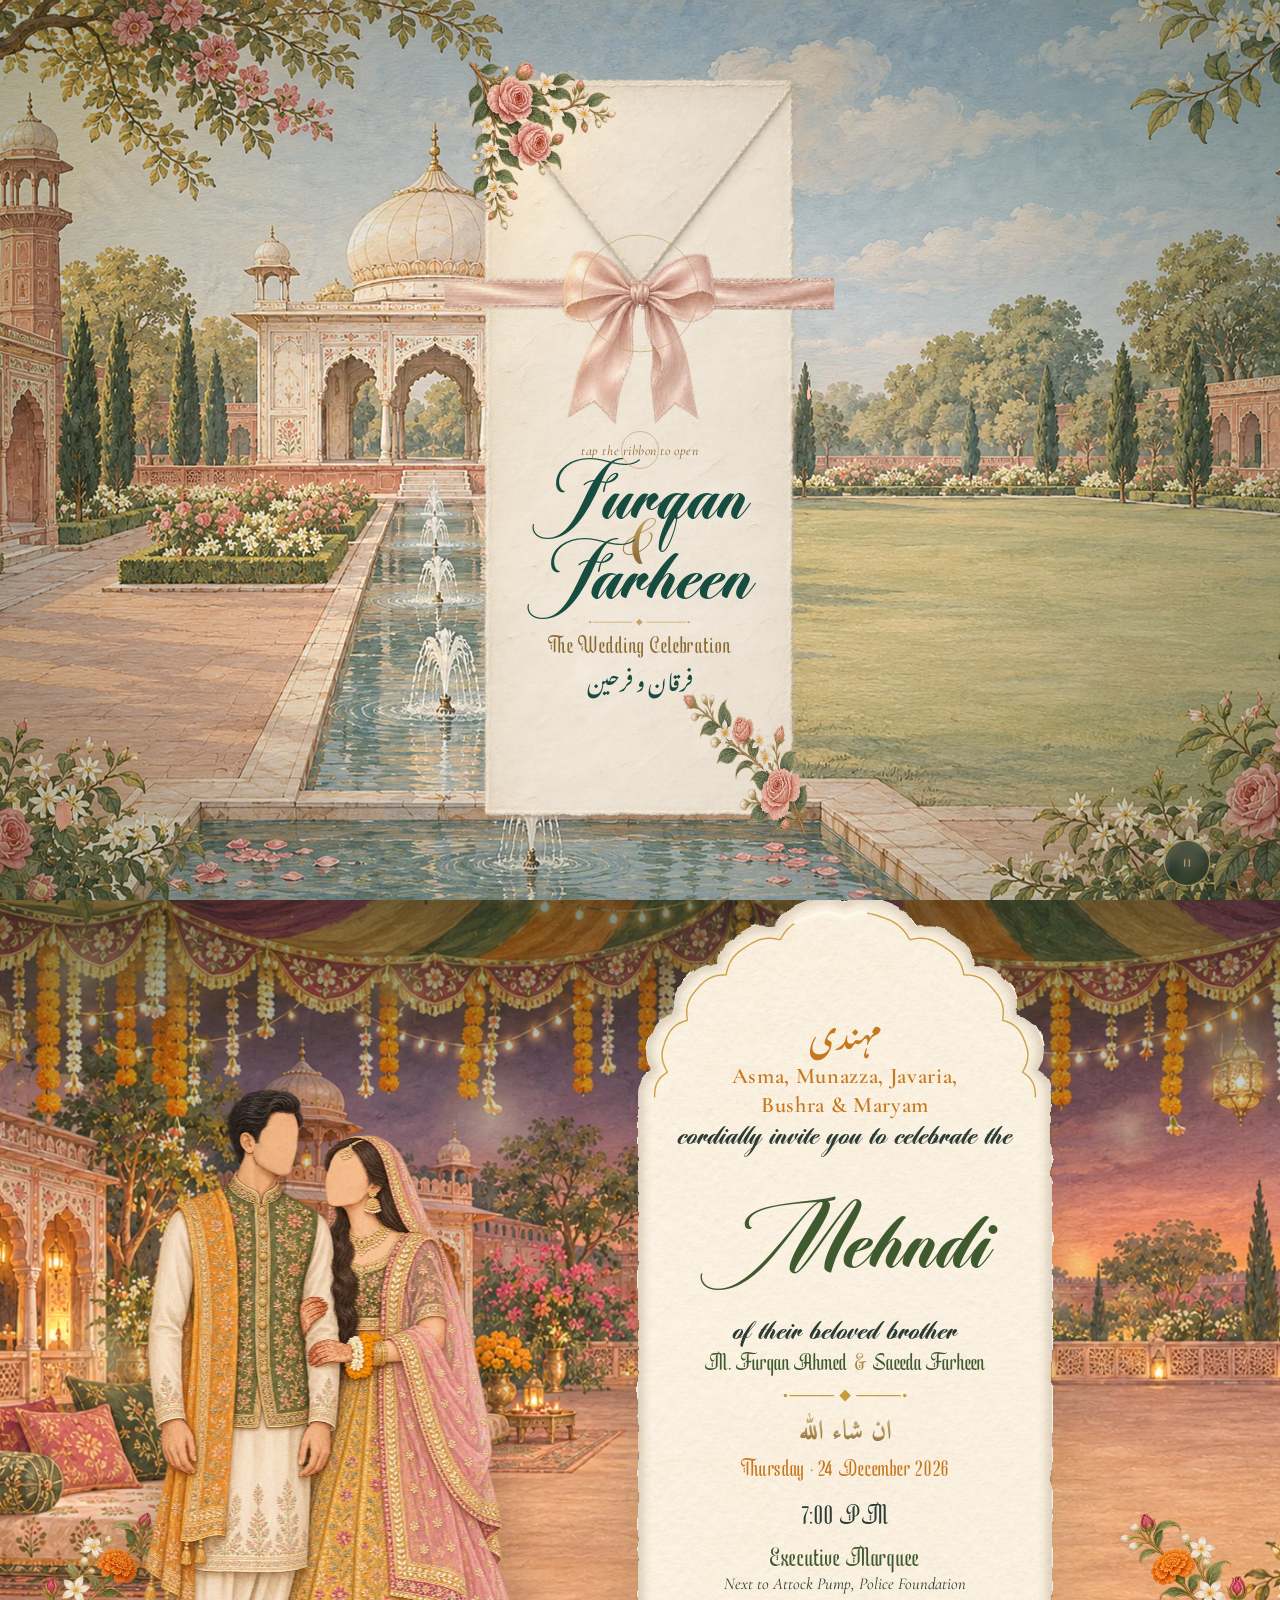
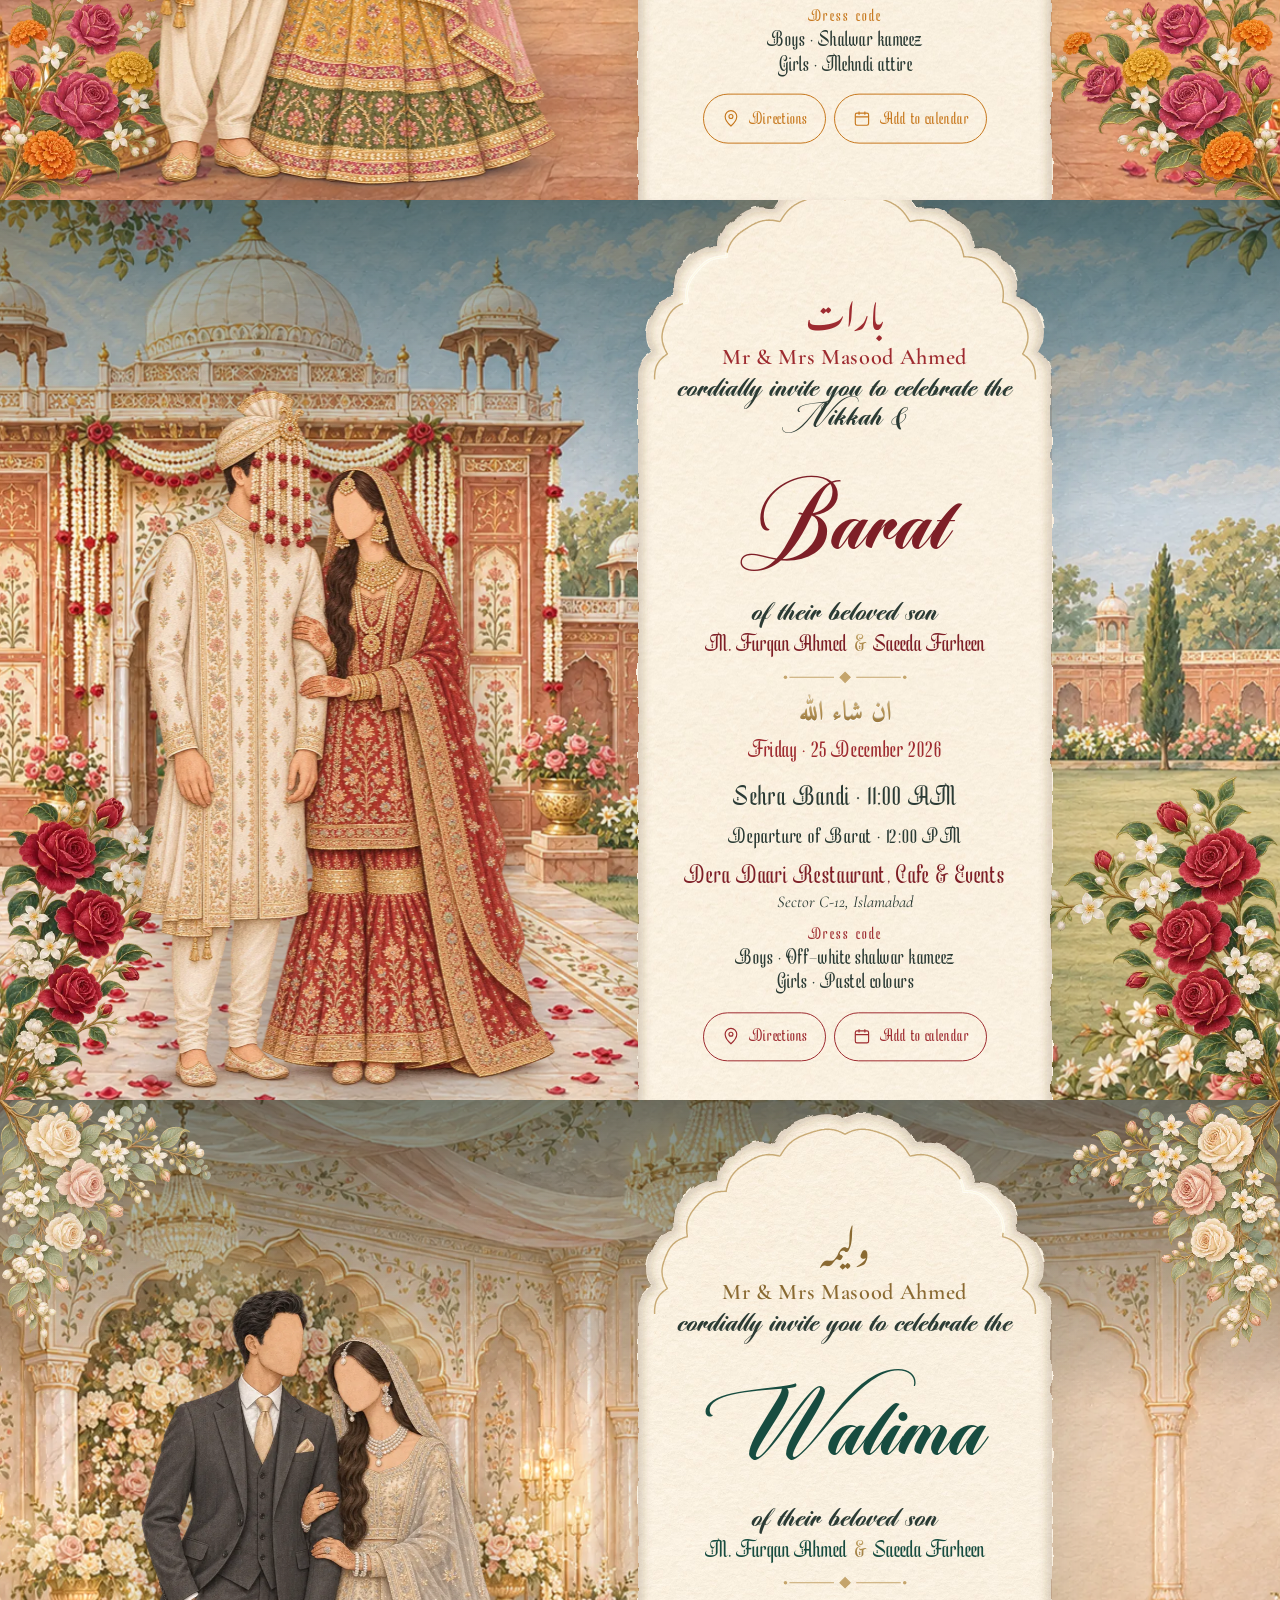
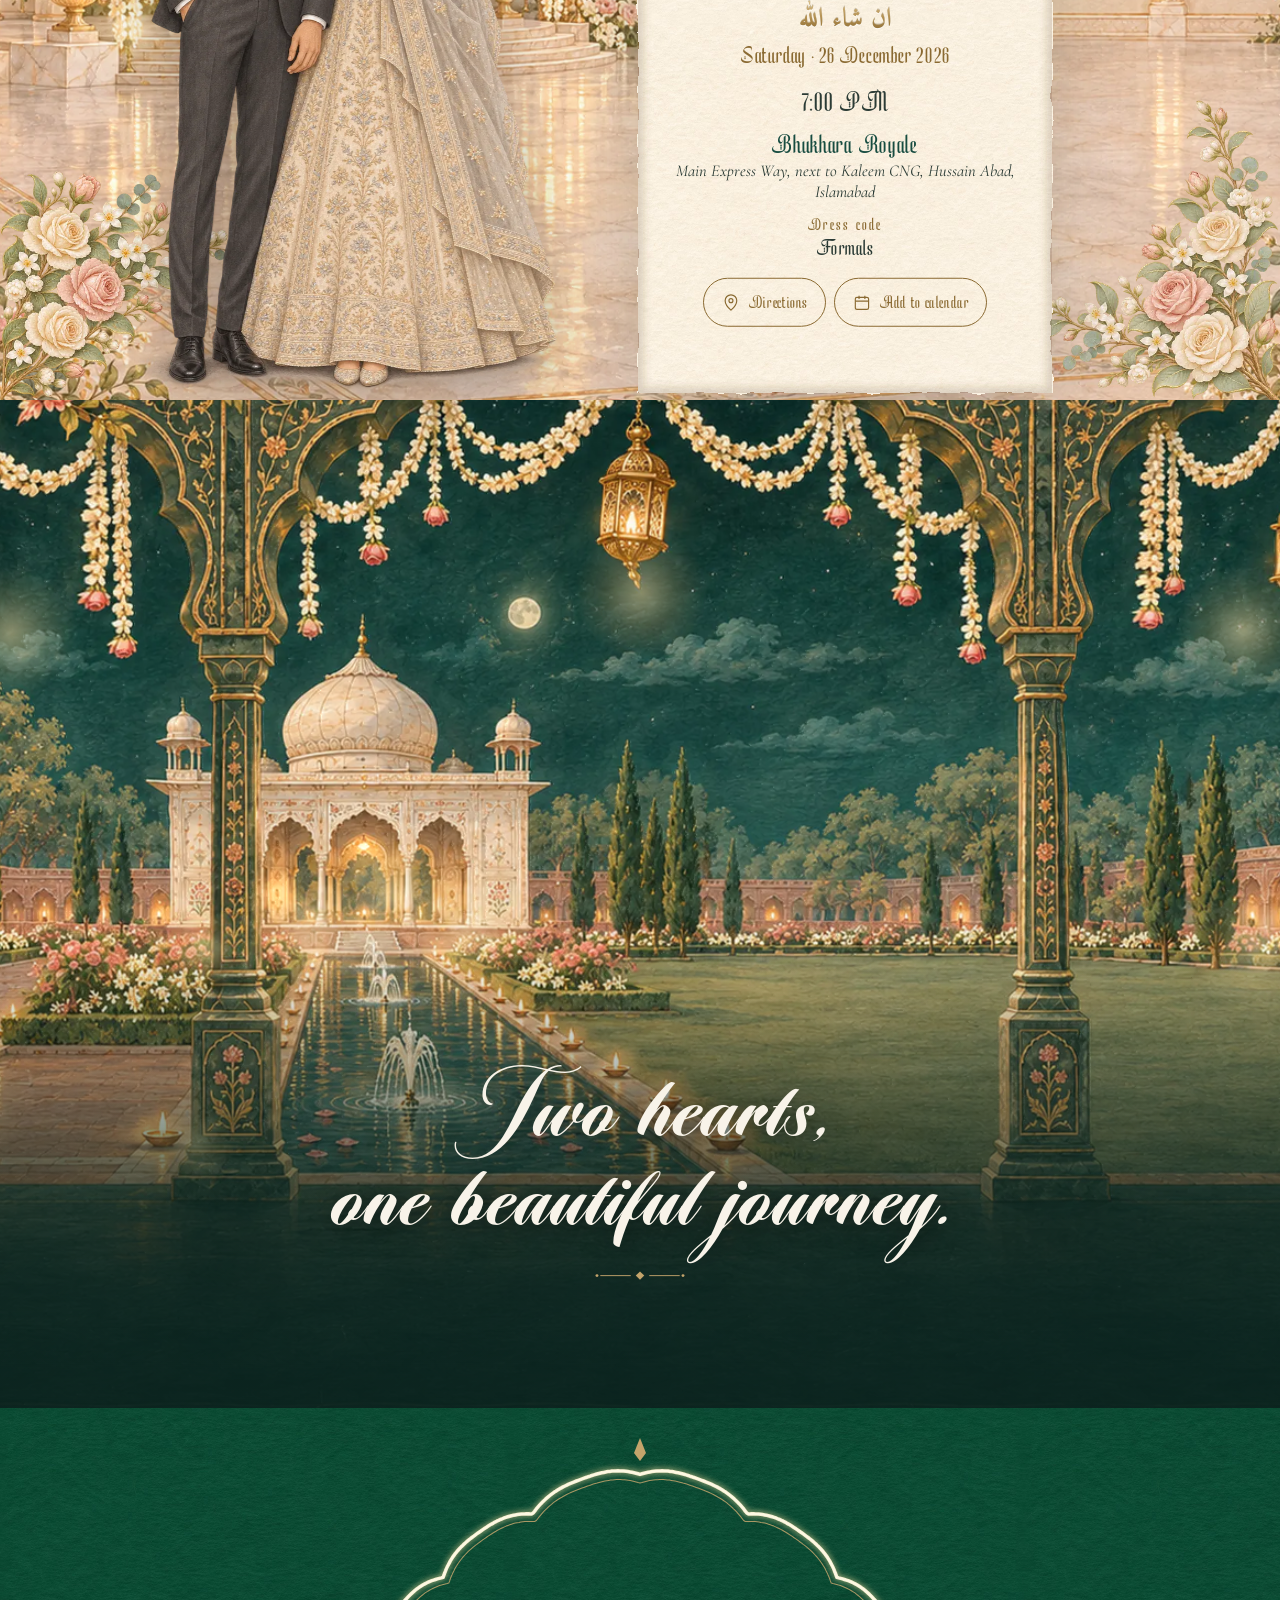
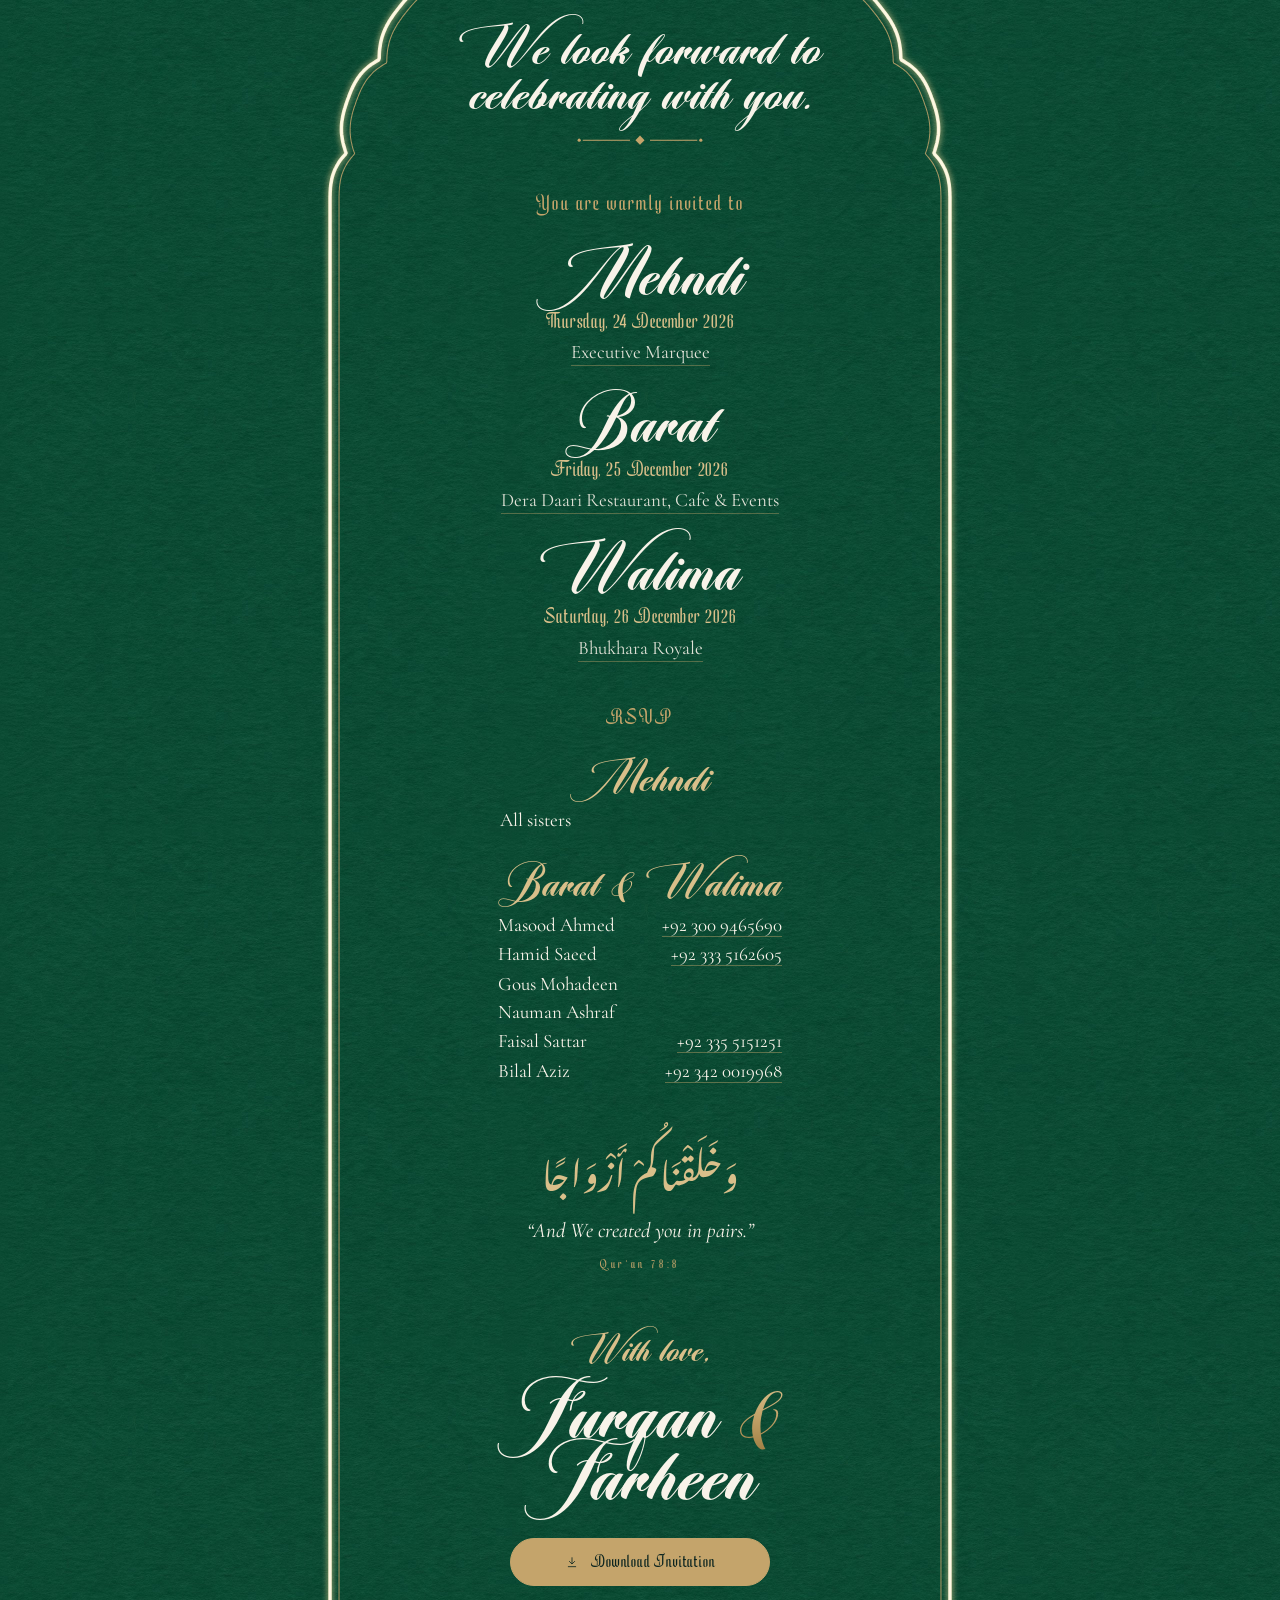
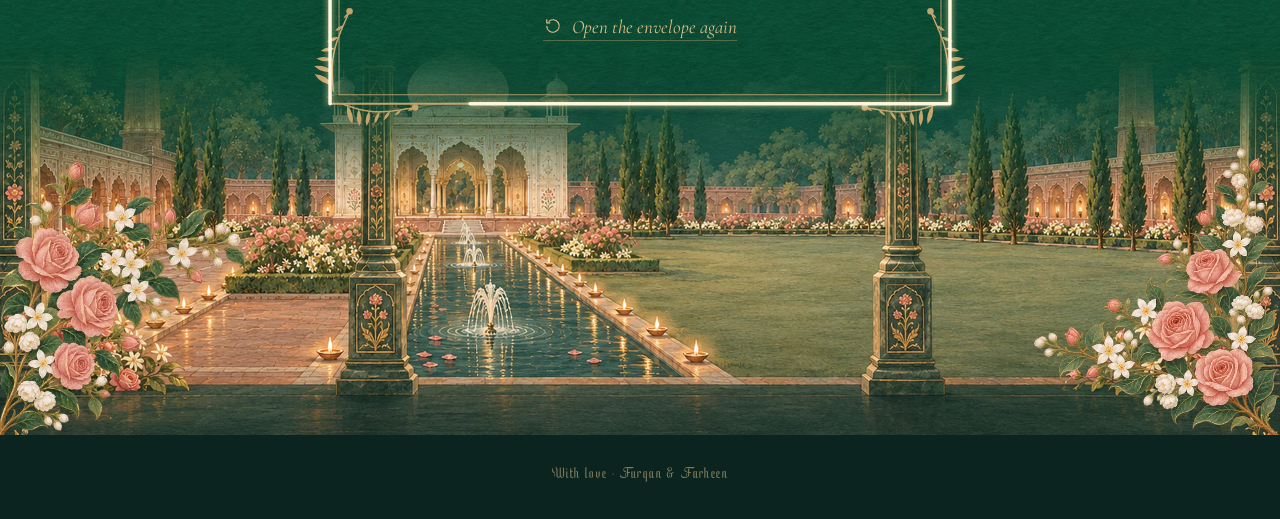
<file: index.html>
<!doctype html>
<html lang="en">
<head>
<meta charset="utf-8">

<meta name="viewport" content="width=device-width, initial-scale=1, viewport-fit=cover">
<title>Furqan &amp; Farheen — Wedding Invitation</title>
<meta name="description" content="Together with their families, Furqan &amp; Farheen joyfully invite you to celebrate their wedding — Mehndi on Thursday 24 December 2026, Barat on Friday 25 December 2026, Walima on Saturday 26 December 2026.">
<meta name="theme-color" content="#0B241F">
<meta property="og:title" content="Furqan &amp; Farheen — Wedding Invitation">
<meta property="og:description" content="Together with their families, Furqan &amp; Farheen joyfully invite you to celebrate their wedding — Mehndi on Thursday 24 December 2026, Barat on Friday 25 December 2026, Walima on Saturday 26 December 2026.">
<meta property="og:image" content="https://furqan-farheen.github.io/assets/og.jpg">
<meta property="og:image:width" content="1200"><meta property="og:image:height" content="630">
<link rel="icon" href="assets/icon.png">
<link rel="preload" href="fonts/Cormorant-Regular.woff2" as="font" type="font/woff2" crossorigin>
<link rel="stylesheet" href="style.css?v=9ef61472">
<noscript><style>#loader,#intro,#cursor,#cursor-ring,#sound,#motion,.replay,.cue{display:none!important} body.locked{overflow:auto;height:auto}
.arch .content{background:rgba(248,243,233,.95);border-radius:50% 50% 4px 4px/24% 24% 4px 4px;box-shadow:0 18px 40px rgba(14,47,40,.18)}</style></noscript>
</head>
<body class="locked">
<svg width="0" height="0" style="position:absolute" aria-hidden="true"><defs>
  <pattern id="ivoryPat" patternUnits="userSpaceOnUse" width="512" height="512"><image href="assets/v3/ivory_tile.jpg" width="512" height="512"/></pattern>
  <filter id="rough" x="-5%" y="-5%" width="110%" height="110%"><feTurbulence type="fractalNoise" baseFrequency=".045" numOctaves="3" seed="4"/>
    <feDisplacementMap in="SourceGraphic" scale="7" xChannelSelector="R" yChannelSelector="G"/></filter>
  <filter id="lipblur"><feGaussianBlur stdDeviation="4"/></filter></defs></svg>
<div id="loader"><div class="in"><div class="mono">F<i>&amp;</i>F</div><div class="rule"><b></b></div><div class="count">000</div></div></div>
<div id="cursor"></div><div id="cursor-ring"><span class="lbl"></span></div>
<div id="intro"><div class="veil"></div><div id="card"><img class="lyr body" src="assets/v3/env2_env_body.webp" alt=""><img class="lyr flap" src="assets/v3/env2_env_flap.webp" alt=""><div class="txtgrp"><div class="txt n" style="top:51.80%">Furqan</div><div class="txt a" style="top:57.39%">&amp;</div><div class="txt n" style="top:61.27%">Farheen</div><div class="txt" style="top:69.47%"><svg class="orn" viewBox="-49.0 -5 98.0 10" aria-hidden="true" style="width:26%"><line x1="-45.0" y1="0" x2="-7" y2="0"/><line x1="7" y1="0" x2="45.0" y2="0"/><path class="dot" d="M-3.2 0 L0 -3.2 L3.2 0 L0 3.2Z"/><circle class="dot" cx="-47.5" cy="0" r="1.1"/><circle class="dot" cx="47.5" cy="0" r="1.1"/></svg></div><div class="txt cel caps" style="top:72.00%">The Wedding Celebration</div><div class="txt urdu ur" style="top:74.32%">فرقان و فرحین</div><div class="txt guest" hidden style="top:72.54%"><span class="gfor">Specially for</span><span class="gname"></span></div></div><img class="lyr rib-l" src="assets/v3/env2_ribbon_left.webp" alt=""><img class="lyr rib-r" src="assets/v3/env2_ribbon_right.webp" alt=""><img class="lyr bow" src="assets/v3/env2_bow.webp" alt=""><img class="lyr env-fl sway tl" src="assets/v3/env2_env_flowers_tl.webp" alt=""><img class="lyr env-fl sway br" src="assets/v3/env2_env_flowers_br.webp" alt=""><div class="halo"></div><div class="txt hint" style="top:49.34%">tap the ribbon to open</div><button class="tap" aria-label="Open the invitation" data-cursor="OPEN"></button></div></div>
<main>
<section id="s-invite" class="scene" data-theme="garden">
  <picture class="paint-fallback"><source type="image/webp" media="(max-aspect-ratio: 62/100)" srcset="assets/v3/garden_p.webp"><source type="image/webp" media="(max-aspect-ratio: 105/100)" srcset="assets/v3/garden_t.webp"><source type="image/webp" srcset="assets/v3/garden_l.webp"><source media="(max-aspect-ratio: 62/100)" srcset="assets/v3/garden_p.jpg"><source media="(max-aspect-ratio: 105/100)" srcset="assets/v3/garden_t.jpg"><img data-scene="garden" src="assets/v3/garden_l.jpg" alt="" decoding="async"></picture>
  <canvas class="paint" data-scene="garden" aria-hidden="true"></canvas>
  <img class="corner sway tl" src="assets/v3/fl_garden_tl.webp" alt=""><img class="corner sway tr" src="assets/v3/fl_garden_tr.webp" alt=""><img class="corner sway bl" src="assets/v3/fl_garden_bl.webp" alt=""><img class="corner sway br" src="assets/v3/fl_garden_br.webp" alt="">
  <div class="arch"><svg class="paper" aria-hidden="true"><defs><clipPath id="ac1"><path class="a-clip"/></clipPath></defs><path class="a-fill" fill="url(#ivoryPat)" filter="url(#rough)"/><g clip-path="url(#ac1)"><path class="a-lip" fill="none" stroke="rgba(90,70,40,.22)" stroke-width="10" filter="url(#lipblur)"/></g><path class="a-gold" fill="none" stroke="var(--gold-line, #C4A46B)" opacity=".9"/><path class="a-shine" fill="none"/></svg>
    <div class="content">
      <div class="bism" data-r="fade" data-at="0" lang="ar"><span class="callig">بِسْمِ ٱللَّٰهِ</span><span class="callig">ٱلرَّحْمَٰنِ ٱلرَّحِيمِ</span></div>
      <div class="fam caps" data-r="line" data-at=".25"><span class="line"><span>Together with their families</span></span></div>
      <svg class="orn" viewBox="-34.0 -5 68.0 10" aria-hidden="true" data-r="draw" data-at=".5" data-dur="1.4"><line x1="-30.0" y1="0" x2="-7" y2="0"/><line x1="7" y1="0" x2="30.0" y2="0"/><path class="dot" d="M-3.2 0 L0 -3.2 L3.2 0 L0 3.2Z"/><circle class="dot" cx="-32.5" cy="0" r="1.1"/><circle class="dot" cx="32.5" cy="0" r="1.1"/></svg>
      <div class="name" data-r="write" data-at=".6">Furqan</div>
      <div class="amp" data-r="amp" data-at="1.3">&amp;</div>
      <div class="name" data-r="write" data-at="1.25">Farheen</div>
      <div class="inv" data-r="write" data-at="2.2"><span class="line"><span>joyfully invite you</span></span><span class="line"><span>to celebrate their wedding</span></span></div>
      <svg class="orn orn2" viewBox="-49.0 -5 98.0 10" aria-hidden="true" data-r="draw" data-at="2.8" data-dur="1.6"><line x1="-45.0" y1="0" x2="-7" y2="0"/><line x1="7" y1="0" x2="45.0" y2="0"/><path class="dot" d="M-3.2 0 L0 -3.2 L3.2 0 L0 3.2Z"/><circle class="dot" cx="-47.5" cy="0" r="1.1"/><circle class="dot" cx="47.5" cy="0" r="1.1"/></svg>
    </div>
  </div>
  <button class="cue" aria-label="Scroll"><span>SCROLL</span><i></i></button>
</section>
<section class="scene ev" id="ev-mehndi" data-theme="mehndi" style="--ink:#3F5A2E;--acc:#C7781E;--gold-line:#C99A3A">
  <div class="ev-stage">
    <picture class="paint-fallback"><source type="image/webp" media="(max-aspect-ratio: 62/100)" data-srcset="assets/v3/mehndi_p.webp"><source type="image/webp" media="(max-aspect-ratio: 105/100)" data-srcset="assets/v3/mehndi_t.webp"><source type="image/webp" data-srcset="assets/v3/mehndi_l.webp"><source media="(max-aspect-ratio: 62/100)" data-srcset="assets/v3/mehndi_p.jpg"><source media="(max-aspect-ratio: 105/100)" data-srcset="assets/v3/mehndi_t.jpg"><img data-scene="mehndi" data-src="assets/v3/mehndi_l.jpg" alt="" decoding="async"></picture>
    <canvas class="paint" data-scene="mehndi" aria-hidden="true"></canvas>
    <div class="glows" data-scene="mehndi"></div>
    <img class="corner sway bl" data-src="assets/v3/fl_mehndi_bl.webp" alt=""><img class="corner sway br" data-src="assets/v3/fl_mehndi_br.webp" alt="">
    <div class="ev-title"><span class="urdu">مہندی</span><span class="t">Mehndi</span></div>
    <img class="couple" data-src="assets/v3/couple_mehndi.webp" alt="M. Furqan Ahmed and Saeeda Farheen dressed for the Mehndi">
  </div>
  <div class="arch"><svg class="paper" aria-hidden="true"><defs><clipPath id="ac2"><path class="a-clip"/></clipPath></defs><path class="a-fill" fill="url(#ivoryPat)" filter="url(#rough)"/><g clip-path="url(#ac2)"><path class="a-lip" fill="none" stroke="rgba(90,70,40,.22)" stroke-width="10" filter="url(#lipblur)"/></g><path class="a-gold" fill="none" stroke="var(--gold-line, #C4A46B)" opacity=".9"/><path class="a-shine" fill="none"/></svg>
    <div class="content">
      <div class="evur urdu" data-r="fade" data-at=".1">مہندی</div>
      <div class="evhost caps" data-r="line" data-at=".2"><span class="line"><span>Asma, Munazza, Javaria, Bushra &amp; Maryam</span></span></div>
      <div class="evinv" data-r="fade" data-at=".35">cordially invite you to celebrate the</div>
      <div class="evname" data-r="write" data-at=".45">Mehndi</div>
      <div class="evinv" data-r="fade" data-at=".8">of their beloved brother</div>
      <div class="evcouple" data-r="fade" data-at=".95">M. Furqan Ahmed <i>&amp;</i> Saeeda Farheen</div>
      <svg class="orn" viewBox="-39.0 -5 78.0 10" aria-hidden="true" data-r="draw" data-at="1.0" data-dur="1.3"><line x1="-35.0" y1="0" x2="-7" y2="0"/><line x1="7" y1="0" x2="35.0" y2="0"/><path class="dot" d="M-3.2 0 L0 -3.2 L3.2 0 L0 3.2Z"/><circle class="dot" cx="-37.5" cy="0" r="1.1"/><circle class="dot" cx="37.5" cy="0" r="1.1"/></svg>
      <div class="insha" data-r="fade" data-at="1.05"><span class="callig">ان شاء الله</span></div>
      <div class="evdate caps" data-r="line" data-at="1.1"><span class="line"><span>Thursday · 24 December 2026</span></span></div>
      <div class="evtime" data-r="fade" data-at="1.25">7:00 PM</div>
      <div class="evvenue" data-r="fade" data-at="1.4">Executive Marquee</div>
      <div class="evaddr" data-r="fade" data-at="1.5">Next to Attock Pump, Police Foundation</div>
      <div class="evdress" data-r="fade" data-at="1.6"><span class="dlab">Dress code</span><span class="dl">Boys · Shalwar kameez</span><span class="dl">Girls · Mehndi attire</span></div>
      <div class="evbtns" data-r="fade" data-at="1.7"><a class="pill" href="https://maps.app.goo.gl/ojrh6teipkRkhT6C6" target="_blank" rel="noopener" data-cursor="MAP"><svg viewBox="0 0 24 24" fill="none" stroke="currentColor" stroke-width="1.4"><path d="M12 21s-7-6.2-7-11.5A7 7 0 0 1 19 9.5C19 14.8 12 21 12 21z"/><circle cx="12" cy="9.5" r="2.4"/></svg>Directions</a><a class="pill" href="cal/mehndi.ics" download="Mehndi-Furqan-Farheen.ics" data-cursor="SAVE"><svg viewBox="0 0 24 24" fill="none" stroke="currentColor" stroke-width="1.4"><rect x="4" y="5.5" width="16" height="14.5" rx="2"/><path d="M4 10h16M8.5 3.5v4M15.5 3.5v4"/></svg>Add to calendar</a></div>
    </div>
  </div>
</section>
<section class="scene ev" id="ev-barat" data-theme="barat" style="--ink:#7E1F27;--acc:#9E2B30;--gold-line:#C4A46B">
  <div class="ev-stage">
    <picture class="paint-fallback"><source type="image/webp" media="(max-aspect-ratio: 62/100)" data-srcset="assets/v3/barat_p.webp"><source type="image/webp" media="(max-aspect-ratio: 105/100)" data-srcset="assets/v3/barat_t.webp"><source type="image/webp" data-srcset="assets/v3/barat_l.webp"><source media="(max-aspect-ratio: 62/100)" data-srcset="assets/v3/barat_p.jpg"><source media="(max-aspect-ratio: 105/100)" data-srcset="assets/v3/barat_t.jpg"><img data-scene="barat" data-src="assets/v3/barat_l.jpg" alt="" decoding="async"></picture>
    <canvas class="paint" data-scene="barat" aria-hidden="true"></canvas>
    <div class="glows" data-scene="barat"></div>
    <img class="corner sway bl" data-src="assets/v3/fl_barat_bl.webp" alt=""><img class="corner sway br" data-src="assets/v3/fl_barat_br.webp" alt="">
    <div class="ev-title"><span class="urdu">بارات</span><span class="t">Barat</span></div>
    <img class="couple" data-src="assets/v3/couple_barat.webp" alt="M. Furqan Ahmed and Saeeda Farheen dressed for the Barat">
  </div>
  <div class="arch"><svg class="paper" aria-hidden="true"><defs><clipPath id="ac3"><path class="a-clip"/></clipPath></defs><path class="a-fill" fill="url(#ivoryPat)" filter="url(#rough)"/><g clip-path="url(#ac3)"><path class="a-lip" fill="none" stroke="rgba(90,70,40,.22)" stroke-width="10" filter="url(#lipblur)"/></g><path class="a-gold" fill="none" stroke="var(--gold-line, #C4A46B)" opacity=".9"/><path class="a-shine" fill="none"/></svg>
    <div class="content">
      <div class="evur urdu" data-r="fade" data-at=".1">بارات</div>
      <div class="evhost caps" data-r="line" data-at=".2"><span class="line"><span>Mr &amp; Mrs Masood Ahmed</span></span></div>
      <div class="evinv" data-r="fade" data-at=".35">cordially invite you to celebrate the Nikkah &amp;</div>
      <div class="evname" data-r="write" data-at=".45">Barat</div>
      <div class="evinv" data-r="fade" data-at=".8">of their beloved son</div>
      <div class="evcouple" data-r="fade" data-at=".95">M. Furqan Ahmed <i>&amp;</i> Saeeda Farheen</div>
      <svg class="orn" viewBox="-39.0 -5 78.0 10" aria-hidden="true" data-r="draw" data-at="1.0" data-dur="1.3"><line x1="-35.0" y1="0" x2="-7" y2="0"/><line x1="7" y1="0" x2="35.0" y2="0"/><path class="dot" d="M-3.2 0 L0 -3.2 L3.2 0 L0 3.2Z"/><circle class="dot" cx="-37.5" cy="0" r="1.1"/><circle class="dot" cx="37.5" cy="0" r="1.1"/></svg>
      <div class="insha" data-r="fade" data-at="1.05"><span class="callig">ان شاء الله</span></div>
      <div class="evdate caps" data-r="line" data-at="1.1"><span class="line"><span>Friday · 25 December 2026</span></span></div>
      <div class="evtime" data-r="fade" data-at="1.25">Sehra Bandi · 11:00 AM</div><div class="evtime2" data-r="fade" data-at="1.3">Departure of Barat · 12:00 PM</div>
      <div class="evvenue" data-r="fade" data-at="1.4">Dera Daari Restaurant, Cafe &amp; Events</div>
      <div class="evaddr" data-r="fade" data-at="1.5">Sector C-12, Islamabad</div>
      <div class="evdress" data-r="fade" data-at="1.6"><span class="dlab">Dress code</span><span class="dl">Boys · Off-white shalwar kameez</span><span class="dl">Girls · Pastel colours</span></div>
      <div class="evbtns" data-r="fade" data-at="1.7"><a class="pill" href="https://maps.app.goo.gl/GpAJj2evRmbhUEYh8" target="_blank" rel="noopener" data-cursor="MAP"><svg viewBox="0 0 24 24" fill="none" stroke="currentColor" stroke-width="1.4"><path d="M12 21s-7-6.2-7-11.5A7 7 0 0 1 19 9.5C19 14.8 12 21 12 21z"/><circle cx="12" cy="9.5" r="2.4"/></svg>Directions</a><a class="pill" href="cal/barat.ics" download="Barat-Furqan-Farheen.ics" data-cursor="SAVE"><svg viewBox="0 0 24 24" fill="none" stroke="currentColor" stroke-width="1.4"><rect x="4" y="5.5" width="16" height="14.5" rx="2"/><path d="M4 10h16M8.5 3.5v4M15.5 3.5v4"/></svg>Add to calendar</a></div>
    </div>
  </div>
</section>
<section class="scene ev" id="ev-walima" data-theme="walima" style="--ink:#174C40;--acc:#8A6A32;--gold-line:#C4A46B">
  <div class="ev-stage">
    <picture class="paint-fallback"><source type="image/webp" media="(max-aspect-ratio: 62/100)" data-srcset="assets/v3/walima_p.webp"><source type="image/webp" media="(max-aspect-ratio: 105/100)" data-srcset="assets/v3/walima_t.webp"><source type="image/webp" data-srcset="assets/v3/walima_l.webp"><source media="(max-aspect-ratio: 62/100)" data-srcset="assets/v3/walima_p.jpg"><source media="(max-aspect-ratio: 105/100)" data-srcset="assets/v3/walima_t.jpg"><img data-scene="walima" data-src="assets/v3/walima_l.jpg" alt="" decoding="async"></picture>
    <canvas class="paint" data-scene="walima" aria-hidden="true"></canvas>
    <div class="glows" data-scene="walima"></div>
    <img class="corner sway tl" data-src="assets/v3/fl_walima_tl.webp" alt=""><img class="corner sway tr" data-src="assets/v3/fl_walima_tr.webp" alt=""><img class="corner sway bl" data-src="assets/v3/fl_walima_bl.webp" alt=""><img class="corner sway br" data-src="assets/v3/fl_walima_br.webp" alt="">
    <div class="ev-title"><span class="urdu">ولیمہ</span><span class="t">Walima</span></div>
    <img class="couple" data-src="assets/v3/couple_walima.webp" alt="M. Furqan Ahmed and Saeeda Farheen dressed for the Walima">
  </div>
  <div class="arch"><svg class="paper" aria-hidden="true"><defs><clipPath id="ac4"><path class="a-clip"/></clipPath></defs><path class="a-fill" fill="url(#ivoryPat)" filter="url(#rough)"/><g clip-path="url(#ac4)"><path class="a-lip" fill="none" stroke="rgba(90,70,40,.22)" stroke-width="10" filter="url(#lipblur)"/></g><path class="a-gold" fill="none" stroke="var(--gold-line, #C4A46B)" opacity=".9"/><path class="a-shine" fill="none"/></svg>
    <div class="content">
      <div class="evur urdu" data-r="fade" data-at=".1">ولیمہ</div>
      <div class="evhost caps" data-r="line" data-at=".2"><span class="line"><span>Mr &amp; Mrs Masood Ahmed</span></span></div>
      <div class="evinv" data-r="fade" data-at=".35">cordially invite you to celebrate the</div>
      <div class="evname" data-r="write" data-at=".45">Walima</div>
      <div class="evinv" data-r="fade" data-at=".8">of their beloved son</div>
      <div class="evcouple" data-r="fade" data-at=".95">M. Furqan Ahmed <i>&amp;</i> Saeeda Farheen</div>
      <svg class="orn" viewBox="-39.0 -5 78.0 10" aria-hidden="true" data-r="draw" data-at="1.0" data-dur="1.3"><line x1="-35.0" y1="0" x2="-7" y2="0"/><line x1="7" y1="0" x2="35.0" y2="0"/><path class="dot" d="M-3.2 0 L0 -3.2 L3.2 0 L0 3.2Z"/><circle class="dot" cx="-37.5" cy="0" r="1.1"/><circle class="dot" cx="37.5" cy="0" r="1.1"/></svg>
      <div class="insha" data-r="fade" data-at="1.05"><span class="callig">ان شاء الله</span></div>
      <div class="evdate caps" data-r="line" data-at="1.1"><span class="line"><span>Saturday · 26 December 2026</span></span></div>
      <div class="evtime" data-r="fade" data-at="1.25">7:00 PM</div>
      <div class="evvenue" data-r="fade" data-at="1.4">Bhukhara Royale</div>
      <div class="evaddr" data-r="fade" data-at="1.5">Main Express Way, next to Kaleem CNG, Hussain Abad, Islamabad</div>
      <div class="evdress" data-r="fade" data-at="1.6"><span class="dlab">Dress code</span><span class="dl">Formals</span></div>
      <div class="evbtns" data-r="fade" data-at="1.7"><a class="pill" href="https://maps.app.goo.gl/44yGAfGsgHFQSAZYA" target="_blank" rel="noopener" data-cursor="MAP"><svg viewBox="0 0 24 24" fill="none" stroke="currentColor" stroke-width="1.4"><path d="M12 21s-7-6.2-7-11.5A7 7 0 0 1 19 9.5C19 14.8 12 21 12 21z"/><circle cx="12" cy="9.5" r="2.4"/></svg>Directions</a><a class="pill" href="cal/walima.ics" download="Walima-Furqan-Farheen.ics" data-cursor="SAVE"><svg viewBox="0 0 24 24" fill="none" stroke="currentColor" stroke-width="1.4"><rect x="4" y="5.5" width="16" height="14.5" rx="2"/><path d="M4 10h16M8.5 3.5v4M15.5 3.5v4"/></svg>Add to calendar</a></div>
    </div>
  </div>
</section>
<section id="s-night" class="scene dark" data-theme="night">
  <picture class="paint-fallback"><source type="image/webp" media="(max-aspect-ratio: 62/100)" data-srcset="assets/v3/night_p.webp"><source type="image/webp" media="(max-aspect-ratio: 105/100)" data-srcset="assets/v3/night_t.webp"><source type="image/webp" data-srcset="assets/v3/night_l.webp"><source media="(max-aspect-ratio: 62/100)" data-srcset="assets/v3/night_p.jpg"><source media="(max-aspect-ratio: 105/100)" data-srcset="assets/v3/night_t.jpg"><img data-scene="night" data-src="assets/v3/night_l.jpg" alt="" decoding="async"></picture>
  <canvas class="paint" data-scene="night" aria-hidden="true"></canvas>
  <div class="glows" data-scene="night"></div>
  <div class="msg"><div data-r="write" data-at=".4"><span class="line"><span>Two hearts,</span></span><span class="line"><span>one beautiful journey.</span></span></div>
  <svg class="orn" viewBox="-34.0 -5 68.0 10" aria-hidden="true" data-r="draw" data-at="1.4"><line x1="-30.0" y1="0" x2="-7" y2="0"/><line x1="7" y1="0" x2="30.0" y2="0"/><path class="dot" d="M-3.2 0 L0 -3.2 L3.2 0 L0 3.2Z"/><circle class="dot" cx="-32.5" cy="0" r="1.1"/><circle class="dot" cx="32.5" cy="0" r="1.1"/></svg></div>
</section>
<section id="s-rsvp" class="dark" data-theme="garden">
  <div class="card">
    <svg class="frame" aria-hidden="true"></svg>
    <div class="lead" data-r="write" data-at=".2"><span class="line"><span>We look forward to</span></span><span class="line"><span>celebrating with you.</span></span></div>
    <svg class="orn" viewBox="-44.0 -5 88.0 10" aria-hidden="true" style="width:clamp(90px,14vmin,140px);margin-top:.6em" data-r="draw" data-at=".6"><line x1="-40.0" y1="0" x2="-7" y2="0"/><line x1="7" y1="0" x2="40.0" y2="0"/><path class="dot" d="M-3.2 0 L0 -3.2 L3.2 0 L0 3.2Z"/><circle class="dot" cx="-42.5" cy="0" r="1.1"/><circle class="dot" cx="42.5" cy="0" r="1.1"/></svg>
    <div class="lab" data-r="fade" data-at=".85">You are warmly invited to</div>
    <div class="recap"><a class="rc" href="https://maps.app.goo.gl/ojrh6teipkRkhT6C6" target="_blank" rel="noopener" data-cursor="MAP" data-r="fade" data-at="1.0">
      <span class="rcn">Mehndi</span><span class="rcd">Thursday, 24 December 2026</span><span class="rcv">Executive Marquee</span></a><a class="rc" href="https://maps.app.goo.gl/GpAJj2evRmbhUEYh8" target="_blank" rel="noopener" data-cursor="MAP" data-r="fade" data-at="1.15">
      <span class="rcn">Barat</span><span class="rcd">Friday, 25 December 2026</span><span class="rcv">Dera Daari Restaurant, Cafe &amp; Events</span></a><a class="rc" href="https://maps.app.goo.gl/44yGAfGsgHFQSAZYA" target="_blank" rel="noopener" data-cursor="MAP" data-r="fade" data-at="1.3">
      <span class="rcn">Walima</span><span class="rcd">Saturday, 26 December 2026</span><span class="rcv">Bhukhara Royale</span></a></div>
    <div class="lab" data-r="fade" data-at="1.6">RSVP</div><div class="rsvps" data-r="fade" data-at="1.7"><div class="rg"><div class="rgt">Mehndi</div><div class="rp"><span>All sisters</span></div></div><div class="rg"><div class="rgt">Barat &amp; Walima</div><div class="rp"><span>Masood Ahmed</span><a href="tel:+923009465690" data-cursor="CALL">+92 300 9465690</a></div><div class="rp"><span>Hamid Saeed</span><a href="tel:+923335162605" data-cursor="CALL">+92 333 5162605</a></div><div class="rp"><span>Gous Mohadeen</span></div><div class="rp"><span>Nauman Ashraf</span></div><div class="rp"><span>Faisal Sattar</span><a href="tel:+923355151251" data-cursor="CALL">+92 335 5151251</a></div><div class="rp"><span>Bilal Aziz</span><a href="tel:+923420019968" data-cursor="CALL">+92 342 0019968</a></div></div></div>
    <div class="verse" data-r="fade" data-at="1.9"><div class="ar urdu">وَخَلَقْنَاكُمْ أَزْوَاجًا</div><div class="en">“And We created you in pairs.”</div><div class="ref caps">Qur&#x27;an 78:8</div></div>
    <div class="soft" data-r="fade" data-at="2" style="margin-top:1.6em;font-size:1.15em">With love,</div>
    <div class="sign" data-r="fade" data-at="2.15">Furqan <i>&amp;</i> Farheen</div>
    <a class="btn solid" href="invitations/Furqan-Farheen-Invitation.pdf" download data-cursor="SAVE" data-r="fade" data-at="2.4" style="margin-top:1.6em"><svg viewBox="0 0 24 24" fill="none" stroke="currentColor" stroke-width="1.4"><path d="M12 4v11M7 10.5l5 5 5-5M5 20h14"/></svg>Download Invitation</a>
    <button class="replay" type="button" data-cursor="REPLAY" data-r="fade" data-at="2.6"><svg viewBox="0 0 24 24" fill="none" stroke="currentColor" stroke-width="1.4"><path d="M4.5 12a7.5 7.5 0 1 0 2.2-5.3M4.5 4v4.2h4.2"/></svg>Open the envelope again</button>
  </div>
  <div class="strip">
    <img class="sky" alt="">
    <img class="corner sway bl" data-src="assets/v3/fl_garden_bl.webp" alt=""><img class="corner sway br" data-src="assets/v3/fl_garden_br.webp" alt="">
  </div>
</section></main>
<footer>With love · Furqan &amp; Farheen</footer>
<canvas id="fx" aria-hidden="true"></canvas>
<audio id="music" src="assets/music3.mp3" preload="none" loop></audio>
<button id="sound" aria-label="Music on or off" data-cursor="SOUND"><i></i><i></i><i></i><i></i></button>
<button id="motion" aria-label="Pause animation" aria-pressed="false" data-cursor="MOTION"><svg viewBox="0 0 24 24" fill="none" stroke="currentColor" stroke-width="1.5"><path class="pz" d="M9 7v10M15 7v10"/><path class="pl" d="M9 7l8 5-8 5z"/></svg></button>
<script>window.LIGHTS = {"night_p": [[0.1744, 0.0083, 1.2], [0.4179, 0.4355, 1.17], [0.5923, 0.4355, 1.14], [0.5154, 0.4166, 1.13], [0.8179, 0.2331, 1.04], [0.1205, 0.0367, 1.04], [0.5077, 0.1609, 1.04], [0.7974, 0.5811, 1.02], [0.8487, 0.6095, 1.01], [0.9051, 0.445, 1.0], [0.1974, 0.3834, 1.0], [0.1692, 0.0414, 0.99], [0.1795, 0.232, 0.99], [0.2179, 0.0426, 0.99], [0.8282, 0.445, 0.98], [0.3359, 0.4462, 0.98]], "mehndi_p": [[0.2, 0.3893, 1.2], [0.2026, 0.3633, 1.2], [0.4077, 0.1787, 1.2], [0.5923, 0.084, 1.2], [0.2513, 0.1621, 1.18], [0.4513, 0.3799, 1.18], [0.1846, 0.1858, 1.18], [0.7, 0.3834, 1.16], [0.4051, 0.3763, 1.15], [0.8154, 0.3574, 1.15], [0.4718, 0.1728, 1.14], [0.0256, 0.0, 1.13], [0.1282, 0.0817, 1.13], [0.0769, 0.1728, 1.12], [0.7795, 0.1716, 1.11], [0.2077, 0.1053, 1.11]], "walima_p": [[0.5846, 0.1219, 1.2], [0.0897, 0.3373, 1.2], [0.5179, 0.3172, 1.2], [0.3564, 0.2178, 1.19], [0.8256, 0.1645, 1.16], [0.4077, 0.2355, 1.15], [0.8769, 0.0272, 1.1], [0.2513, 0.1479, 1.1], [0.6462, 0.129, 1.08], [0.9795, 0.3515, 1.06], [0.3333, 0.0059, 1.05], [0.3949, 0.3763, 1.05], [0.3359, 0.3243, 1.03], [0.9487, 0.329, 1.02], [0.4205, 0.013, 1.01], [0.1667, 0.3811, 1.0]], "night_t": [[0.0996, 0.0571, 1.2], [0.1074, 0.1011, 1.18], [0.1699, 0.0205, 1.11], [0.1641, 0.0513, 1.05], [0.5449, 0.4849, 1.03], [0.4004, 0.4863, 0.97], [0.5078, 0.1802, 0.95], [0.2812, 0.6958, 0.95], [0.4668, 0.4585, 0.93], [0.0859, 0.5039, 0.93], [0.9551, 0.1187, 0.93], [0.7168, 0.6606, 0.93], [0.3066, 0.665, 0.92], [0.0293, 0.501, 0.92], [0.8906, 0.0703, 0.92], [0.8164, 0.0645, 0.9]], "mehndi_t": [[0.1367, 0.082, 1.2], [0.5801, 0.0776, 1.09], [0.1699, 0.4028, 1.04], [0.9336, 0.1948, 1.01], [0.2793, 0.3779, 0.99], [0.332, 0.1084, 0.95], [0.9609, 0.4761, 0.95], [0.0488, 0.479, 0.94], [0.3711, 0.3896, 0.94], [0.1523, 0.2021, 0.94], [0.6836, 0.4028, 0.91], [0.4102, 0.3926, 0.89], [0.3262, 0.394, 0.88], [0.9551, 0.1099, 0.88], [0.877, 0.1597, 0.87], [0.5547, 0.4028, 0.87]], "walima_t": [[0.5684, 0.1494, 1.2], [0.0957, 0.3999, 1.2], [0.1582, 0.457, 1.2], [0.8398, 0.2036, 1.2], [0.2363, 0.1787, 1.18], [0.0215, 0.5112, 1.12], [0.0645, 0.0264, 1.1], [0.084, 0.353, 1.1], [0.3418, 0.2461, 1.06], [0.9453, 0.019, 1.05], [0.2051, 0.3486, 1.05], [0.4688, 0.3735, 1.04], [0.4785, 0.4043, 1.03], [0.3828, 0.2798, 1.0], [0.4277, 0.4541, 1.0], [0.0449, 0.0747, 1.0]], "night_l": [[0.0551, 0.1437, 1.2], [0.3164, 0.5271, 1.2], [0.8367, 0.2292, 1.17], [0.1488, 0.2313, 1.15], [0.4031, 0.5292, 1.15], [0.5004, 0.1917, 1.14], [0.0973, 0.5542, 1.07], [0.3609, 0.4875, 1.07], [0.1207, 0.6958, 1.07], [0.9586, 0.5417, 1.06], [0.8438, 0.5437, 1.0], [0.9105, 0.5437, 0.95], [0.252, 0.7396, 0.94], [0.102, 0.0729, 0.94], [0.1195, 0.425, 0.94], [0.2566, 0.5458, 0.92]], "mehndi_l": [[0.9902, 0.0521, 1.2], [0.0645, 0.5021, 1.18], [0.1688, 0.5042, 1.14], [0.1477, 0.075, 1.05], [0.873, 0.1667, 1.04], [0.2754, 0.4646, 1.02], [0.6199, 0.4979, 1.02], [0.2027, 0.0792, 1.0], [0.4066, 0.2417, 1.0], [0.5719, 0.0646, 0.97], [0.3152, 0.4896, 0.96], [0.382, 0.4875, 0.95], [0.8051, 0.2562, 0.95], [0.75, 0.4479, 0.95], [0.348, 0.0979, 0.93], [0.2812, 0.5958, 0.92]], "walima_l": [[0.2355, 0.2021, 1.2], [0.8707, 0.2125, 1.2], [0.3574, 0.5521, 1.19], [0.45, 0.4583, 1.19], [0.5437, 0.1292, 1.18], [0.3457, 0.275, 1.09], [0.1277, 0.4917, 1.05], [0.1828, 0.5854, 1.02], [0.2367, 0.4313, 1.01], [0.0398, 0.6708, 0.95], [0.0551, 0.5979, 0.93], [0.9187, 0.0, 0.91], [0.3141, 0.4875, 0.91], [0.9129, 0.4604, 0.88], [0.2988, 0.5687, 0.81], [0.0469, 0.0187, 0.8]]};</script>
<script src="vendor/gsap.min.js"></script>
<script src="vendor/ScrollTrigger.min.js"></script>
<script src="vendor/lenis.min.js"></script>
<script src="app.js?v=d1e6b1ca"></script>
<script>window.FXSRC = new URL('petals3d.js?v=32b64acc', document.baseURI).href;</script>
</body>
</html>
</file>
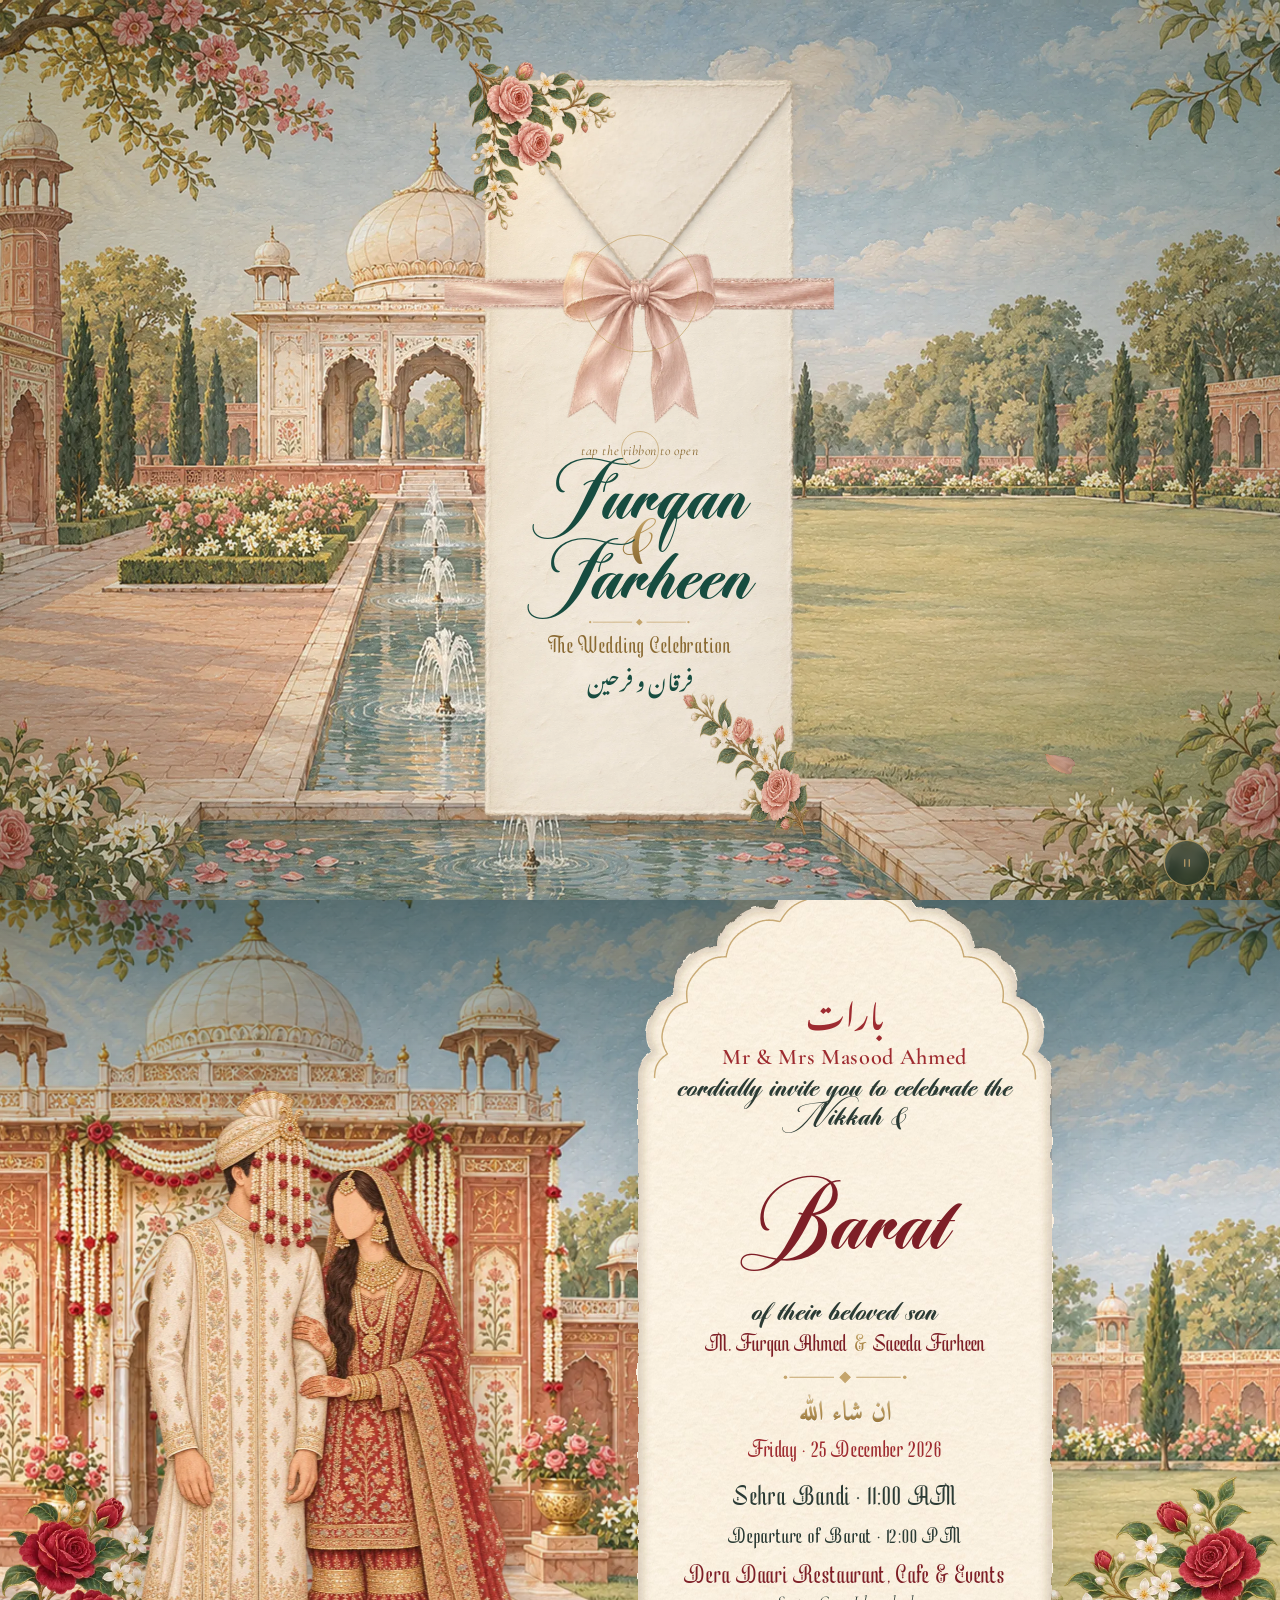
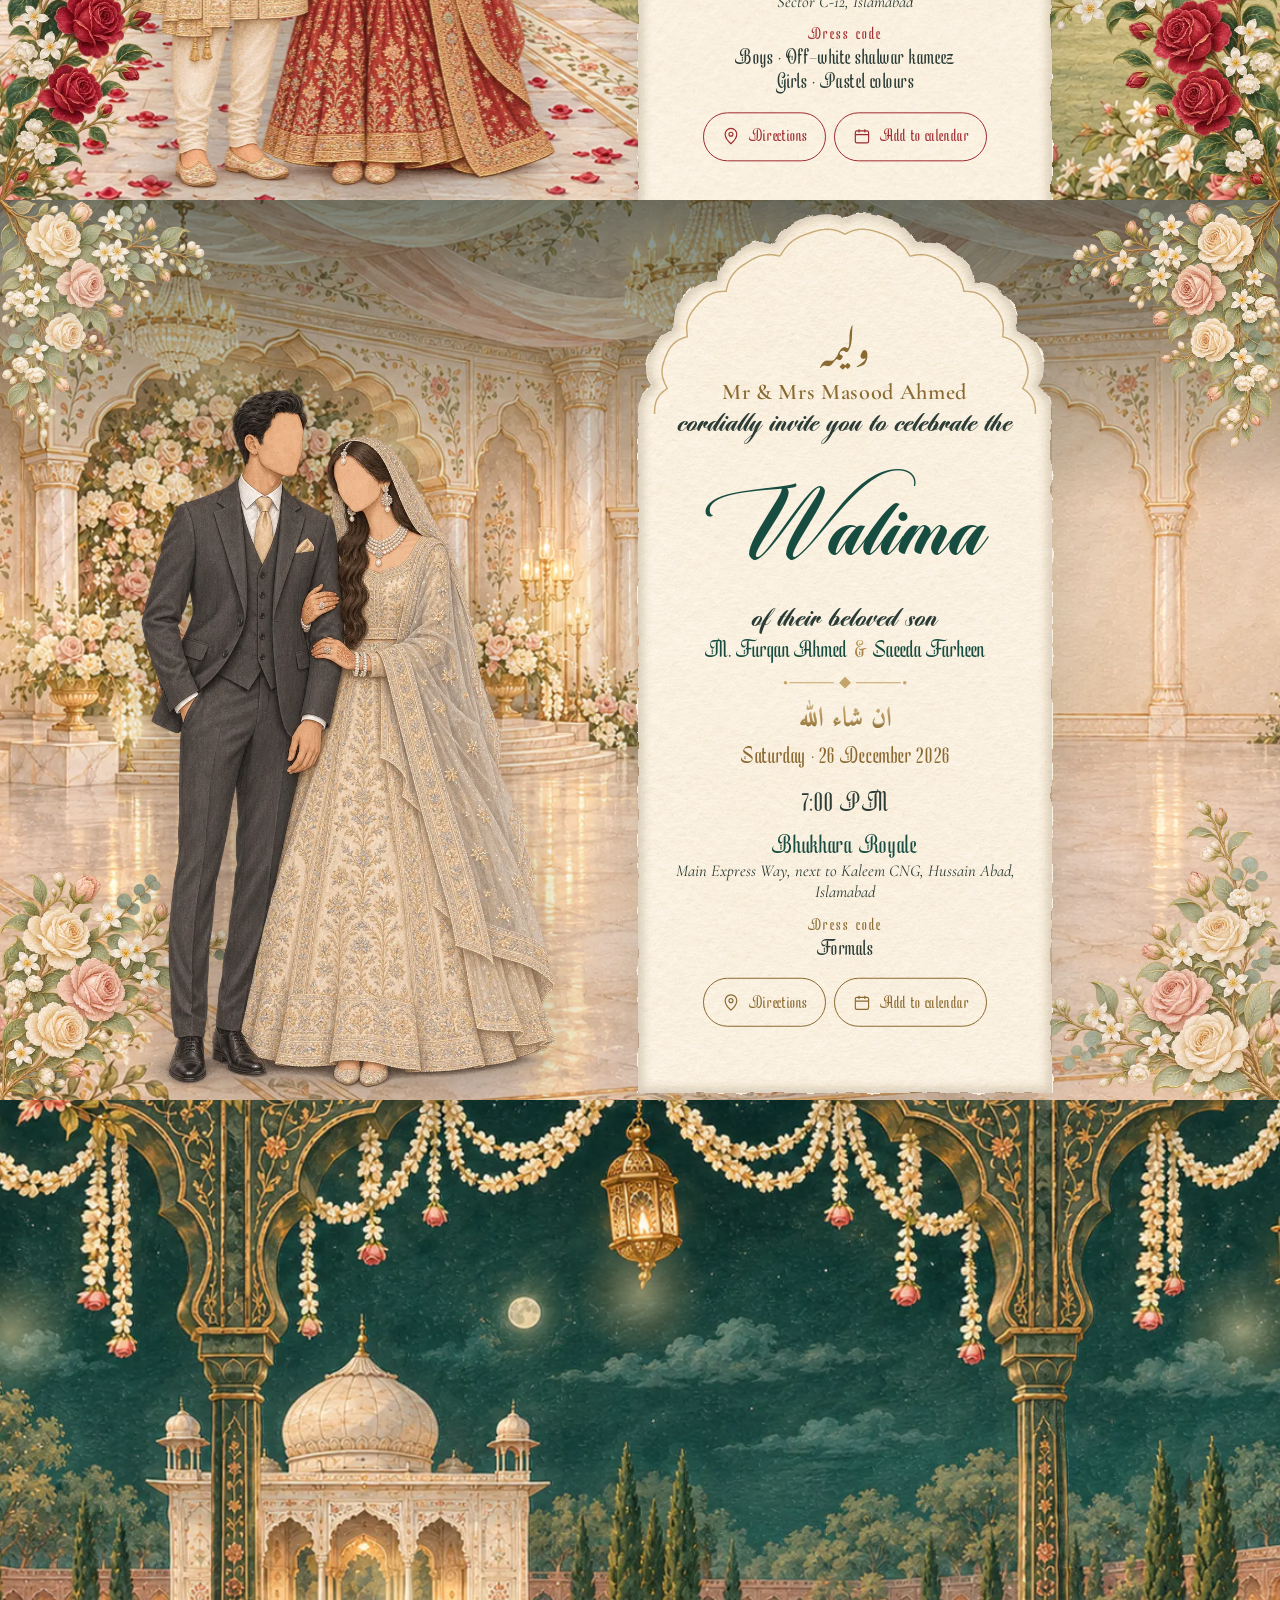
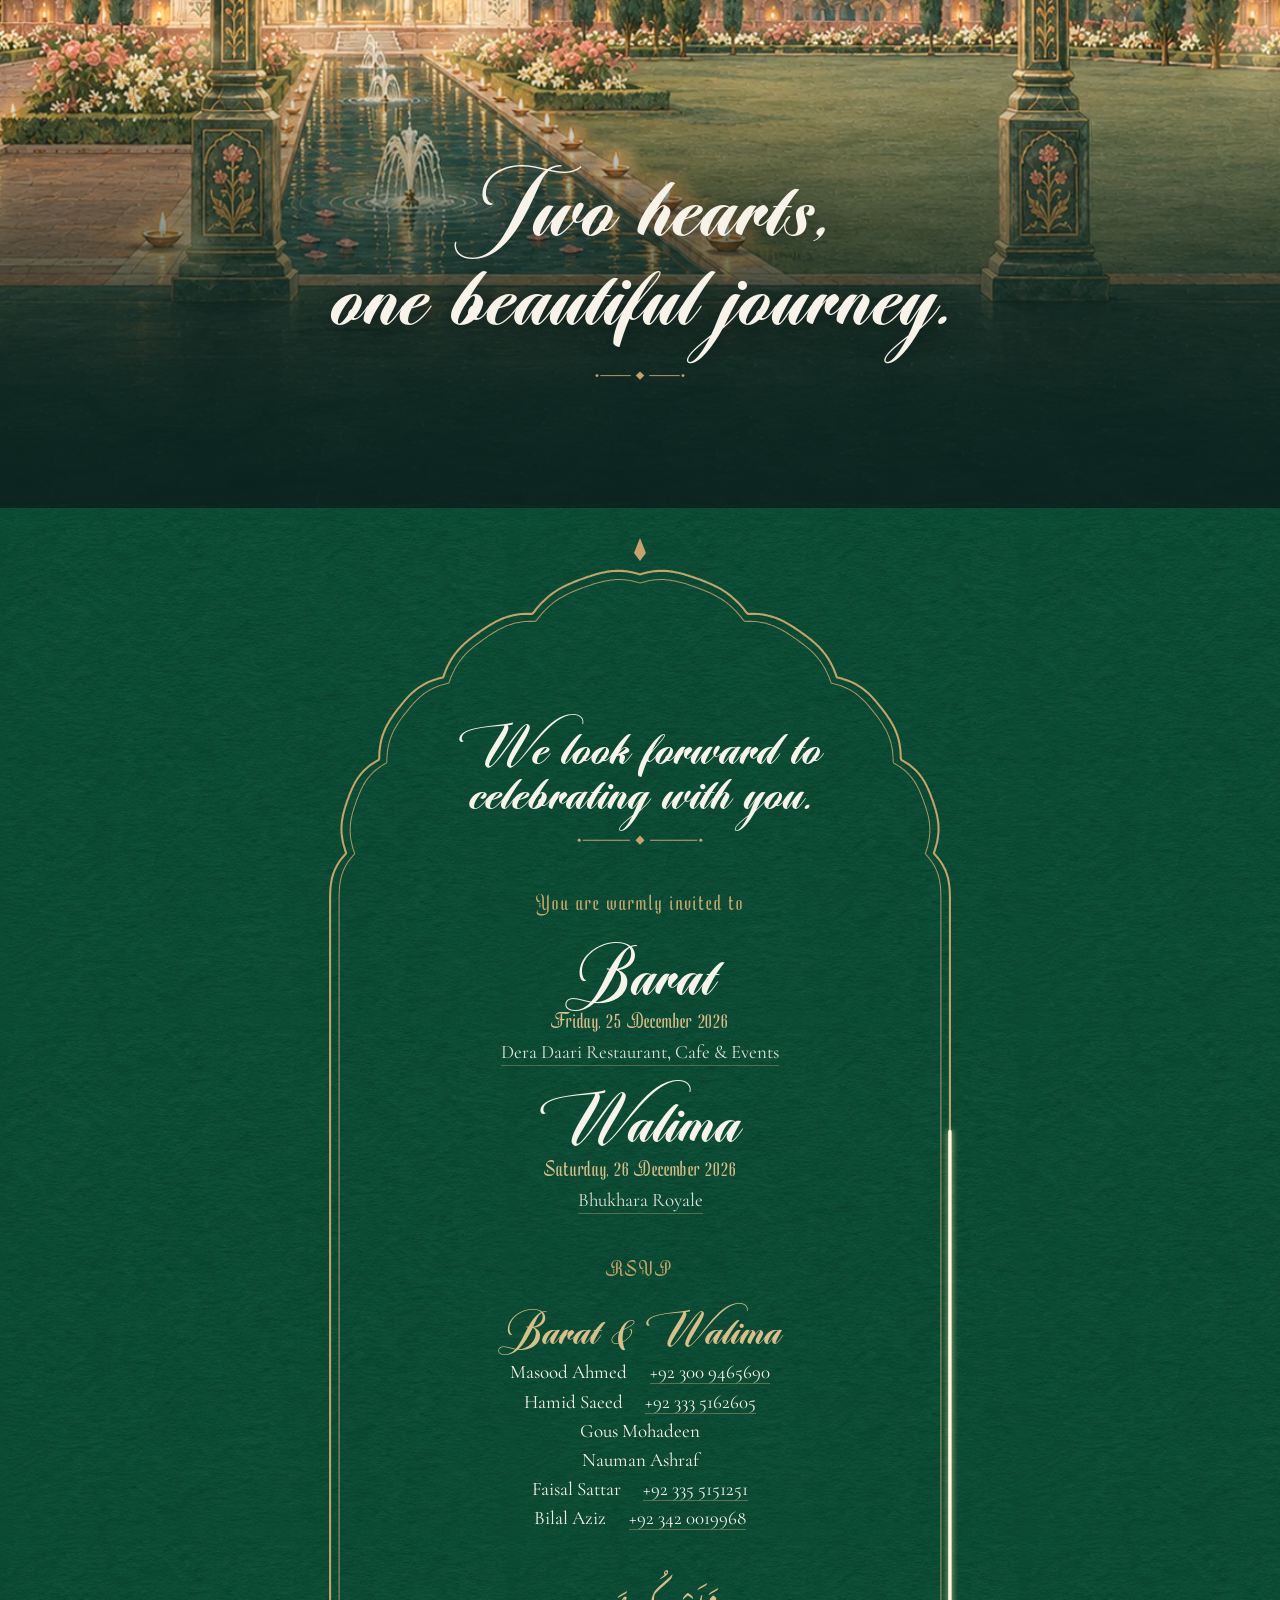
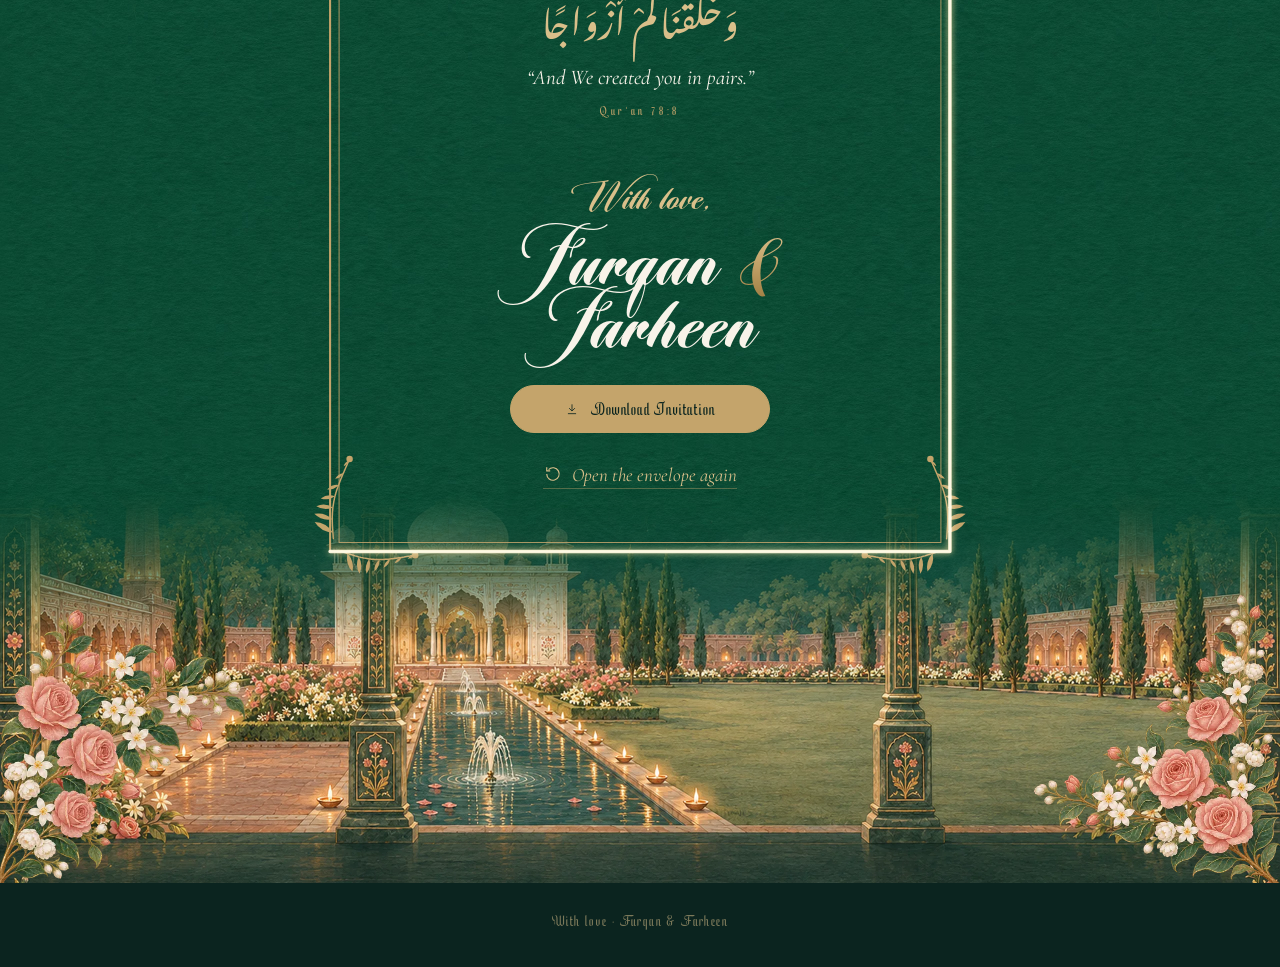
<file: barat-walima/index.html>
<!doctype html>
<html lang="en">
<head>
<meta charset="utf-8">
<base href="../">
<meta name="viewport" content="width=device-width, initial-scale=1, viewport-fit=cover">
<title>Furqan &amp; Farheen — Wedding Invitation</title>
<meta name="description" content="Together with their families, Furqan &amp; Farheen joyfully invite you to celebrate their wedding — Barat on Friday 25 December 2026, Walima on Saturday 26 December 2026.">
<meta name="theme-color" content="#0B241F">
<meta property="og:title" content="Furqan &amp; Farheen — Wedding Invitation">
<meta property="og:description" content="Together with their families, Furqan &amp; Farheen joyfully invite you to celebrate their wedding — Barat on Friday 25 December 2026, Walima on Saturday 26 December 2026.">
<meta property="og:image" content="https://furqan-farheen.github.io/assets/og.jpg">
<meta property="og:image:width" content="1200"><meta property="og:image:height" content="630">
<link rel="icon" href="assets/icon.png">
<link rel="preload" href="fonts/Cormorant-Regular.woff2" as="font" type="font/woff2" crossorigin>
<link rel="stylesheet" href="style.css?v=9ef61472">
<noscript><style>#loader,#intro,#cursor,#cursor-ring,#sound,#motion,.replay,.cue{display:none!important} body.locked{overflow:auto;height:auto}
.arch .content{background:rgba(248,243,233,.95);border-radius:50% 50% 4px 4px/24% 24% 4px 4px;box-shadow:0 18px 40px rgba(14,47,40,.18)}</style></noscript>
</head>
<body class="locked">
<svg width="0" height="0" style="position:absolute" aria-hidden="true"><defs>
  <pattern id="ivoryPat" patternUnits="userSpaceOnUse" width="512" height="512"><image href="assets/v3/ivory_tile.jpg" width="512" height="512"/></pattern>
  <filter id="rough" x="-5%" y="-5%" width="110%" height="110%"><feTurbulence type="fractalNoise" baseFrequency=".045" numOctaves="3" seed="4"/>
    <feDisplacementMap in="SourceGraphic" scale="7" xChannelSelector="R" yChannelSelector="G"/></filter>
  <filter id="lipblur"><feGaussianBlur stdDeviation="4"/></filter></defs></svg>
<div id="loader"><div class="in"><div class="mono">F<i>&amp;</i>F</div><div class="rule"><b></b></div><div class="count">000</div></div></div>
<div id="cursor"></div><div id="cursor-ring"><span class="lbl"></span></div>
<div id="intro"><div class="veil"></div><div id="card"><img class="lyr body" src="assets/v3/env2_env_body.webp" alt=""><img class="lyr flap" src="assets/v3/env2_env_flap.webp" alt=""><div class="txtgrp"><div class="txt n" style="top:51.80%">Furqan</div><div class="txt a" style="top:57.39%">&amp;</div><div class="txt n" style="top:61.27%">Farheen</div><div class="txt" style="top:69.47%"><svg class="orn" viewBox="-49.0 -5 98.0 10" aria-hidden="true" style="width:26%"><line x1="-45.0" y1="0" x2="-7" y2="0"/><line x1="7" y1="0" x2="45.0" y2="0"/><path class="dot" d="M-3.2 0 L0 -3.2 L3.2 0 L0 3.2Z"/><circle class="dot" cx="-47.5" cy="0" r="1.1"/><circle class="dot" cx="47.5" cy="0" r="1.1"/></svg></div><div class="txt cel caps" style="top:72.00%">The Wedding Celebration</div><div class="txt urdu ur" style="top:74.32%">فرقان و فرحین</div><div class="txt guest" hidden style="top:72.54%"><span class="gfor">Specially for</span><span class="gname"></span></div></div><img class="lyr rib-l" src="assets/v3/env2_ribbon_left.webp" alt=""><img class="lyr rib-r" src="assets/v3/env2_ribbon_right.webp" alt=""><img class="lyr bow" src="assets/v3/env2_bow.webp" alt=""><img class="lyr env-fl sway tl" src="assets/v3/env2_env_flowers_tl.webp" alt=""><img class="lyr env-fl sway br" src="assets/v3/env2_env_flowers_br.webp" alt=""><div class="halo"></div><div class="txt hint" style="top:49.34%">tap the ribbon to open</div><button class="tap" aria-label="Open the invitation" data-cursor="OPEN"></button></div></div>
<main>
<section id="s-invite" class="scene" data-theme="garden">
  <picture class="paint-fallback"><source type="image/webp" media="(max-aspect-ratio: 62/100)" srcset="assets/v3/garden_p.webp"><source type="image/webp" media="(max-aspect-ratio: 105/100)" srcset="assets/v3/garden_t.webp"><source type="image/webp" srcset="assets/v3/garden_l.webp"><source media="(max-aspect-ratio: 62/100)" srcset="assets/v3/garden_p.jpg"><source media="(max-aspect-ratio: 105/100)" srcset="assets/v3/garden_t.jpg"><img data-scene="garden" src="assets/v3/garden_l.jpg" alt="" decoding="async"></picture>
  <canvas class="paint" data-scene="garden" aria-hidden="true"></canvas>
  <img class="corner sway tl" src="assets/v3/fl_garden_tl.webp" alt=""><img class="corner sway tr" src="assets/v3/fl_garden_tr.webp" alt=""><img class="corner sway bl" src="assets/v3/fl_garden_bl.webp" alt=""><img class="corner sway br" src="assets/v3/fl_garden_br.webp" alt="">
  <div class="arch"><svg class="paper" aria-hidden="true"><defs><clipPath id="ac1"><path class="a-clip"/></clipPath></defs><path class="a-fill" fill="url(#ivoryPat)" filter="url(#rough)"/><g clip-path="url(#ac1)"><path class="a-lip" fill="none" stroke="rgba(90,70,40,.22)" stroke-width="10" filter="url(#lipblur)"/></g><path class="a-gold" fill="none" stroke="var(--gold-line, #C4A46B)" opacity=".9"/><path class="a-shine" fill="none"/></svg>
    <div class="content">
      <div class="bism" data-r="fade" data-at="0" lang="ar"><span class="callig">بِسْمِ ٱللَّٰهِ</span><span class="callig">ٱلرَّحْمَٰنِ ٱلرَّحِيمِ</span></div>
      <div class="fam caps" data-r="line" data-at=".25"><span class="line"><span>Together with their families</span></span></div>
      <svg class="orn" viewBox="-34.0 -5 68.0 10" aria-hidden="true" data-r="draw" data-at=".5" data-dur="1.4"><line x1="-30.0" y1="0" x2="-7" y2="0"/><line x1="7" y1="0" x2="30.0" y2="0"/><path class="dot" d="M-3.2 0 L0 -3.2 L3.2 0 L0 3.2Z"/><circle class="dot" cx="-32.5" cy="0" r="1.1"/><circle class="dot" cx="32.5" cy="0" r="1.1"/></svg>
      <div class="name" data-r="write" data-at=".6">Furqan</div>
      <div class="amp" data-r="amp" data-at="1.3">&amp;</div>
      <div class="name" data-r="write" data-at="1.25">Farheen</div>
      <div class="inv" data-r="write" data-at="2.2"><span class="line"><span>joyfully invite you</span></span><span class="line"><span>to celebrate their wedding</span></span></div>
      <svg class="orn orn2" viewBox="-49.0 -5 98.0 10" aria-hidden="true" data-r="draw" data-at="2.8" data-dur="1.6"><line x1="-45.0" y1="0" x2="-7" y2="0"/><line x1="7" y1="0" x2="45.0" y2="0"/><path class="dot" d="M-3.2 0 L0 -3.2 L3.2 0 L0 3.2Z"/><circle class="dot" cx="-47.5" cy="0" r="1.1"/><circle class="dot" cx="47.5" cy="0" r="1.1"/></svg>
    </div>
  </div>
  <button class="cue" aria-label="Scroll"><span>SCROLL</span><i></i></button>
</section>
<section class="scene ev" id="ev-barat" data-theme="barat" style="--ink:#7E1F27;--acc:#9E2B30;--gold-line:#C4A46B">
  <div class="ev-stage">
    <picture class="paint-fallback"><source type="image/webp" media="(max-aspect-ratio: 62/100)" data-srcset="assets/v3/barat_p.webp"><source type="image/webp" media="(max-aspect-ratio: 105/100)" data-srcset="assets/v3/barat_t.webp"><source type="image/webp" data-srcset="assets/v3/barat_l.webp"><source media="(max-aspect-ratio: 62/100)" data-srcset="assets/v3/barat_p.jpg"><source media="(max-aspect-ratio: 105/100)" data-srcset="assets/v3/barat_t.jpg"><img data-scene="barat" data-src="assets/v3/barat_l.jpg" alt="" decoding="async"></picture>
    <canvas class="paint" data-scene="barat" aria-hidden="true"></canvas>
    <div class="glows" data-scene="barat"></div>
    <img class="corner sway bl" data-src="assets/v3/fl_barat_bl.webp" alt=""><img class="corner sway br" data-src="assets/v3/fl_barat_br.webp" alt="">
    <div class="ev-title"><span class="urdu">بارات</span><span class="t">Barat</span></div>
    <img class="couple" data-src="assets/v3/couple_barat.webp" alt="M. Furqan Ahmed and Saeeda Farheen dressed for the Barat">
  </div>
  <div class="arch"><svg class="paper" aria-hidden="true"><defs><clipPath id="ac2"><path class="a-clip"/></clipPath></defs><path class="a-fill" fill="url(#ivoryPat)" filter="url(#rough)"/><g clip-path="url(#ac2)"><path class="a-lip" fill="none" stroke="rgba(90,70,40,.22)" stroke-width="10" filter="url(#lipblur)"/></g><path class="a-gold" fill="none" stroke="var(--gold-line, #C4A46B)" opacity=".9"/><path class="a-shine" fill="none"/></svg>
    <div class="content">
      <div class="evur urdu" data-r="fade" data-at=".1">بارات</div>
      <div class="evhost caps" data-r="line" data-at=".2"><span class="line"><span>Mr &amp; Mrs Masood Ahmed</span></span></div>
      <div class="evinv" data-r="fade" data-at=".35">cordially invite you to celebrate the Nikkah &amp;</div>
      <div class="evname" data-r="write" data-at=".45">Barat</div>
      <div class="evinv" data-r="fade" data-at=".8">of their beloved son</div>
      <div class="evcouple" data-r="fade" data-at=".95">M. Furqan Ahmed <i>&amp;</i> Saeeda Farheen</div>
      <svg class="orn" viewBox="-39.0 -5 78.0 10" aria-hidden="true" data-r="draw" data-at="1.0" data-dur="1.3"><line x1="-35.0" y1="0" x2="-7" y2="0"/><line x1="7" y1="0" x2="35.0" y2="0"/><path class="dot" d="M-3.2 0 L0 -3.2 L3.2 0 L0 3.2Z"/><circle class="dot" cx="-37.5" cy="0" r="1.1"/><circle class="dot" cx="37.5" cy="0" r="1.1"/></svg>
      <div class="insha" data-r="fade" data-at="1.05"><span class="callig">ان شاء الله</span></div>
      <div class="evdate caps" data-r="line" data-at="1.1"><span class="line"><span>Friday · 25 December 2026</span></span></div>
      <div class="evtime" data-r="fade" data-at="1.25">Sehra Bandi · 11:00 AM</div><div class="evtime2" data-r="fade" data-at="1.3">Departure of Barat · 12:00 PM</div>
      <div class="evvenue" data-r="fade" data-at="1.4">Dera Daari Restaurant, Cafe &amp; Events</div>
      <div class="evaddr" data-r="fade" data-at="1.5">Sector C-12, Islamabad</div>
      <div class="evdress" data-r="fade" data-at="1.6"><span class="dlab">Dress code</span><span class="dl">Boys · Off-white shalwar kameez</span><span class="dl">Girls · Pastel colours</span></div>
      <div class="evbtns" data-r="fade" data-at="1.7"><a class="pill" href="https://maps.app.goo.gl/GpAJj2evRmbhUEYh8" target="_blank" rel="noopener" data-cursor="MAP"><svg viewBox="0 0 24 24" fill="none" stroke="currentColor" stroke-width="1.4"><path d="M12 21s-7-6.2-7-11.5A7 7 0 0 1 19 9.5C19 14.8 12 21 12 21z"/><circle cx="12" cy="9.5" r="2.4"/></svg>Directions</a><a class="pill" href="cal/barat.ics" download="Barat-Furqan-Farheen.ics" data-cursor="SAVE"><svg viewBox="0 0 24 24" fill="none" stroke="currentColor" stroke-width="1.4"><rect x="4" y="5.5" width="16" height="14.5" rx="2"/><path d="M4 10h16M8.5 3.5v4M15.5 3.5v4"/></svg>Add to calendar</a></div>
    </div>
  </div>
</section>
<section class="scene ev" id="ev-walima" data-theme="walima" style="--ink:#174C40;--acc:#8A6A32;--gold-line:#C4A46B">
  <div class="ev-stage">
    <picture class="paint-fallback"><source type="image/webp" media="(max-aspect-ratio: 62/100)" data-srcset="assets/v3/walima_p.webp"><source type="image/webp" media="(max-aspect-ratio: 105/100)" data-srcset="assets/v3/walima_t.webp"><source type="image/webp" data-srcset="assets/v3/walima_l.webp"><source media="(max-aspect-ratio: 62/100)" data-srcset="assets/v3/walima_p.jpg"><source media="(max-aspect-ratio: 105/100)" data-srcset="assets/v3/walima_t.jpg"><img data-scene="walima" data-src="assets/v3/walima_l.jpg" alt="" decoding="async"></picture>
    <canvas class="paint" data-scene="walima" aria-hidden="true"></canvas>
    <div class="glows" data-scene="walima"></div>
    <img class="corner sway tl" data-src="assets/v3/fl_walima_tl.webp" alt=""><img class="corner sway tr" data-src="assets/v3/fl_walima_tr.webp" alt=""><img class="corner sway bl" data-src="assets/v3/fl_walima_bl.webp" alt=""><img class="corner sway br" data-src="assets/v3/fl_walima_br.webp" alt="">
    <div class="ev-title"><span class="urdu">ولیمہ</span><span class="t">Walima</span></div>
    <img class="couple" data-src="assets/v3/couple_walima.webp" alt="M. Furqan Ahmed and Saeeda Farheen dressed for the Walima">
  </div>
  <div class="arch"><svg class="paper" aria-hidden="true"><defs><clipPath id="ac3"><path class="a-clip"/></clipPath></defs><path class="a-fill" fill="url(#ivoryPat)" filter="url(#rough)"/><g clip-path="url(#ac3)"><path class="a-lip" fill="none" stroke="rgba(90,70,40,.22)" stroke-width="10" filter="url(#lipblur)"/></g><path class="a-gold" fill="none" stroke="var(--gold-line, #C4A46B)" opacity=".9"/><path class="a-shine" fill="none"/></svg>
    <div class="content">
      <div class="evur urdu" data-r="fade" data-at=".1">ولیمہ</div>
      <div class="evhost caps" data-r="line" data-at=".2"><span class="line"><span>Mr &amp; Mrs Masood Ahmed</span></span></div>
      <div class="evinv" data-r="fade" data-at=".35">cordially invite you to celebrate the</div>
      <div class="evname" data-r="write" data-at=".45">Walima</div>
      <div class="evinv" data-r="fade" data-at=".8">of their beloved son</div>
      <div class="evcouple" data-r="fade" data-at=".95">M. Furqan Ahmed <i>&amp;</i> Saeeda Farheen</div>
      <svg class="orn" viewBox="-39.0 -5 78.0 10" aria-hidden="true" data-r="draw" data-at="1.0" data-dur="1.3"><line x1="-35.0" y1="0" x2="-7" y2="0"/><line x1="7" y1="0" x2="35.0" y2="0"/><path class="dot" d="M-3.2 0 L0 -3.2 L3.2 0 L0 3.2Z"/><circle class="dot" cx="-37.5" cy="0" r="1.1"/><circle class="dot" cx="37.5" cy="0" r="1.1"/></svg>
      <div class="insha" data-r="fade" data-at="1.05"><span class="callig">ان شاء الله</span></div>
      <div class="evdate caps" data-r="line" data-at="1.1"><span class="line"><span>Saturday · 26 December 2026</span></span></div>
      <div class="evtime" data-r="fade" data-at="1.25">7:00 PM</div>
      <div class="evvenue" data-r="fade" data-at="1.4">Bhukhara Royale</div>
      <div class="evaddr" data-r="fade" data-at="1.5">Main Express Way, next to Kaleem CNG, Hussain Abad, Islamabad</div>
      <div class="evdress" data-r="fade" data-at="1.6"><span class="dlab">Dress code</span><span class="dl">Formals</span></div>
      <div class="evbtns" data-r="fade" data-at="1.7"><a class="pill" href="https://maps.app.goo.gl/44yGAfGsgHFQSAZYA" target="_blank" rel="noopener" data-cursor="MAP"><svg viewBox="0 0 24 24" fill="none" stroke="currentColor" stroke-width="1.4"><path d="M12 21s-7-6.2-7-11.5A7 7 0 0 1 19 9.5C19 14.8 12 21 12 21z"/><circle cx="12" cy="9.5" r="2.4"/></svg>Directions</a><a class="pill" href="cal/walima.ics" download="Walima-Furqan-Farheen.ics" data-cursor="SAVE"><svg viewBox="0 0 24 24" fill="none" stroke="currentColor" stroke-width="1.4"><rect x="4" y="5.5" width="16" height="14.5" rx="2"/><path d="M4 10h16M8.5 3.5v4M15.5 3.5v4"/></svg>Add to calendar</a></div>
    </div>
  </div>
</section>
<section id="s-night" class="scene dark" data-theme="night">
  <picture class="paint-fallback"><source type="image/webp" media="(max-aspect-ratio: 62/100)" data-srcset="assets/v3/night_p.webp"><source type="image/webp" media="(max-aspect-ratio: 105/100)" data-srcset="assets/v3/night_t.webp"><source type="image/webp" data-srcset="assets/v3/night_l.webp"><source media="(max-aspect-ratio: 62/100)" data-srcset="assets/v3/night_p.jpg"><source media="(max-aspect-ratio: 105/100)" data-srcset="assets/v3/night_t.jpg"><img data-scene="night" data-src="assets/v3/night_l.jpg" alt="" decoding="async"></picture>
  <canvas class="paint" data-scene="night" aria-hidden="true"></canvas>
  <div class="glows" data-scene="night"></div>
  <div class="msg"><div data-r="write" data-at=".4"><span class="line"><span>Two hearts,</span></span><span class="line"><span>one beautiful journey.</span></span></div>
  <svg class="orn" viewBox="-34.0 -5 68.0 10" aria-hidden="true" data-r="draw" data-at="1.4"><line x1="-30.0" y1="0" x2="-7" y2="0"/><line x1="7" y1="0" x2="30.0" y2="0"/><path class="dot" d="M-3.2 0 L0 -3.2 L3.2 0 L0 3.2Z"/><circle class="dot" cx="-32.5" cy="0" r="1.1"/><circle class="dot" cx="32.5" cy="0" r="1.1"/></svg></div>
</section>
<section id="s-rsvp" class="dark" data-theme="garden">
  <div class="card">
    <svg class="frame" aria-hidden="true"></svg>
    <div class="lead" data-r="write" data-at=".2"><span class="line"><span>We look forward to</span></span><span class="line"><span>celebrating with you.</span></span></div>
    <svg class="orn" viewBox="-44.0 -5 88.0 10" aria-hidden="true" style="width:clamp(90px,14vmin,140px);margin-top:.6em" data-r="draw" data-at=".6"><line x1="-40.0" y1="0" x2="-7" y2="0"/><line x1="7" y1="0" x2="40.0" y2="0"/><path class="dot" d="M-3.2 0 L0 -3.2 L3.2 0 L0 3.2Z"/><circle class="dot" cx="-42.5" cy="0" r="1.1"/><circle class="dot" cx="42.5" cy="0" r="1.1"/></svg>
    <div class="lab" data-r="fade" data-at=".85">You are warmly invited to</div>
    <div class="recap"><a class="rc" href="https://maps.app.goo.gl/GpAJj2evRmbhUEYh8" target="_blank" rel="noopener" data-cursor="MAP" data-r="fade" data-at="1.0">
      <span class="rcn">Barat</span><span class="rcd">Friday, 25 December 2026</span><span class="rcv">Dera Daari Restaurant, Cafe &amp; Events</span></a><a class="rc" href="https://maps.app.goo.gl/44yGAfGsgHFQSAZYA" target="_blank" rel="noopener" data-cursor="MAP" data-r="fade" data-at="1.15">
      <span class="rcn">Walima</span><span class="rcd">Saturday, 26 December 2026</span><span class="rcv">Bhukhara Royale</span></a></div>
    <div class="lab" data-r="fade" data-at="1.6">RSVP</div><div class="rsvps" data-r="fade" data-at="1.7"><div class="rg"><div class="rgt">Barat &amp; Walima</div><div class="rp"><span>Masood Ahmed</span><a href="tel:+923009465690" data-cursor="CALL">+92 300 9465690</a></div><div class="rp"><span>Hamid Saeed</span><a href="tel:+923335162605" data-cursor="CALL">+92 333 5162605</a></div><div class="rp"><span>Gous Mohadeen</span></div><div class="rp"><span>Nauman Ashraf</span></div><div class="rp"><span>Faisal Sattar</span><a href="tel:+923355151251" data-cursor="CALL">+92 335 5151251</a></div><div class="rp"><span>Bilal Aziz</span><a href="tel:+923420019968" data-cursor="CALL">+92 342 0019968</a></div></div></div>
    <div class="verse" data-r="fade" data-at="1.9"><div class="ar urdu">وَخَلَقْنَاكُمْ أَزْوَاجًا</div><div class="en">“And We created you in pairs.”</div><div class="ref caps">Qur&#x27;an 78:8</div></div>
    <div class="soft" data-r="fade" data-at="2" style="margin-top:1.6em;font-size:1.15em">With love,</div>
    <div class="sign" data-r="fade" data-at="2.15">Furqan <i>&amp;</i> Farheen</div>
    <a class="btn solid" href="invitations/Furqan-Farheen-Invitation-Barat-Walima.pdf" download data-cursor="SAVE" data-r="fade" data-at="2.4" style="margin-top:1.6em"><svg viewBox="0 0 24 24" fill="none" stroke="currentColor" stroke-width="1.4"><path d="M12 4v11M7 10.5l5 5 5-5M5 20h14"/></svg>Download Invitation</a>
    <button class="replay" type="button" data-cursor="REPLAY" data-r="fade" data-at="2.6"><svg viewBox="0 0 24 24" fill="none" stroke="currentColor" stroke-width="1.4"><path d="M4.5 12a7.5 7.5 0 1 0 2.2-5.3M4.5 4v4.2h4.2"/></svg>Open the envelope again</button>
  </div>
  <div class="strip">
    <img class="sky" alt="">
    <img class="corner sway bl" data-src="assets/v3/fl_garden_bl.webp" alt=""><img class="corner sway br" data-src="assets/v3/fl_garden_br.webp" alt="">
  </div>
</section></main>
<footer>With love · Furqan &amp; Farheen</footer>
<canvas id="fx" aria-hidden="true"></canvas>
<audio id="music" src="assets/music3.mp3" preload="none" loop></audio>
<button id="sound" aria-label="Music on or off" data-cursor="SOUND"><i></i><i></i><i></i><i></i></button>
<button id="motion" aria-label="Pause animation" aria-pressed="false" data-cursor="MOTION"><svg viewBox="0 0 24 24" fill="none" stroke="currentColor" stroke-width="1.5"><path class="pz" d="M9 7v10M15 7v10"/><path class="pl" d="M9 7l8 5-8 5z"/></svg></button>
<script>window.LIGHTS = {"night_p": [[0.1744, 0.0083, 1.2], [0.4179, 0.4355, 1.17], [0.5923, 0.4355, 1.14], [0.5154, 0.4166, 1.13], [0.8179, 0.2331, 1.04], [0.1205, 0.0367, 1.04], [0.5077, 0.1609, 1.04], [0.7974, 0.5811, 1.02], [0.8487, 0.6095, 1.01], [0.9051, 0.445, 1.0], [0.1974, 0.3834, 1.0], [0.1692, 0.0414, 0.99], [0.1795, 0.232, 0.99], [0.2179, 0.0426, 0.99], [0.8282, 0.445, 0.98], [0.3359, 0.4462, 0.98]], "walima_p": [[0.5846, 0.1219, 1.2], [0.0897, 0.3373, 1.2], [0.5179, 0.3172, 1.2], [0.3564, 0.2178, 1.19], [0.8256, 0.1645, 1.16], [0.4077, 0.2355, 1.15], [0.8769, 0.0272, 1.1], [0.2513, 0.1479, 1.1], [0.6462, 0.129, 1.08], [0.9795, 0.3515, 1.06], [0.3333, 0.0059, 1.05], [0.3949, 0.3763, 1.05], [0.3359, 0.3243, 1.03], [0.9487, 0.329, 1.02], [0.4205, 0.013, 1.01], [0.1667, 0.3811, 1.0]], "night_t": [[0.0996, 0.0571, 1.2], [0.1074, 0.1011, 1.18], [0.1699, 0.0205, 1.11], [0.1641, 0.0513, 1.05], [0.5449, 0.4849, 1.03], [0.4004, 0.4863, 0.97], [0.5078, 0.1802, 0.95], [0.2812, 0.6958, 0.95], [0.4668, 0.4585, 0.93], [0.0859, 0.5039, 0.93], [0.9551, 0.1187, 0.93], [0.7168, 0.6606, 0.93], [0.3066, 0.665, 0.92], [0.0293, 0.501, 0.92], [0.8906, 0.0703, 0.92], [0.8164, 0.0645, 0.9]], "walima_t": [[0.5684, 0.1494, 1.2], [0.0957, 0.3999, 1.2], [0.1582, 0.457, 1.2], [0.8398, 0.2036, 1.2], [0.2363, 0.1787, 1.18], [0.0215, 0.5112, 1.12], [0.0645, 0.0264, 1.1], [0.084, 0.353, 1.1], [0.3418, 0.2461, 1.06], [0.9453, 0.019, 1.05], [0.2051, 0.3486, 1.05], [0.4688, 0.3735, 1.04], [0.4785, 0.4043, 1.03], [0.3828, 0.2798, 1.0], [0.4277, 0.4541, 1.0], [0.0449, 0.0747, 1.0]], "night_l": [[0.0551, 0.1437, 1.2], [0.3164, 0.5271, 1.2], [0.8367, 0.2292, 1.17], [0.1488, 0.2313, 1.15], [0.4031, 0.5292, 1.15], [0.5004, 0.1917, 1.14], [0.0973, 0.5542, 1.07], [0.3609, 0.4875, 1.07], [0.1207, 0.6958, 1.07], [0.9586, 0.5417, 1.06], [0.8438, 0.5437, 1.0], [0.9105, 0.5437, 0.95], [0.252, 0.7396, 0.94], [0.102, 0.0729, 0.94], [0.1195, 0.425, 0.94], [0.2566, 0.5458, 0.92]], "walima_l": [[0.2355, 0.2021, 1.2], [0.8707, 0.2125, 1.2], [0.3574, 0.5521, 1.19], [0.45, 0.4583, 1.19], [0.5437, 0.1292, 1.18], [0.3457, 0.275, 1.09], [0.1277, 0.4917, 1.05], [0.1828, 0.5854, 1.02], [0.2367, 0.4313, 1.01], [0.0398, 0.6708, 0.95], [0.0551, 0.5979, 0.93], [0.9187, 0.0, 0.91], [0.3141, 0.4875, 0.91], [0.9129, 0.4604, 0.88], [0.2988, 0.5687, 0.81], [0.0469, 0.0187, 0.8]]};</script>
<script src="vendor/gsap.min.js"></script>
<script src="vendor/ScrollTrigger.min.js"></script>
<script src="vendor/lenis.min.js"></script>
<script src="app.js?v=d1e6b1ca"></script>
<script>window.FXSRC = new URL('petals3d.js?v=32b64acc', document.baseURI).href;</script>
</body>
</html>
</file>
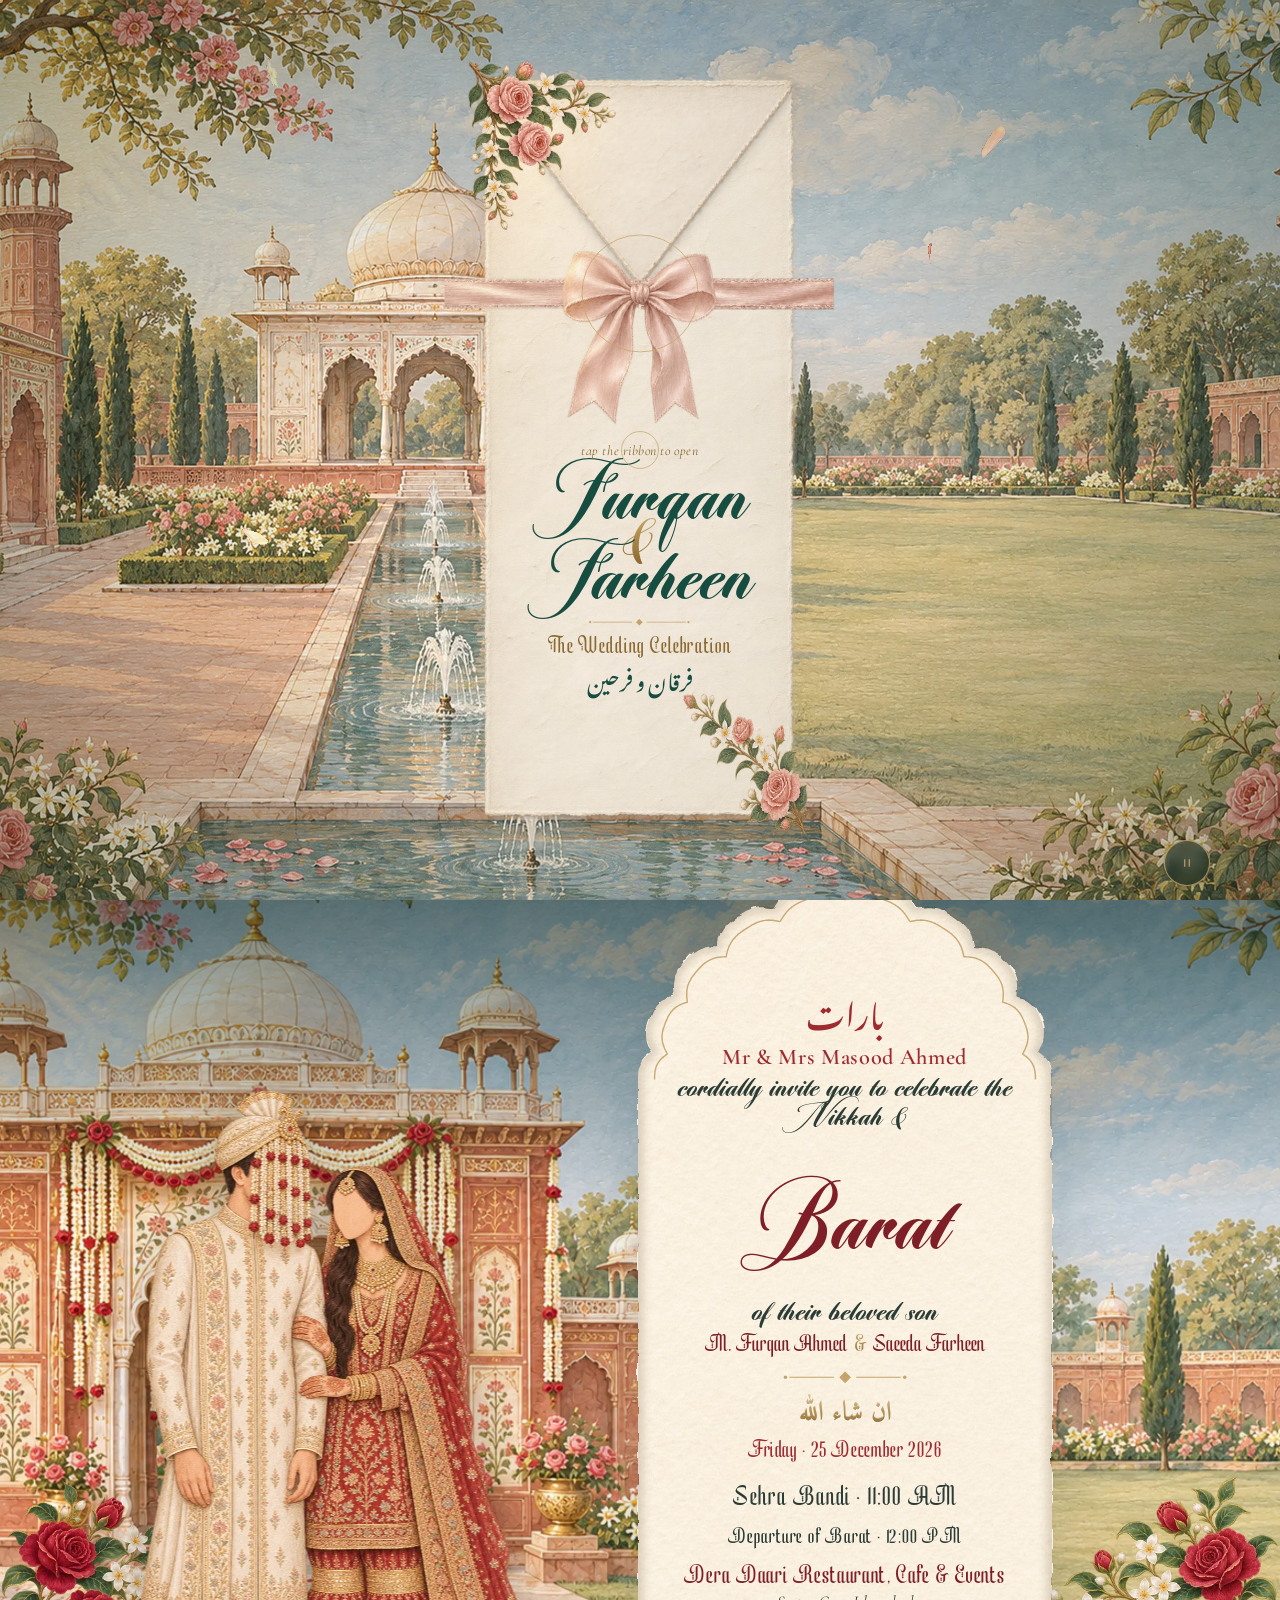
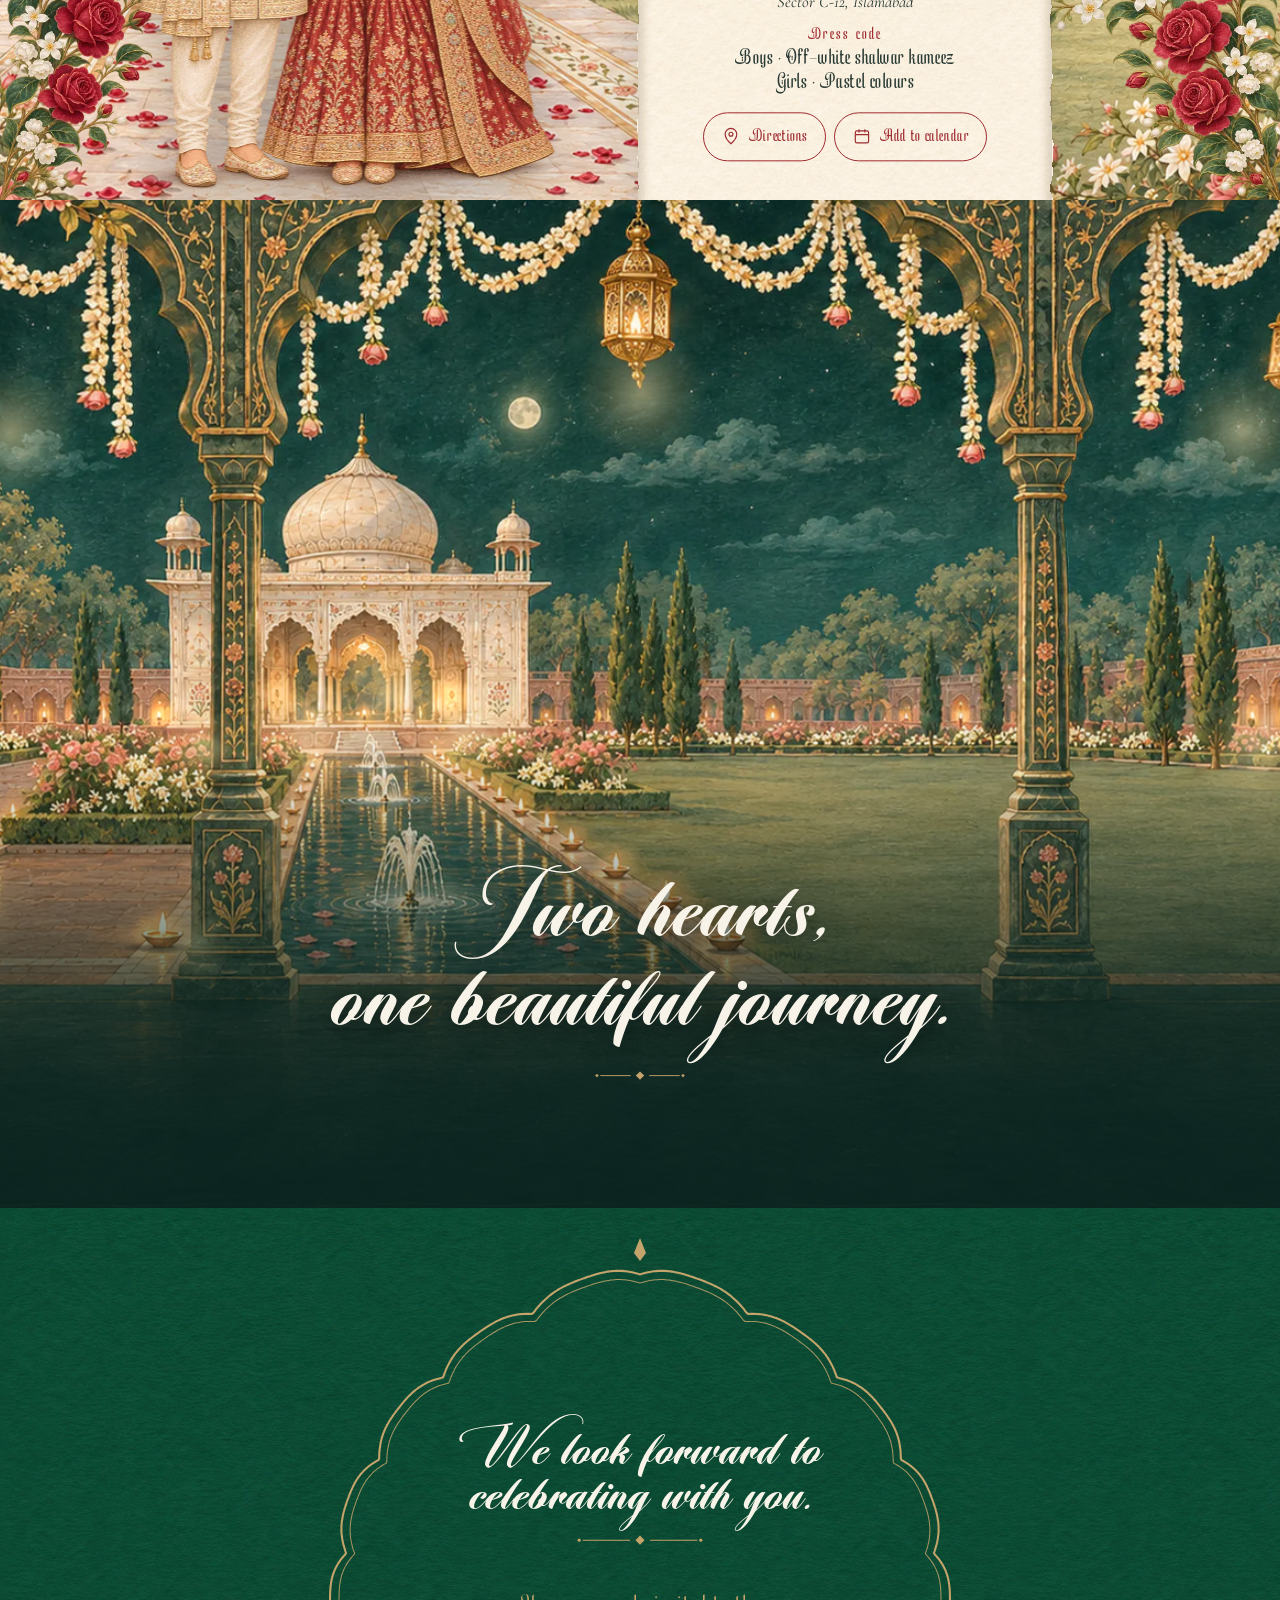
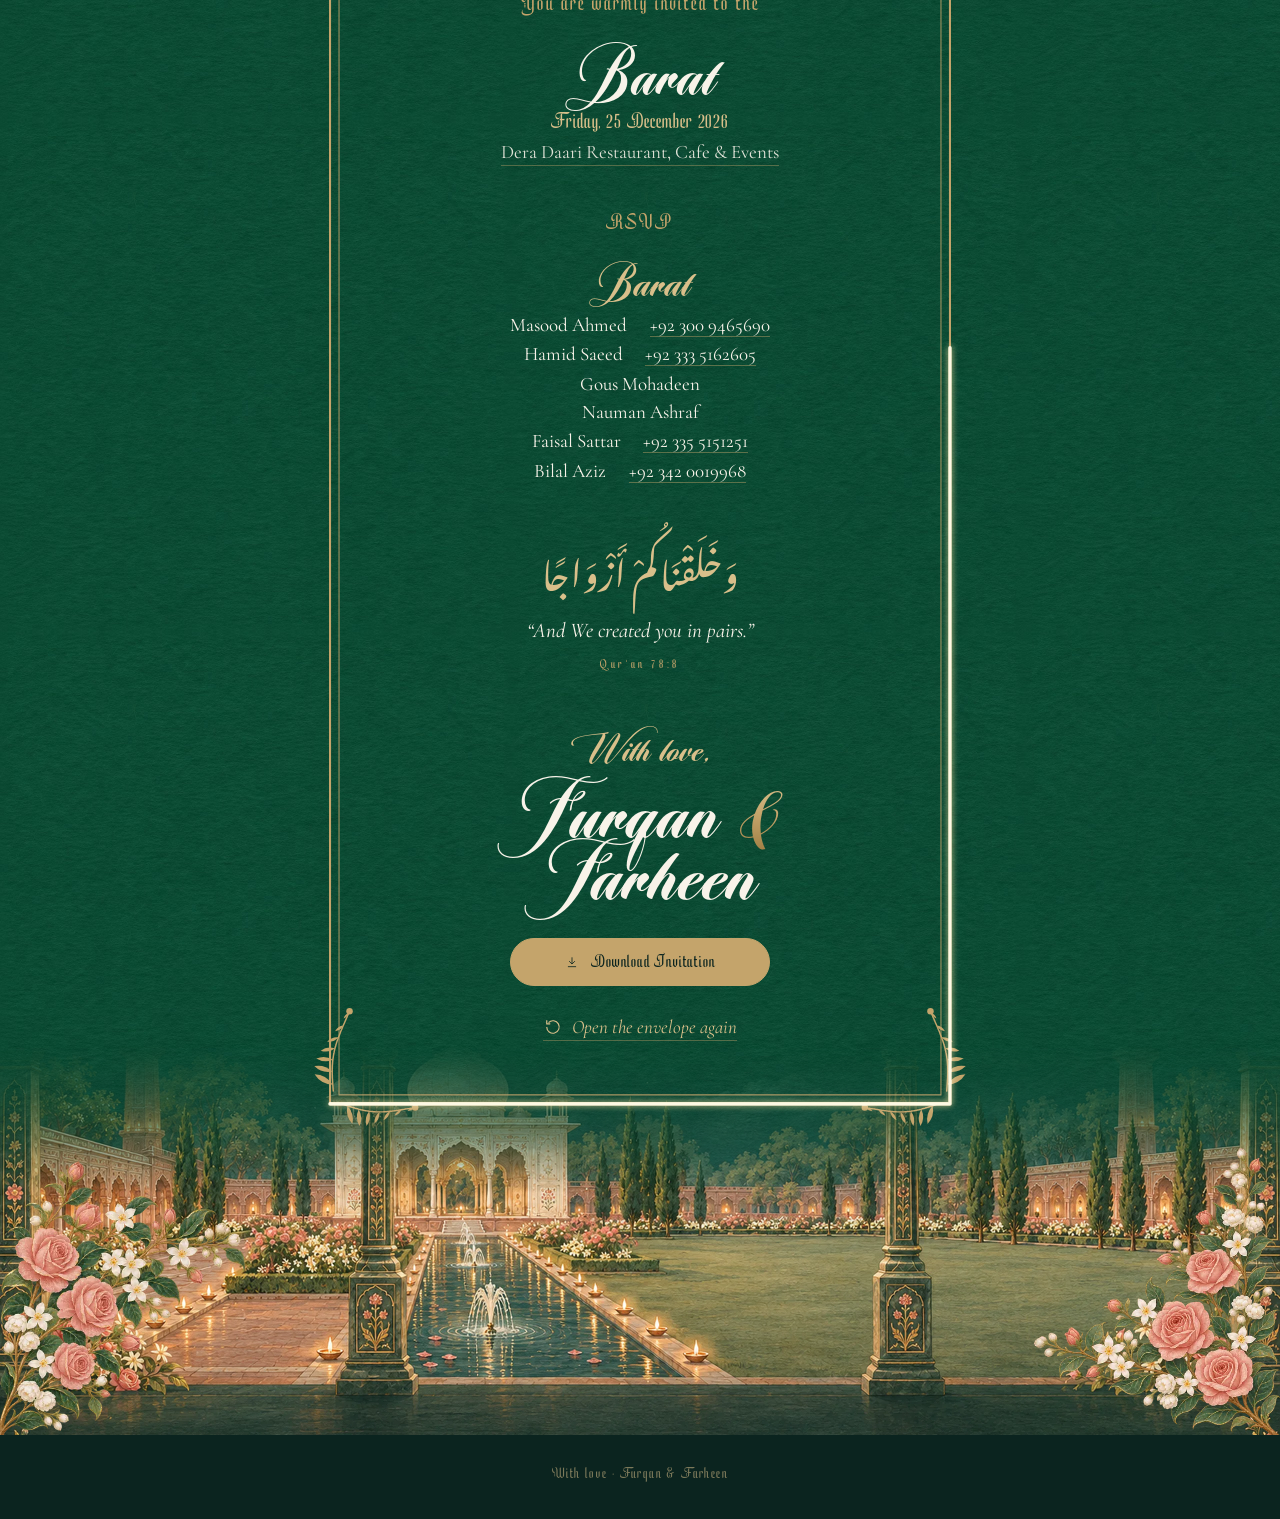
<file: barat/index.html>
<!doctype html>
<html lang="en">
<head>
<meta charset="utf-8">
<base href="../">
<meta name="viewport" content="width=device-width, initial-scale=1, viewport-fit=cover">
<title>Furqan &amp; Farheen — Wedding Invitation</title>
<meta name="description" content="Together with their families, Furqan &amp; Farheen joyfully invite you to celebrate their wedding — Barat on Friday 25 December 2026.">
<meta name="theme-color" content="#0B241F">
<meta property="og:title" content="Furqan &amp; Farheen — Wedding Invitation">
<meta property="og:description" content="Together with their families, Furqan &amp; Farheen joyfully invite you to celebrate their wedding — Barat on Friday 25 December 2026.">
<meta property="og:image" content="https://furqan-farheen.github.io/assets/og.jpg">
<meta property="og:image:width" content="1200"><meta property="og:image:height" content="630">
<link rel="icon" href="assets/icon.png">
<link rel="preload" href="fonts/Cormorant-Regular.woff2" as="font" type="font/woff2" crossorigin>
<link rel="stylesheet" href="style.css?v=9ef61472">
<noscript><style>#loader,#intro,#cursor,#cursor-ring,#sound,#motion,.replay,.cue{display:none!important} body.locked{overflow:auto;height:auto}
.arch .content{background:rgba(248,243,233,.95);border-radius:50% 50% 4px 4px/24% 24% 4px 4px;box-shadow:0 18px 40px rgba(14,47,40,.18)}</style></noscript>
</head>
<body class="locked">
<svg width="0" height="0" style="position:absolute" aria-hidden="true"><defs>
  <pattern id="ivoryPat" patternUnits="userSpaceOnUse" width="512" height="512"><image href="assets/v3/ivory_tile.jpg" width="512" height="512"/></pattern>
  <filter id="rough" x="-5%" y="-5%" width="110%" height="110%"><feTurbulence type="fractalNoise" baseFrequency=".045" numOctaves="3" seed="4"/>
    <feDisplacementMap in="SourceGraphic" scale="7" xChannelSelector="R" yChannelSelector="G"/></filter>
  <filter id="lipblur"><feGaussianBlur stdDeviation="4"/></filter></defs></svg>
<div id="loader"><div class="in"><div class="mono">F<i>&amp;</i>F</div><div class="rule"><b></b></div><div class="count">000</div></div></div>
<div id="cursor"></div><div id="cursor-ring"><span class="lbl"></span></div>
<div id="intro"><div class="veil"></div><div id="card"><img class="lyr body" src="assets/v3/env2_env_body.webp" alt=""><img class="lyr flap" src="assets/v3/env2_env_flap.webp" alt=""><div class="txtgrp"><div class="txt n" style="top:51.80%">Furqan</div><div class="txt a" style="top:57.39%">&amp;</div><div class="txt n" style="top:61.27%">Farheen</div><div class="txt" style="top:69.47%"><svg class="orn" viewBox="-49.0 -5 98.0 10" aria-hidden="true" style="width:26%"><line x1="-45.0" y1="0" x2="-7" y2="0"/><line x1="7" y1="0" x2="45.0" y2="0"/><path class="dot" d="M-3.2 0 L0 -3.2 L3.2 0 L0 3.2Z"/><circle class="dot" cx="-47.5" cy="0" r="1.1"/><circle class="dot" cx="47.5" cy="0" r="1.1"/></svg></div><div class="txt cel caps" style="top:72.00%">The Wedding Celebration</div><div class="txt urdu ur" style="top:74.32%">فرقان و فرحین</div><div class="txt guest" hidden style="top:72.54%"><span class="gfor">Specially for</span><span class="gname"></span></div></div><img class="lyr rib-l" src="assets/v3/env2_ribbon_left.webp" alt=""><img class="lyr rib-r" src="assets/v3/env2_ribbon_right.webp" alt=""><img class="lyr bow" src="assets/v3/env2_bow.webp" alt=""><img class="lyr env-fl sway tl" src="assets/v3/env2_env_flowers_tl.webp" alt=""><img class="lyr env-fl sway br" src="assets/v3/env2_env_flowers_br.webp" alt=""><div class="halo"></div><div class="txt hint" style="top:49.34%">tap the ribbon to open</div><button class="tap" aria-label="Open the invitation" data-cursor="OPEN"></button></div></div>
<main>
<section id="s-invite" class="scene" data-theme="garden">
  <picture class="paint-fallback"><source type="image/webp" media="(max-aspect-ratio: 62/100)" srcset="assets/v3/garden_p.webp"><source type="image/webp" media="(max-aspect-ratio: 105/100)" srcset="assets/v3/garden_t.webp"><source type="image/webp" srcset="assets/v3/garden_l.webp"><source media="(max-aspect-ratio: 62/100)" srcset="assets/v3/garden_p.jpg"><source media="(max-aspect-ratio: 105/100)" srcset="assets/v3/garden_t.jpg"><img data-scene="garden" src="assets/v3/garden_l.jpg" alt="" decoding="async"></picture>
  <canvas class="paint" data-scene="garden" aria-hidden="true"></canvas>
  <img class="corner sway tl" src="assets/v3/fl_garden_tl.webp" alt=""><img class="corner sway tr" src="assets/v3/fl_garden_tr.webp" alt=""><img class="corner sway bl" src="assets/v3/fl_garden_bl.webp" alt=""><img class="corner sway br" src="assets/v3/fl_garden_br.webp" alt="">
  <div class="arch"><svg class="paper" aria-hidden="true"><defs><clipPath id="ac1"><path class="a-clip"/></clipPath></defs><path class="a-fill" fill="url(#ivoryPat)" filter="url(#rough)"/><g clip-path="url(#ac1)"><path class="a-lip" fill="none" stroke="rgba(90,70,40,.22)" stroke-width="10" filter="url(#lipblur)"/></g><path class="a-gold" fill="none" stroke="var(--gold-line, #C4A46B)" opacity=".9"/><path class="a-shine" fill="none"/></svg>
    <div class="content">
      <div class="bism" data-r="fade" data-at="0" lang="ar"><span class="callig">بِسْمِ ٱللَّٰهِ</span><span class="callig">ٱلرَّحْمَٰنِ ٱلرَّحِيمِ</span></div>
      <div class="fam caps" data-r="line" data-at=".25"><span class="line"><span>Together with their families</span></span></div>
      <svg class="orn" viewBox="-34.0 -5 68.0 10" aria-hidden="true" data-r="draw" data-at=".5" data-dur="1.4"><line x1="-30.0" y1="0" x2="-7" y2="0"/><line x1="7" y1="0" x2="30.0" y2="0"/><path class="dot" d="M-3.2 0 L0 -3.2 L3.2 0 L0 3.2Z"/><circle class="dot" cx="-32.5" cy="0" r="1.1"/><circle class="dot" cx="32.5" cy="0" r="1.1"/></svg>
      <div class="name" data-r="write" data-at=".6">Furqan</div>
      <div class="amp" data-r="amp" data-at="1.3">&amp;</div>
      <div class="name" data-r="write" data-at="1.25">Farheen</div>
      <div class="inv" data-r="write" data-at="2.2"><span class="line"><span>joyfully invite you</span></span><span class="line"><span>to celebrate their wedding</span></span></div>
      <svg class="orn orn2" viewBox="-49.0 -5 98.0 10" aria-hidden="true" data-r="draw" data-at="2.8" data-dur="1.6"><line x1="-45.0" y1="0" x2="-7" y2="0"/><line x1="7" y1="0" x2="45.0" y2="0"/><path class="dot" d="M-3.2 0 L0 -3.2 L3.2 0 L0 3.2Z"/><circle class="dot" cx="-47.5" cy="0" r="1.1"/><circle class="dot" cx="47.5" cy="0" r="1.1"/></svg>
    </div>
  </div>
  <button class="cue" aria-label="Scroll"><span>SCROLL</span><i></i></button>
</section>
<section class="scene ev" id="ev-barat" data-theme="barat" style="--ink:#7E1F27;--acc:#9E2B30;--gold-line:#C4A46B">
  <div class="ev-stage">
    <picture class="paint-fallback"><source type="image/webp" media="(max-aspect-ratio: 62/100)" data-srcset="assets/v3/barat_p.webp"><source type="image/webp" media="(max-aspect-ratio: 105/100)" data-srcset="assets/v3/barat_t.webp"><source type="image/webp" data-srcset="assets/v3/barat_l.webp"><source media="(max-aspect-ratio: 62/100)" data-srcset="assets/v3/barat_p.jpg"><source media="(max-aspect-ratio: 105/100)" data-srcset="assets/v3/barat_t.jpg"><img data-scene="barat" data-src="assets/v3/barat_l.jpg" alt="" decoding="async"></picture>
    <canvas class="paint" data-scene="barat" aria-hidden="true"></canvas>
    <div class="glows" data-scene="barat"></div>
    <img class="corner sway bl" data-src="assets/v3/fl_barat_bl.webp" alt=""><img class="corner sway br" data-src="assets/v3/fl_barat_br.webp" alt="">
    <div class="ev-title"><span class="urdu">بارات</span><span class="t">Barat</span></div>
    <img class="couple" data-src="assets/v3/couple_barat.webp" alt="M. Furqan Ahmed and Saeeda Farheen dressed for the Barat">
  </div>
  <div class="arch"><svg class="paper" aria-hidden="true"><defs><clipPath id="ac2"><path class="a-clip"/></clipPath></defs><path class="a-fill" fill="url(#ivoryPat)" filter="url(#rough)"/><g clip-path="url(#ac2)"><path class="a-lip" fill="none" stroke="rgba(90,70,40,.22)" stroke-width="10" filter="url(#lipblur)"/></g><path class="a-gold" fill="none" stroke="var(--gold-line, #C4A46B)" opacity=".9"/><path class="a-shine" fill="none"/></svg>
    <div class="content">
      <div class="evur urdu" data-r="fade" data-at=".1">بارات</div>
      <div class="evhost caps" data-r="line" data-at=".2"><span class="line"><span>Mr &amp; Mrs Masood Ahmed</span></span></div>
      <div class="evinv" data-r="fade" data-at=".35">cordially invite you to celebrate the Nikkah &amp;</div>
      <div class="evname" data-r="write" data-at=".45">Barat</div>
      <div class="evinv" data-r="fade" data-at=".8">of their beloved son</div>
      <div class="evcouple" data-r="fade" data-at=".95">M. Furqan Ahmed <i>&amp;</i> Saeeda Farheen</div>
      <svg class="orn" viewBox="-39.0 -5 78.0 10" aria-hidden="true" data-r="draw" data-at="1.0" data-dur="1.3"><line x1="-35.0" y1="0" x2="-7" y2="0"/><line x1="7" y1="0" x2="35.0" y2="0"/><path class="dot" d="M-3.2 0 L0 -3.2 L3.2 0 L0 3.2Z"/><circle class="dot" cx="-37.5" cy="0" r="1.1"/><circle class="dot" cx="37.5" cy="0" r="1.1"/></svg>
      <div class="insha" data-r="fade" data-at="1.05"><span class="callig">ان شاء الله</span></div>
      <div class="evdate caps" data-r="line" data-at="1.1"><span class="line"><span>Friday · 25 December 2026</span></span></div>
      <div class="evtime" data-r="fade" data-at="1.25">Sehra Bandi · 11:00 AM</div><div class="evtime2" data-r="fade" data-at="1.3">Departure of Barat · 12:00 PM</div>
      <div class="evvenue" data-r="fade" data-at="1.4">Dera Daari Restaurant, Cafe &amp; Events</div>
      <div class="evaddr" data-r="fade" data-at="1.5">Sector C-12, Islamabad</div>
      <div class="evdress" data-r="fade" data-at="1.6"><span class="dlab">Dress code</span><span class="dl">Boys · Off-white shalwar kameez</span><span class="dl">Girls · Pastel colours</span></div>
      <div class="evbtns" data-r="fade" data-at="1.7"><a class="pill" href="https://maps.app.goo.gl/GpAJj2evRmbhUEYh8" target="_blank" rel="noopener" data-cursor="MAP"><svg viewBox="0 0 24 24" fill="none" stroke="currentColor" stroke-width="1.4"><path d="M12 21s-7-6.2-7-11.5A7 7 0 0 1 19 9.5C19 14.8 12 21 12 21z"/><circle cx="12" cy="9.5" r="2.4"/></svg>Directions</a><a class="pill" href="cal/barat.ics" download="Barat-Furqan-Farheen.ics" data-cursor="SAVE"><svg viewBox="0 0 24 24" fill="none" stroke="currentColor" stroke-width="1.4"><rect x="4" y="5.5" width="16" height="14.5" rx="2"/><path d="M4 10h16M8.5 3.5v4M15.5 3.5v4"/></svg>Add to calendar</a></div>
    </div>
  </div>
</section>
<section id="s-night" class="scene dark" data-theme="night">
  <picture class="paint-fallback"><source type="image/webp" media="(max-aspect-ratio: 62/100)" data-srcset="assets/v3/night_p.webp"><source type="image/webp" media="(max-aspect-ratio: 105/100)" data-srcset="assets/v3/night_t.webp"><source type="image/webp" data-srcset="assets/v3/night_l.webp"><source media="(max-aspect-ratio: 62/100)" data-srcset="assets/v3/night_p.jpg"><source media="(max-aspect-ratio: 105/100)" data-srcset="assets/v3/night_t.jpg"><img data-scene="night" data-src="assets/v3/night_l.jpg" alt="" decoding="async"></picture>
  <canvas class="paint" data-scene="night" aria-hidden="true"></canvas>
  <div class="glows" data-scene="night"></div>
  <div class="msg"><div data-r="write" data-at=".4"><span class="line"><span>Two hearts,</span></span><span class="line"><span>one beautiful journey.</span></span></div>
  <svg class="orn" viewBox="-34.0 -5 68.0 10" aria-hidden="true" data-r="draw" data-at="1.4"><line x1="-30.0" y1="0" x2="-7" y2="0"/><line x1="7" y1="0" x2="30.0" y2="0"/><path class="dot" d="M-3.2 0 L0 -3.2 L3.2 0 L0 3.2Z"/><circle class="dot" cx="-32.5" cy="0" r="1.1"/><circle class="dot" cx="32.5" cy="0" r="1.1"/></svg></div>
</section>
<section id="s-rsvp" class="dark" data-theme="garden">
  <div class="card">
    <svg class="frame" aria-hidden="true"></svg>
    <div class="lead" data-r="write" data-at=".2"><span class="line"><span>We look forward to</span></span><span class="line"><span>celebrating with you.</span></span></div>
    <svg class="orn" viewBox="-44.0 -5 88.0 10" aria-hidden="true" style="width:clamp(90px,14vmin,140px);margin-top:.6em" data-r="draw" data-at=".6"><line x1="-40.0" y1="0" x2="-7" y2="0"/><line x1="7" y1="0" x2="40.0" y2="0"/><path class="dot" d="M-3.2 0 L0 -3.2 L3.2 0 L0 3.2Z"/><circle class="dot" cx="-42.5" cy="0" r="1.1"/><circle class="dot" cx="42.5" cy="0" r="1.1"/></svg>
    <div class="lab" data-r="fade" data-at=".85">You are warmly invited to the</div>
    <div class="recap"><a class="rc" href="https://maps.app.goo.gl/GpAJj2evRmbhUEYh8" target="_blank" rel="noopener" data-cursor="MAP" data-r="fade" data-at="1.0">
      <span class="rcn">Barat</span><span class="rcd">Friday, 25 December 2026</span><span class="rcv">Dera Daari Restaurant, Cafe &amp; Events</span></a></div>
    <div class="lab" data-r="fade" data-at="1.6">RSVP</div><div class="rsvps" data-r="fade" data-at="1.7"><div class="rg"><div class="rgt">Barat</div><div class="rp"><span>Masood Ahmed</span><a href="tel:+923009465690" data-cursor="CALL">+92 300 9465690</a></div><div class="rp"><span>Hamid Saeed</span><a href="tel:+923335162605" data-cursor="CALL">+92 333 5162605</a></div><div class="rp"><span>Gous Mohadeen</span></div><div class="rp"><span>Nauman Ashraf</span></div><div class="rp"><span>Faisal Sattar</span><a href="tel:+923355151251" data-cursor="CALL">+92 335 5151251</a></div><div class="rp"><span>Bilal Aziz</span><a href="tel:+923420019968" data-cursor="CALL">+92 342 0019968</a></div></div></div>
    <div class="verse" data-r="fade" data-at="1.9"><div class="ar urdu">وَخَلَقْنَاكُمْ أَزْوَاجًا</div><div class="en">“And We created you in pairs.”</div><div class="ref caps">Qur&#x27;an 78:8</div></div>
    <div class="soft" data-r="fade" data-at="2" style="margin-top:1.6em;font-size:1.15em">With love,</div>
    <div class="sign" data-r="fade" data-at="2.15">Furqan <i>&amp;</i> Farheen</div>
    <a class="btn solid" href="invitations/Furqan-Farheen-Invitation-Barat.pdf" download data-cursor="SAVE" data-r="fade" data-at="2.4" style="margin-top:1.6em"><svg viewBox="0 0 24 24" fill="none" stroke="currentColor" stroke-width="1.4"><path d="M12 4v11M7 10.5l5 5 5-5M5 20h14"/></svg>Download Invitation</a>
    <button class="replay" type="button" data-cursor="REPLAY" data-r="fade" data-at="2.6"><svg viewBox="0 0 24 24" fill="none" stroke="currentColor" stroke-width="1.4"><path d="M4.5 12a7.5 7.5 0 1 0 2.2-5.3M4.5 4v4.2h4.2"/></svg>Open the envelope again</button>
  </div>
  <div class="strip">
    <img class="sky" alt="">
    <img class="corner sway bl" data-src="assets/v3/fl_garden_bl.webp" alt=""><img class="corner sway br" data-src="assets/v3/fl_garden_br.webp" alt="">
  </div>
</section></main>
<footer>With love · Furqan &amp; Farheen</footer>
<canvas id="fx" aria-hidden="true"></canvas>
<audio id="music" src="assets/music3.mp3" preload="none" loop></audio>
<button id="sound" aria-label="Music on or off" data-cursor="SOUND"><i></i><i></i><i></i><i></i></button>
<button id="motion" aria-label="Pause animation" aria-pressed="false" data-cursor="MOTION"><svg viewBox="0 0 24 24" fill="none" stroke="currentColor" stroke-width="1.5"><path class="pz" d="M9 7v10M15 7v10"/><path class="pl" d="M9 7l8 5-8 5z"/></svg></button>
<script>window.LIGHTS = {"night_p": [[0.1744, 0.0083, 1.2], [0.4179, 0.4355, 1.17], [0.5923, 0.4355, 1.14], [0.5154, 0.4166, 1.13], [0.8179, 0.2331, 1.04], [0.1205, 0.0367, 1.04], [0.5077, 0.1609, 1.04], [0.7974, 0.5811, 1.02], [0.8487, 0.6095, 1.01], [0.9051, 0.445, 1.0], [0.1974, 0.3834, 1.0], [0.1692, 0.0414, 0.99], [0.1795, 0.232, 0.99], [0.2179, 0.0426, 0.99], [0.8282, 0.445, 0.98], [0.3359, 0.4462, 0.98]], "night_t": [[0.0996, 0.0571, 1.2], [0.1074, 0.1011, 1.18], [0.1699, 0.0205, 1.11], [0.1641, 0.0513, 1.05], [0.5449, 0.4849, 1.03], [0.4004, 0.4863, 0.97], [0.5078, 0.1802, 0.95], [0.2812, 0.6958, 0.95], [0.4668, 0.4585, 0.93], [0.0859, 0.5039, 0.93], [0.9551, 0.1187, 0.93], [0.7168, 0.6606, 0.93], [0.3066, 0.665, 0.92], [0.0293, 0.501, 0.92], [0.8906, 0.0703, 0.92], [0.8164, 0.0645, 0.9]], "night_l": [[0.0551, 0.1437, 1.2], [0.3164, 0.5271, 1.2], [0.8367, 0.2292, 1.17], [0.1488, 0.2313, 1.15], [0.4031, 0.5292, 1.15], [0.5004, 0.1917, 1.14], [0.0973, 0.5542, 1.07], [0.3609, 0.4875, 1.07], [0.1207, 0.6958, 1.07], [0.9586, 0.5417, 1.06], [0.8438, 0.5437, 1.0], [0.9105, 0.5437, 0.95], [0.252, 0.7396, 0.94], [0.102, 0.0729, 0.94], [0.1195, 0.425, 0.94], [0.2566, 0.5458, 0.92]]};</script>
<script src="vendor/gsap.min.js"></script>
<script src="vendor/ScrollTrigger.min.js"></script>
<script src="vendor/lenis.min.js"></script>
<script src="app.js?v=d1e6b1ca"></script>
<script>window.FXSRC = new URL('petals3d.js?v=32b64acc', document.baseURI).href;</script>
</body>
</html>
</file>
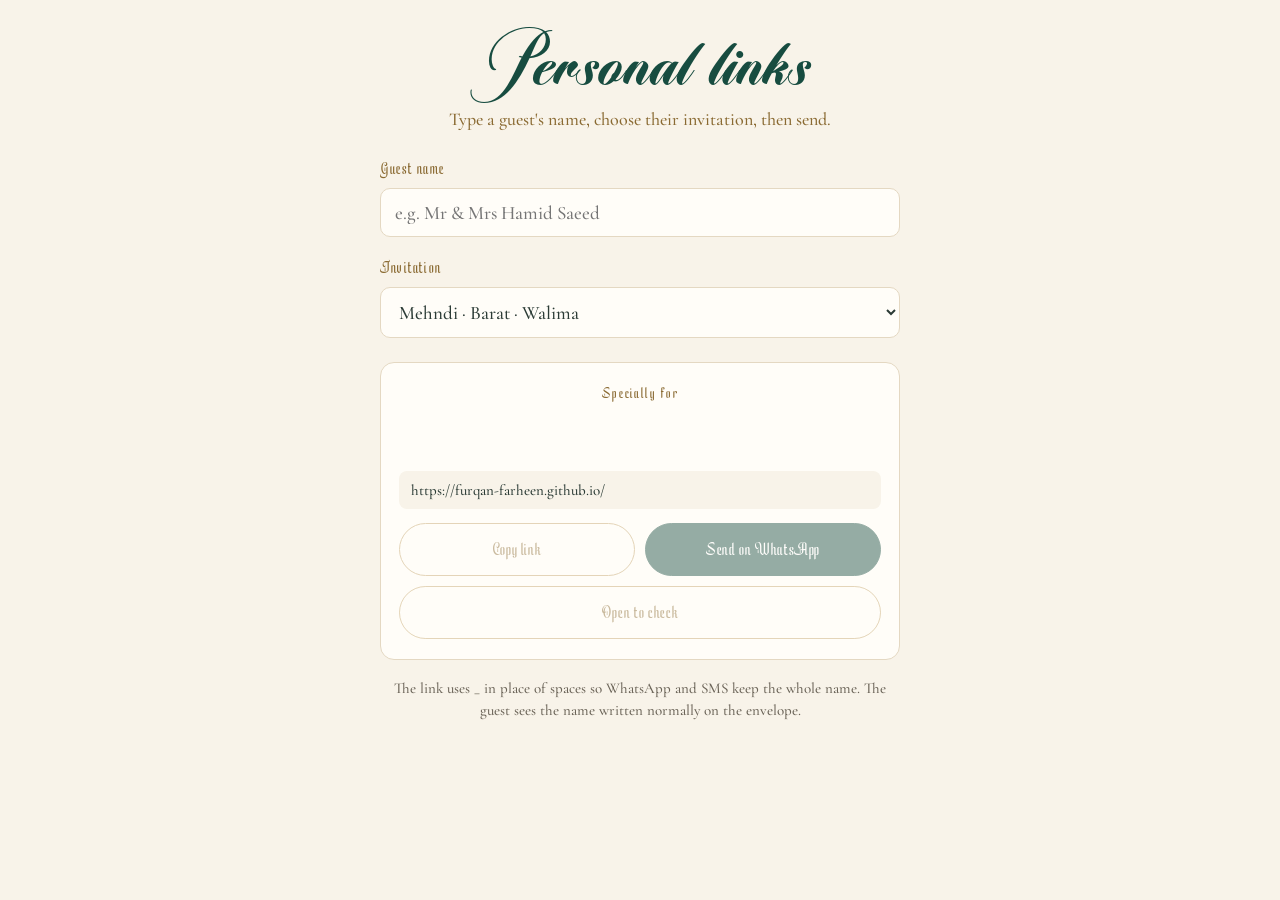
<file: make/index.html>
<!doctype html>
<html lang="en"><head><meta charset="utf-8"><meta name="viewport" content="width=device-width,initial-scale=1">
<meta name="robots" content="noindex,nofollow"><title>Personal invitation links</title>
<style>
@font-face { font-family: 'Armelie'; src: url(../fonts/Armelie.woff2) format('woff2'); }
@font-face { font-family: 'Yulltan'; src: url(../fonts/Yulltan.woff2) format('woff2'); }
@font-face { font-family: 'Corm'; src: url(../fonts/Cormorant-Medium.woff2) format('woff2'); }
:root { --ivory: #F8F3E9; --paper: #FFFDF8; --emerald: #174C40; --gold: #C4A46B; --golddk: #8A6A32; --text: #2B3B35; --line: #E4D8C2; }
* { box-sizing: border-box; margin: 0; }
body { background: var(--ivory); color: var(--text); font-family: 'Corm', Georgia, serif; font-size: 18px; padding: 28px 16px 48px; }
main { max-width: 520px; margin: 0 auto; }
h1 { font-family: 'Armelie', serif; font-weight: 400; color: var(--emerald); font-size: 44px; text-align: center; line-height: 1.3; padding: .1em 0 .2em; margin-bottom: 10px; }
.sub { text-align: center; color: var(--golddk); margin-bottom: 26px; }
label { display: block; font-family: 'Yulltan', serif; color: var(--golddk); letter-spacing: .08em; font-size: 15px; margin: 18px 0 6px; }
input, select { width: 100%; font: inherit; font-size: 19px; color: var(--text); background: var(--paper); border: 1px solid var(--line); border-radius: 10px; padding: 12px 14px; }
input:focus, select:focus { outline: 2px solid var(--gold); outline-offset: 1px; }
.card { margin-top: 24px; background: var(--paper); border: 1px solid var(--line); border-radius: 14px; padding: 18px 18px 20px; text-align: center; }
.for { font-family: 'Yulltan', serif; color: var(--golddk); letter-spacing: .12em; font-size: 14px; }
.nm { font-family: 'Armelie', serif; color: var(--emerald); font-size: 34px; line-height: 1.35; padding: .05em .3em .25em; overflow-wrap: anywhere; min-height: 1.4em; }
.link { margin-top: 10px; font-size: 15px; word-break: break-all; background: var(--ivory); border-radius: 8px; padding: 10px 12px; text-align: left; }
.btns { display: grid; grid-template-columns: 1fr 1fr; gap: 10px; margin-top: 14px; }
.btns > * { font-family: 'Yulltan', serif; font-size: 16px; letter-spacing: .04em; border-radius: 999px; padding: 12px 10px; border: 1px solid var(--gold);
  background: none; color: var(--golddk); cursor: pointer; text-decoration: none; text-align: center; }
.btns .wa { background: var(--emerald); border-color: var(--emerald); color: #fff; }
.btns .open { grid-column: 1 / -1; }
.note { font-size: 15px; color: #6b6458; margin-top: 18px; line-height: 1.45; text-align: center; }
[aria-disabled="true"] { opacity: .45; pointer-events: none; }
</style></head>
<body><main>
<h1>Personal links</h1>
<p class="sub">Type a guest's name, choose their invitation, then send.</p>
<label for="nm">Guest name</label>
<input id="nm" autocomplete="off" maxlength="60" placeholder="e.g. Mr &amp; Mrs Hamid Saeed">
<label for="set">Invitation</label>
<select id="set"><option value="">Mehndi · Barat · Walima</option><option value="mehndi-barat">Mehndi · Barat</option><option value="mehndi-walima">Mehndi · Walima</option><option value="barat-walima">Barat · Walima</option><option value="mehndi">Mehndi</option><option value="barat">Barat</option><option value="walima">Walima</option></select>
<div class="card" aria-live="polite">
  <div class="for">Specially for</div>
  <div class="nm" id="pv"></div>
  <div class="link" id="out"></div>
  <div class="btns">
    <button type="button" id="copy">Copy link</button>
    <a class="wa" id="wa" target="_blank" rel="noopener">Send on WhatsApp</a>
    <a class="open" id="open" target="_blank" rel="noopener">Open to check</a>
  </div>
</div>
<p class="note">The link uses _ in place of spaces so WhatsApp and SMS keep the whole name. The guest sees the name written normally on the envelope.</p>
</main>
<script>
(() => {
  const SITE = 'https://furqan-farheen.github.io/';
  const $ = (id) => document.getElementById(id);
  const tidy = (v) => v.replace(/[<>{}_]/g, ' ').replace(/\s+/g, ' ').trim();
  // spaces become _; everything else is percent-encoded except & and ' (kept readable; messaging apps keep them inside links)
  const enc = (v) => encodeURIComponent(v).replace(/%20/g, '_').replace(/%26/g, '&').replace(/%27/g, "'");
  const link = () => { const n = tidy($('nm').value), s = $('set').value; return SITE + (s ? s + '/' : '') + (n ? '?to=' + enc(n) : ''); };
  const update = () => { const n = tidy($('nm').value), u = link();
    $('pv').textContent = n || ' '; $('out').textContent = u;
    $('wa').href = 'https://wa.me/?text=' + encodeURIComponent(u); $('open').href = u;
    ['copy', 'wa', 'open'].forEach(id => $(id).setAttribute('aria-disabled', String(!n))); };
  $('nm').addEventListener('input', update); $('set').addEventListener('change', update);
  $('copy').addEventListener('click', async () => { const u = link();
    try { await navigator.clipboard.writeText(u); }
    catch (e) { const t = document.createElement('textarea'); t.value = u; document.body.appendChild(t); t.select(); document.execCommand('copy'); t.remove(); }
    $('copy').textContent = 'Copied'; setTimeout(() => { $('copy').textContent = 'Copy link'; }, 1600); });
  update();
})();
</script>
</body></html>
</file>
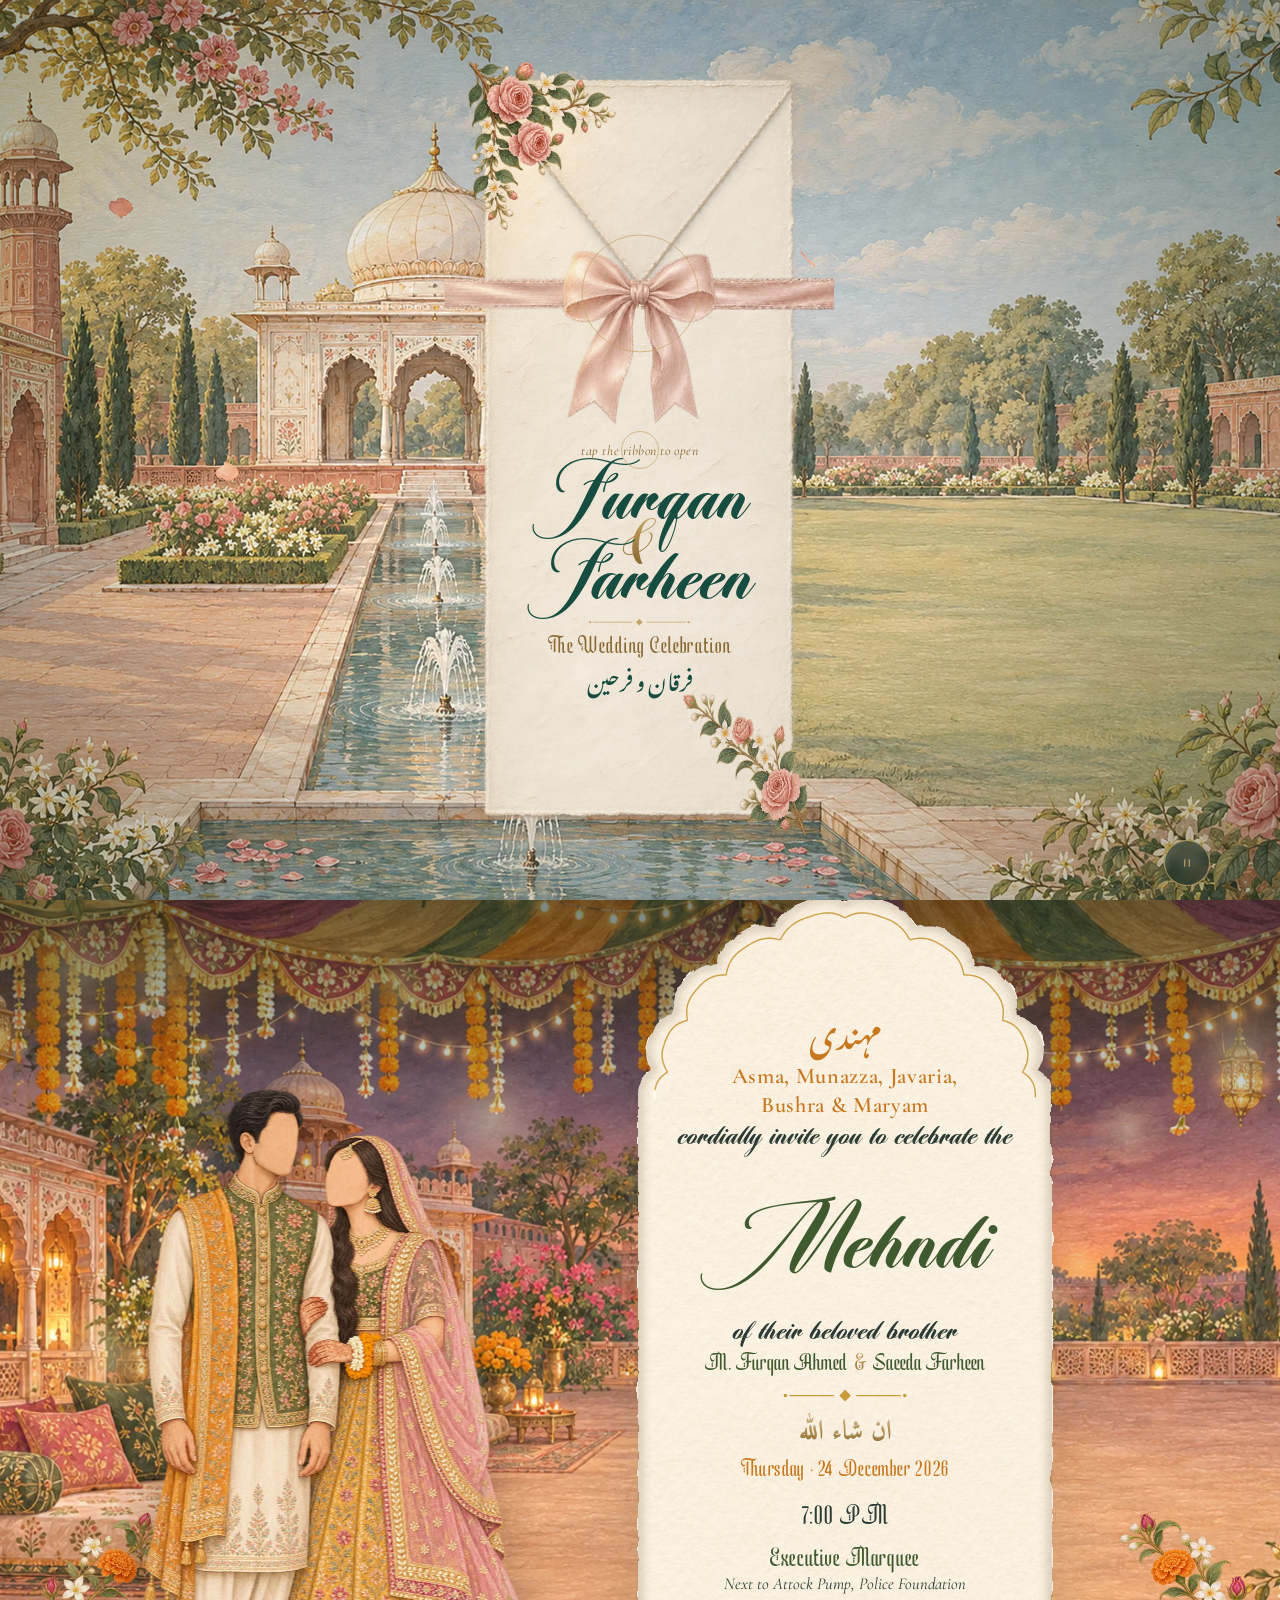
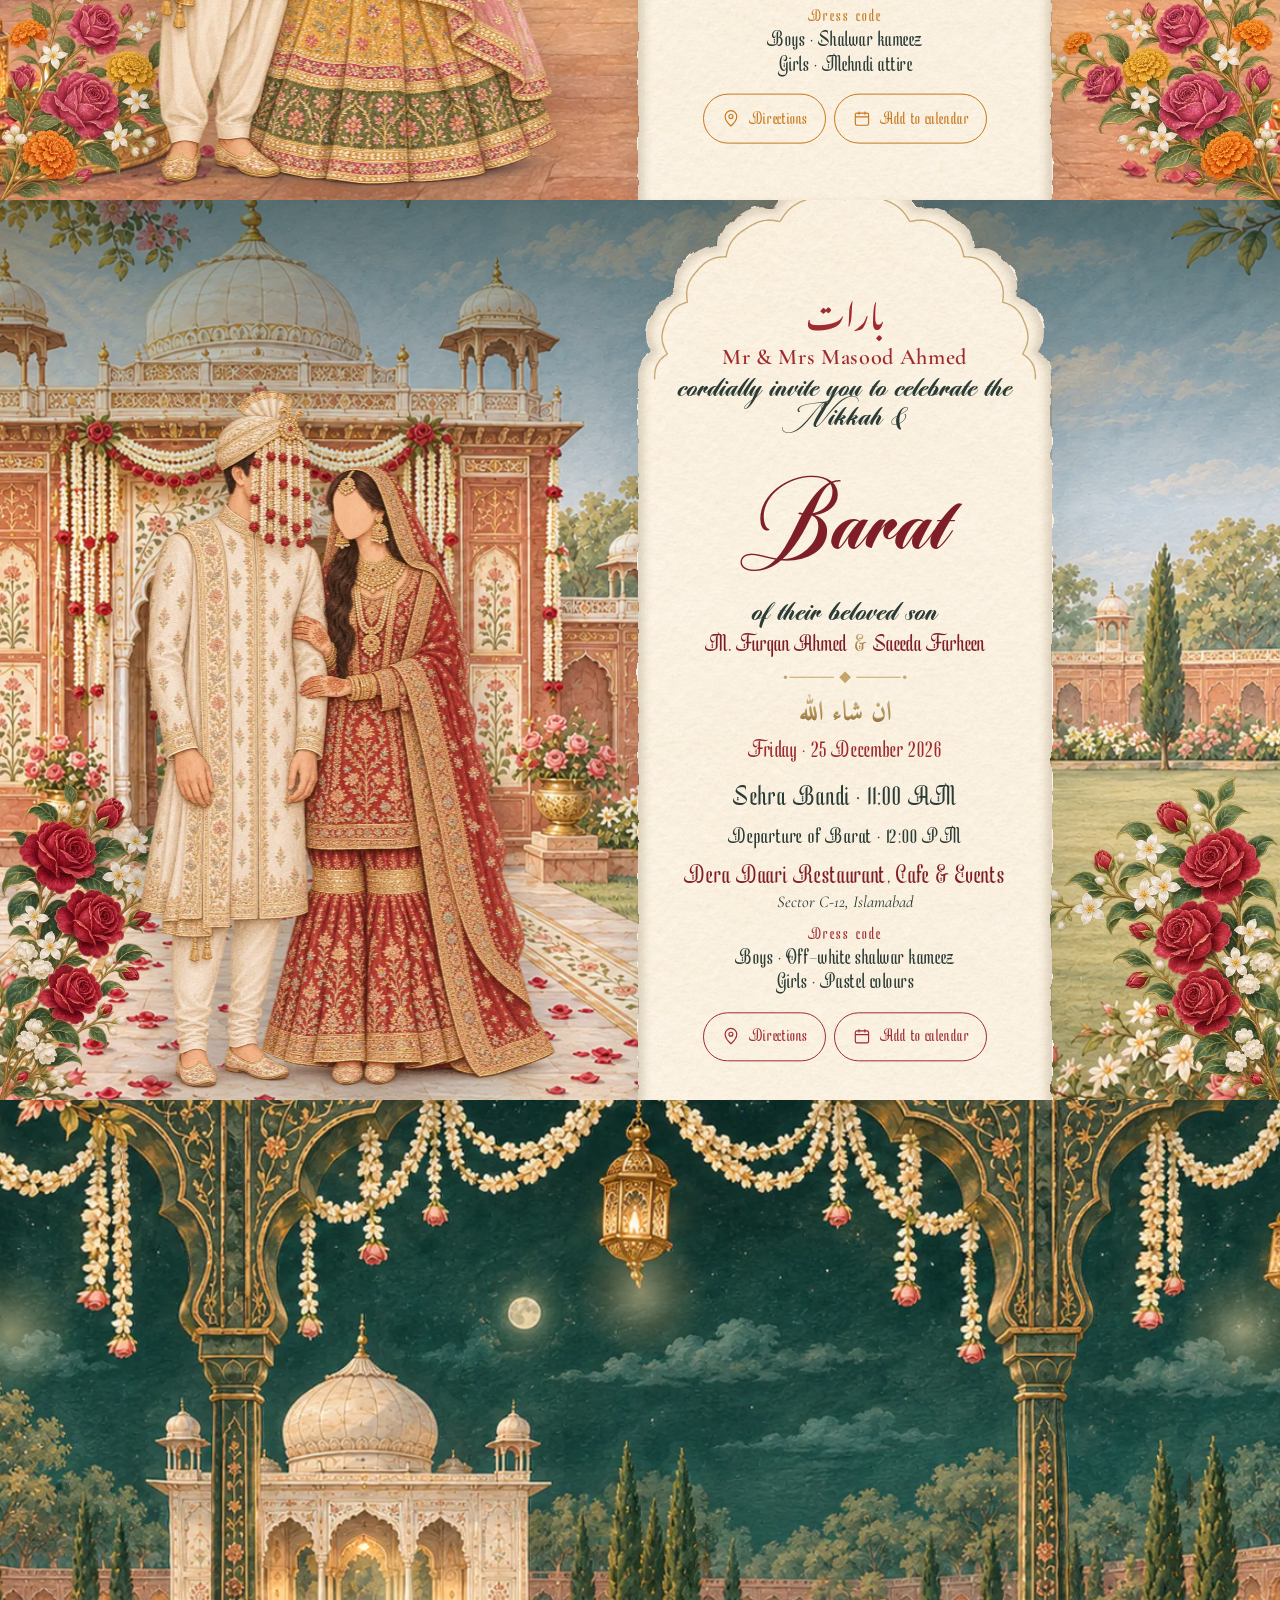
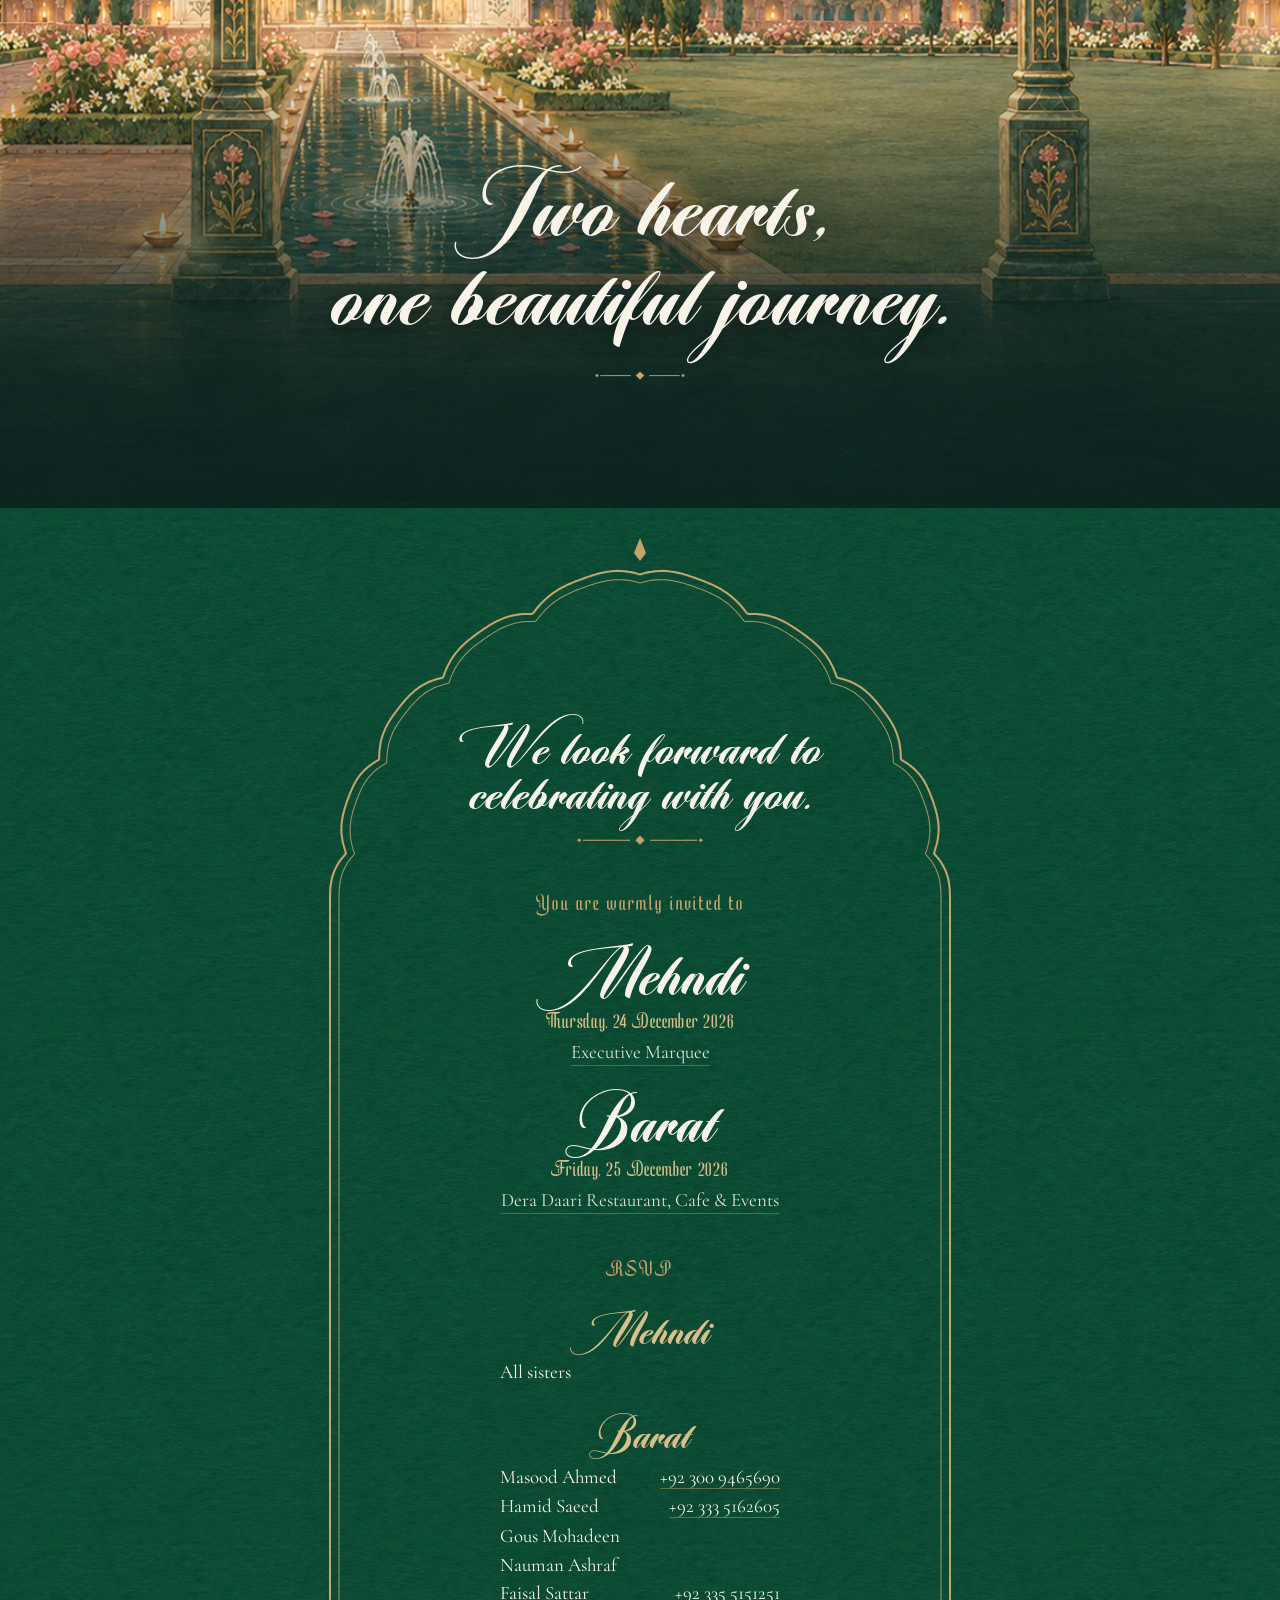
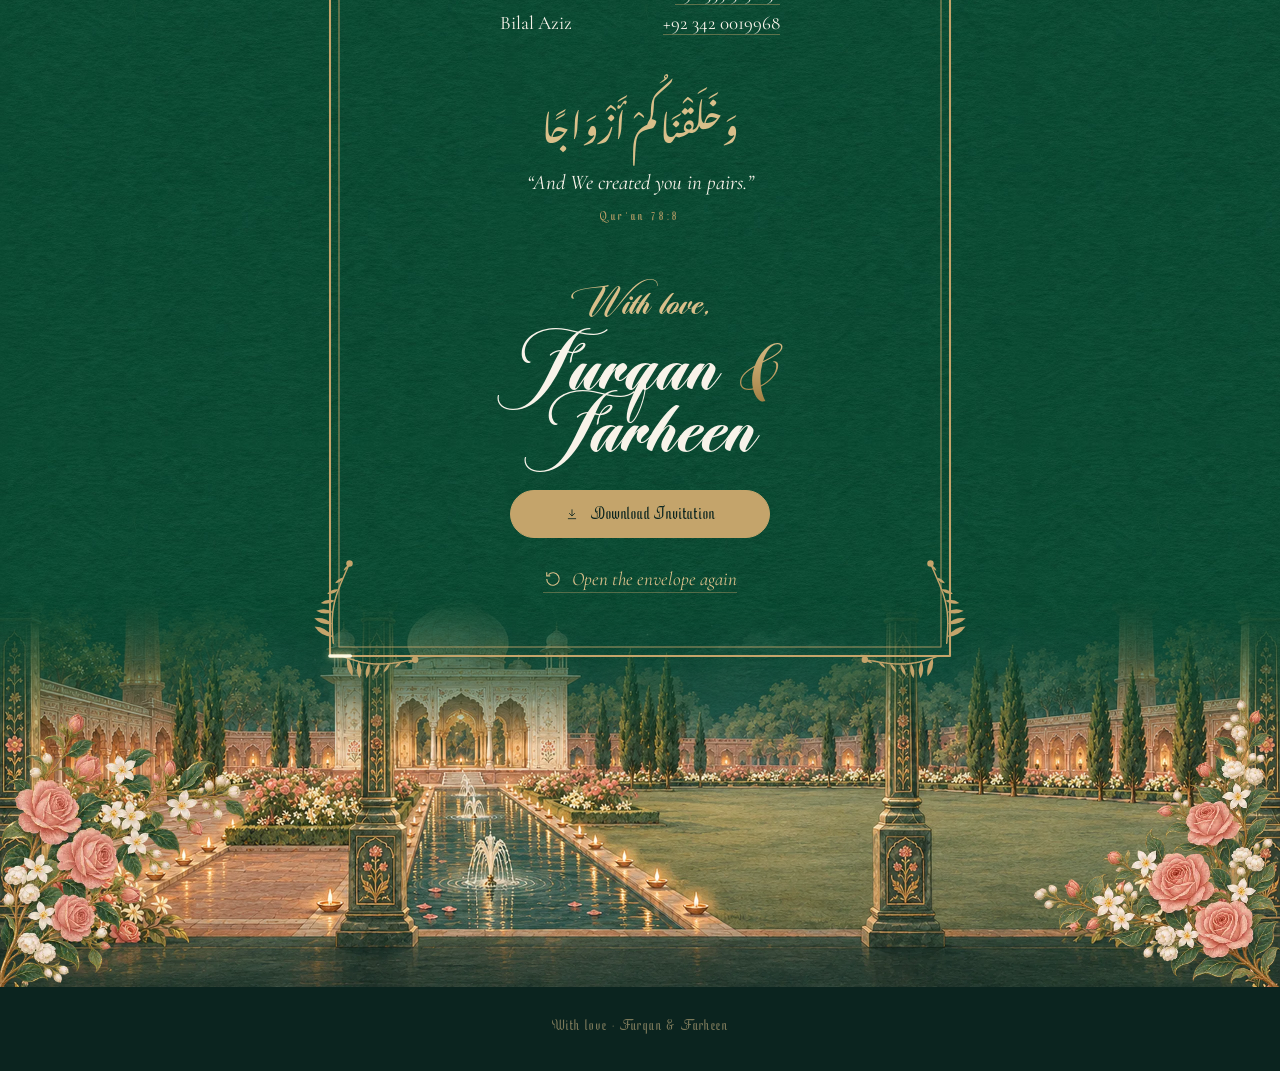
<file: mehndi-barat/index.html>
<!doctype html>
<html lang="en">
<head>
<meta charset="utf-8">
<base href="../">
<meta name="viewport" content="width=device-width, initial-scale=1, viewport-fit=cover">
<title>Furqan &amp; Farheen — Wedding Invitation</title>
<meta name="description" content="Together with their families, Furqan &amp; Farheen joyfully invite you to celebrate their wedding — Mehndi on Thursday 24 December 2026, Barat on Friday 25 December 2026.">
<meta name="theme-color" content="#0B241F">
<meta property="og:title" content="Furqan &amp; Farheen — Wedding Invitation">
<meta property="og:description" content="Together with their families, Furqan &amp; Farheen joyfully invite you to celebrate their wedding — Mehndi on Thursday 24 December 2026, Barat on Friday 25 December 2026.">
<meta property="og:image" content="https://furqan-farheen.github.io/assets/og.jpg">
<meta property="og:image:width" content="1200"><meta property="og:image:height" content="630">
<link rel="icon" href="assets/icon.png">
<link rel="preload" href="fonts/Cormorant-Regular.woff2" as="font" type="font/woff2" crossorigin>
<link rel="stylesheet" href="style.css?v=9ef61472">
<noscript><style>#loader,#intro,#cursor,#cursor-ring,#sound,#motion,.replay,.cue{display:none!important} body.locked{overflow:auto;height:auto}
.arch .content{background:rgba(248,243,233,.95);border-radius:50% 50% 4px 4px/24% 24% 4px 4px;box-shadow:0 18px 40px rgba(14,47,40,.18)}</style></noscript>
</head>
<body class="locked">
<svg width="0" height="0" style="position:absolute" aria-hidden="true"><defs>
  <pattern id="ivoryPat" patternUnits="userSpaceOnUse" width="512" height="512"><image href="assets/v3/ivory_tile.jpg" width="512" height="512"/></pattern>
  <filter id="rough" x="-5%" y="-5%" width="110%" height="110%"><feTurbulence type="fractalNoise" baseFrequency=".045" numOctaves="3" seed="4"/>
    <feDisplacementMap in="SourceGraphic" scale="7" xChannelSelector="R" yChannelSelector="G"/></filter>
  <filter id="lipblur"><feGaussianBlur stdDeviation="4"/></filter></defs></svg>
<div id="loader"><div class="in"><div class="mono">F<i>&amp;</i>F</div><div class="rule"><b></b></div><div class="count">000</div></div></div>
<div id="cursor"></div><div id="cursor-ring"><span class="lbl"></span></div>
<div id="intro"><div class="veil"></div><div id="card"><img class="lyr body" src="assets/v3/env2_env_body.webp" alt=""><img class="lyr flap" src="assets/v3/env2_env_flap.webp" alt=""><div class="txtgrp"><div class="txt n" style="top:51.80%">Furqan</div><div class="txt a" style="top:57.39%">&amp;</div><div class="txt n" style="top:61.27%">Farheen</div><div class="txt" style="top:69.47%"><svg class="orn" viewBox="-49.0 -5 98.0 10" aria-hidden="true" style="width:26%"><line x1="-45.0" y1="0" x2="-7" y2="0"/><line x1="7" y1="0" x2="45.0" y2="0"/><path class="dot" d="M-3.2 0 L0 -3.2 L3.2 0 L0 3.2Z"/><circle class="dot" cx="-47.5" cy="0" r="1.1"/><circle class="dot" cx="47.5" cy="0" r="1.1"/></svg></div><div class="txt cel caps" style="top:72.00%">The Wedding Celebration</div><div class="txt urdu ur" style="top:74.32%">فرقان و فرحین</div><div class="txt guest" hidden style="top:72.54%"><span class="gfor">Specially for</span><span class="gname"></span></div></div><img class="lyr rib-l" src="assets/v3/env2_ribbon_left.webp" alt=""><img class="lyr rib-r" src="assets/v3/env2_ribbon_right.webp" alt=""><img class="lyr bow" src="assets/v3/env2_bow.webp" alt=""><img class="lyr env-fl sway tl" src="assets/v3/env2_env_flowers_tl.webp" alt=""><img class="lyr env-fl sway br" src="assets/v3/env2_env_flowers_br.webp" alt=""><div class="halo"></div><div class="txt hint" style="top:49.34%">tap the ribbon to open</div><button class="tap" aria-label="Open the invitation" data-cursor="OPEN"></button></div></div>
<main>
<section id="s-invite" class="scene" data-theme="garden">
  <picture class="paint-fallback"><source type="image/webp" media="(max-aspect-ratio: 62/100)" srcset="assets/v3/garden_p.webp"><source type="image/webp" media="(max-aspect-ratio: 105/100)" srcset="assets/v3/garden_t.webp"><source type="image/webp" srcset="assets/v3/garden_l.webp"><source media="(max-aspect-ratio: 62/100)" srcset="assets/v3/garden_p.jpg"><source media="(max-aspect-ratio: 105/100)" srcset="assets/v3/garden_t.jpg"><img data-scene="garden" src="assets/v3/garden_l.jpg" alt="" decoding="async"></picture>
  <canvas class="paint" data-scene="garden" aria-hidden="true"></canvas>
  <img class="corner sway tl" src="assets/v3/fl_garden_tl.webp" alt=""><img class="corner sway tr" src="assets/v3/fl_garden_tr.webp" alt=""><img class="corner sway bl" src="assets/v3/fl_garden_bl.webp" alt=""><img class="corner sway br" src="assets/v3/fl_garden_br.webp" alt="">
  <div class="arch"><svg class="paper" aria-hidden="true"><defs><clipPath id="ac1"><path class="a-clip"/></clipPath></defs><path class="a-fill" fill="url(#ivoryPat)" filter="url(#rough)"/><g clip-path="url(#ac1)"><path class="a-lip" fill="none" stroke="rgba(90,70,40,.22)" stroke-width="10" filter="url(#lipblur)"/></g><path class="a-gold" fill="none" stroke="var(--gold-line, #C4A46B)" opacity=".9"/><path class="a-shine" fill="none"/></svg>
    <div class="content">
      <div class="bism" data-r="fade" data-at="0" lang="ar"><span class="callig">بِسْمِ ٱللَّٰهِ</span><span class="callig">ٱلرَّحْمَٰنِ ٱلرَّحِيمِ</span></div>
      <div class="fam caps" data-r="line" data-at=".25"><span class="line"><span>Together with their families</span></span></div>
      <svg class="orn" viewBox="-34.0 -5 68.0 10" aria-hidden="true" data-r="draw" data-at=".5" data-dur="1.4"><line x1="-30.0" y1="0" x2="-7" y2="0"/><line x1="7" y1="0" x2="30.0" y2="0"/><path class="dot" d="M-3.2 0 L0 -3.2 L3.2 0 L0 3.2Z"/><circle class="dot" cx="-32.5" cy="0" r="1.1"/><circle class="dot" cx="32.5" cy="0" r="1.1"/></svg>
      <div class="name" data-r="write" data-at=".6">Furqan</div>
      <div class="amp" data-r="amp" data-at="1.3">&amp;</div>
      <div class="name" data-r="write" data-at="1.25">Farheen</div>
      <div class="inv" data-r="write" data-at="2.2"><span class="line"><span>joyfully invite you</span></span><span class="line"><span>to celebrate their wedding</span></span></div>
      <svg class="orn orn2" viewBox="-49.0 -5 98.0 10" aria-hidden="true" data-r="draw" data-at="2.8" data-dur="1.6"><line x1="-45.0" y1="0" x2="-7" y2="0"/><line x1="7" y1="0" x2="45.0" y2="0"/><path class="dot" d="M-3.2 0 L0 -3.2 L3.2 0 L0 3.2Z"/><circle class="dot" cx="-47.5" cy="0" r="1.1"/><circle class="dot" cx="47.5" cy="0" r="1.1"/></svg>
    </div>
  </div>
  <button class="cue" aria-label="Scroll"><span>SCROLL</span><i></i></button>
</section>
<section class="scene ev" id="ev-mehndi" data-theme="mehndi" style="--ink:#3F5A2E;--acc:#C7781E;--gold-line:#C99A3A">
  <div class="ev-stage">
    <picture class="paint-fallback"><source type="image/webp" media="(max-aspect-ratio: 62/100)" data-srcset="assets/v3/mehndi_p.webp"><source type="image/webp" media="(max-aspect-ratio: 105/100)" data-srcset="assets/v3/mehndi_t.webp"><source type="image/webp" data-srcset="assets/v3/mehndi_l.webp"><source media="(max-aspect-ratio: 62/100)" data-srcset="assets/v3/mehndi_p.jpg"><source media="(max-aspect-ratio: 105/100)" data-srcset="assets/v3/mehndi_t.jpg"><img data-scene="mehndi" data-src="assets/v3/mehndi_l.jpg" alt="" decoding="async"></picture>
    <canvas class="paint" data-scene="mehndi" aria-hidden="true"></canvas>
    <div class="glows" data-scene="mehndi"></div>
    <img class="corner sway bl" data-src="assets/v3/fl_mehndi_bl.webp" alt=""><img class="corner sway br" data-src="assets/v3/fl_mehndi_br.webp" alt="">
    <div class="ev-title"><span class="urdu">مہندی</span><span class="t">Mehndi</span></div>
    <img class="couple" data-src="assets/v3/couple_mehndi.webp" alt="M. Furqan Ahmed and Saeeda Farheen dressed for the Mehndi">
  </div>
  <div class="arch"><svg class="paper" aria-hidden="true"><defs><clipPath id="ac2"><path class="a-clip"/></clipPath></defs><path class="a-fill" fill="url(#ivoryPat)" filter="url(#rough)"/><g clip-path="url(#ac2)"><path class="a-lip" fill="none" stroke="rgba(90,70,40,.22)" stroke-width="10" filter="url(#lipblur)"/></g><path class="a-gold" fill="none" stroke="var(--gold-line, #C4A46B)" opacity=".9"/><path class="a-shine" fill="none"/></svg>
    <div class="content">
      <div class="evur urdu" data-r="fade" data-at=".1">مہندی</div>
      <div class="evhost caps" data-r="line" data-at=".2"><span class="line"><span>Asma, Munazza, Javaria, Bushra &amp; Maryam</span></span></div>
      <div class="evinv" data-r="fade" data-at=".35">cordially invite you to celebrate the</div>
      <div class="evname" data-r="write" data-at=".45">Mehndi</div>
      <div class="evinv" data-r="fade" data-at=".8">of their beloved brother</div>
      <div class="evcouple" data-r="fade" data-at=".95">M. Furqan Ahmed <i>&amp;</i> Saeeda Farheen</div>
      <svg class="orn" viewBox="-39.0 -5 78.0 10" aria-hidden="true" data-r="draw" data-at="1.0" data-dur="1.3"><line x1="-35.0" y1="0" x2="-7" y2="0"/><line x1="7" y1="0" x2="35.0" y2="0"/><path class="dot" d="M-3.2 0 L0 -3.2 L3.2 0 L0 3.2Z"/><circle class="dot" cx="-37.5" cy="0" r="1.1"/><circle class="dot" cx="37.5" cy="0" r="1.1"/></svg>
      <div class="insha" data-r="fade" data-at="1.05"><span class="callig">ان شاء الله</span></div>
      <div class="evdate caps" data-r="line" data-at="1.1"><span class="line"><span>Thursday · 24 December 2026</span></span></div>
      <div class="evtime" data-r="fade" data-at="1.25">7:00 PM</div>
      <div class="evvenue" data-r="fade" data-at="1.4">Executive Marquee</div>
      <div class="evaddr" data-r="fade" data-at="1.5">Next to Attock Pump, Police Foundation</div>
      <div class="evdress" data-r="fade" data-at="1.6"><span class="dlab">Dress code</span><span class="dl">Boys · Shalwar kameez</span><span class="dl">Girls · Mehndi attire</span></div>
      <div class="evbtns" data-r="fade" data-at="1.7"><a class="pill" href="https://maps.app.goo.gl/ojrh6teipkRkhT6C6" target="_blank" rel="noopener" data-cursor="MAP"><svg viewBox="0 0 24 24" fill="none" stroke="currentColor" stroke-width="1.4"><path d="M12 21s-7-6.2-7-11.5A7 7 0 0 1 19 9.5C19 14.8 12 21 12 21z"/><circle cx="12" cy="9.5" r="2.4"/></svg>Directions</a><a class="pill" href="cal/mehndi.ics" download="Mehndi-Furqan-Farheen.ics" data-cursor="SAVE"><svg viewBox="0 0 24 24" fill="none" stroke="currentColor" stroke-width="1.4"><rect x="4" y="5.5" width="16" height="14.5" rx="2"/><path d="M4 10h16M8.5 3.5v4M15.5 3.5v4"/></svg>Add to calendar</a></div>
    </div>
  </div>
</section>
<section class="scene ev" id="ev-barat" data-theme="barat" style="--ink:#7E1F27;--acc:#9E2B30;--gold-line:#C4A46B">
  <div class="ev-stage">
    <picture class="paint-fallback"><source type="image/webp" media="(max-aspect-ratio: 62/100)" data-srcset="assets/v3/barat_p.webp"><source type="image/webp" media="(max-aspect-ratio: 105/100)" data-srcset="assets/v3/barat_t.webp"><source type="image/webp" data-srcset="assets/v3/barat_l.webp"><source media="(max-aspect-ratio: 62/100)" data-srcset="assets/v3/barat_p.jpg"><source media="(max-aspect-ratio: 105/100)" data-srcset="assets/v3/barat_t.jpg"><img data-scene="barat" data-src="assets/v3/barat_l.jpg" alt="" decoding="async"></picture>
    <canvas class="paint" data-scene="barat" aria-hidden="true"></canvas>
    <div class="glows" data-scene="barat"></div>
    <img class="corner sway bl" data-src="assets/v3/fl_barat_bl.webp" alt=""><img class="corner sway br" data-src="assets/v3/fl_barat_br.webp" alt="">
    <div class="ev-title"><span class="urdu">بارات</span><span class="t">Barat</span></div>
    <img class="couple" data-src="assets/v3/couple_barat.webp" alt="M. Furqan Ahmed and Saeeda Farheen dressed for the Barat">
  </div>
  <div class="arch"><svg class="paper" aria-hidden="true"><defs><clipPath id="ac3"><path class="a-clip"/></clipPath></defs><path class="a-fill" fill="url(#ivoryPat)" filter="url(#rough)"/><g clip-path="url(#ac3)"><path class="a-lip" fill="none" stroke="rgba(90,70,40,.22)" stroke-width="10" filter="url(#lipblur)"/></g><path class="a-gold" fill="none" stroke="var(--gold-line, #C4A46B)" opacity=".9"/><path class="a-shine" fill="none"/></svg>
    <div class="content">
      <div class="evur urdu" data-r="fade" data-at=".1">بارات</div>
      <div class="evhost caps" data-r="line" data-at=".2"><span class="line"><span>Mr &amp; Mrs Masood Ahmed</span></span></div>
      <div class="evinv" data-r="fade" data-at=".35">cordially invite you to celebrate the Nikkah &amp;</div>
      <div class="evname" data-r="write" data-at=".45">Barat</div>
      <div class="evinv" data-r="fade" data-at=".8">of their beloved son</div>
      <div class="evcouple" data-r="fade" data-at=".95">M. Furqan Ahmed <i>&amp;</i> Saeeda Farheen</div>
      <svg class="orn" viewBox="-39.0 -5 78.0 10" aria-hidden="true" data-r="draw" data-at="1.0" data-dur="1.3"><line x1="-35.0" y1="0" x2="-7" y2="0"/><line x1="7" y1="0" x2="35.0" y2="0"/><path class="dot" d="M-3.2 0 L0 -3.2 L3.2 0 L0 3.2Z"/><circle class="dot" cx="-37.5" cy="0" r="1.1"/><circle class="dot" cx="37.5" cy="0" r="1.1"/></svg>
      <div class="insha" data-r="fade" data-at="1.05"><span class="callig">ان شاء الله</span></div>
      <div class="evdate caps" data-r="line" data-at="1.1"><span class="line"><span>Friday · 25 December 2026</span></span></div>
      <div class="evtime" data-r="fade" data-at="1.25">Sehra Bandi · 11:00 AM</div><div class="evtime2" data-r="fade" data-at="1.3">Departure of Barat · 12:00 PM</div>
      <div class="evvenue" data-r="fade" data-at="1.4">Dera Daari Restaurant, Cafe &amp; Events</div>
      <div class="evaddr" data-r="fade" data-at="1.5">Sector C-12, Islamabad</div>
      <div class="evdress" data-r="fade" data-at="1.6"><span class="dlab">Dress code</span><span class="dl">Boys · Off-white shalwar kameez</span><span class="dl">Girls · Pastel colours</span></div>
      <div class="evbtns" data-r="fade" data-at="1.7"><a class="pill" href="https://maps.app.goo.gl/GpAJj2evRmbhUEYh8" target="_blank" rel="noopener" data-cursor="MAP"><svg viewBox="0 0 24 24" fill="none" stroke="currentColor" stroke-width="1.4"><path d="M12 21s-7-6.2-7-11.5A7 7 0 0 1 19 9.5C19 14.8 12 21 12 21z"/><circle cx="12" cy="9.5" r="2.4"/></svg>Directions</a><a class="pill" href="cal/barat.ics" download="Barat-Furqan-Farheen.ics" data-cursor="SAVE"><svg viewBox="0 0 24 24" fill="none" stroke="currentColor" stroke-width="1.4"><rect x="4" y="5.5" width="16" height="14.5" rx="2"/><path d="M4 10h16M8.5 3.5v4M15.5 3.5v4"/></svg>Add to calendar</a></div>
    </div>
  </div>
</section>
<section id="s-night" class="scene dark" data-theme="night">
  <picture class="paint-fallback"><source type="image/webp" media="(max-aspect-ratio: 62/100)" data-srcset="assets/v3/night_p.webp"><source type="image/webp" media="(max-aspect-ratio: 105/100)" data-srcset="assets/v3/night_t.webp"><source type="image/webp" data-srcset="assets/v3/night_l.webp"><source media="(max-aspect-ratio: 62/100)" data-srcset="assets/v3/night_p.jpg"><source media="(max-aspect-ratio: 105/100)" data-srcset="assets/v3/night_t.jpg"><img data-scene="night" data-src="assets/v3/night_l.jpg" alt="" decoding="async"></picture>
  <canvas class="paint" data-scene="night" aria-hidden="true"></canvas>
  <div class="glows" data-scene="night"></div>
  <div class="msg"><div data-r="write" data-at=".4"><span class="line"><span>Two hearts,</span></span><span class="line"><span>one beautiful journey.</span></span></div>
  <svg class="orn" viewBox="-34.0 -5 68.0 10" aria-hidden="true" data-r="draw" data-at="1.4"><line x1="-30.0" y1="0" x2="-7" y2="0"/><line x1="7" y1="0" x2="30.0" y2="0"/><path class="dot" d="M-3.2 0 L0 -3.2 L3.2 0 L0 3.2Z"/><circle class="dot" cx="-32.5" cy="0" r="1.1"/><circle class="dot" cx="32.5" cy="0" r="1.1"/></svg></div>
</section>
<section id="s-rsvp" class="dark" data-theme="garden">
  <div class="card">
    <svg class="frame" aria-hidden="true"></svg>
    <div class="lead" data-r="write" data-at=".2"><span class="line"><span>We look forward to</span></span><span class="line"><span>celebrating with you.</span></span></div>
    <svg class="orn" viewBox="-44.0 -5 88.0 10" aria-hidden="true" style="width:clamp(90px,14vmin,140px);margin-top:.6em" data-r="draw" data-at=".6"><line x1="-40.0" y1="0" x2="-7" y2="0"/><line x1="7" y1="0" x2="40.0" y2="0"/><path class="dot" d="M-3.2 0 L0 -3.2 L3.2 0 L0 3.2Z"/><circle class="dot" cx="-42.5" cy="0" r="1.1"/><circle class="dot" cx="42.5" cy="0" r="1.1"/></svg>
    <div class="lab" data-r="fade" data-at=".85">You are warmly invited to</div>
    <div class="recap"><a class="rc" href="https://maps.app.goo.gl/ojrh6teipkRkhT6C6" target="_blank" rel="noopener" data-cursor="MAP" data-r="fade" data-at="1.0">
      <span class="rcn">Mehndi</span><span class="rcd">Thursday, 24 December 2026</span><span class="rcv">Executive Marquee</span></a><a class="rc" href="https://maps.app.goo.gl/GpAJj2evRmbhUEYh8" target="_blank" rel="noopener" data-cursor="MAP" data-r="fade" data-at="1.15">
      <span class="rcn">Barat</span><span class="rcd">Friday, 25 December 2026</span><span class="rcv">Dera Daari Restaurant, Cafe &amp; Events</span></a></div>
    <div class="lab" data-r="fade" data-at="1.6">RSVP</div><div class="rsvps" data-r="fade" data-at="1.7"><div class="rg"><div class="rgt">Mehndi</div><div class="rp"><span>All sisters</span></div></div><div class="rg"><div class="rgt">Barat</div><div class="rp"><span>Masood Ahmed</span><a href="tel:+923009465690" data-cursor="CALL">+92 300 9465690</a></div><div class="rp"><span>Hamid Saeed</span><a href="tel:+923335162605" data-cursor="CALL">+92 333 5162605</a></div><div class="rp"><span>Gous Mohadeen</span></div><div class="rp"><span>Nauman Ashraf</span></div><div class="rp"><span>Faisal Sattar</span><a href="tel:+923355151251" data-cursor="CALL">+92 335 5151251</a></div><div class="rp"><span>Bilal Aziz</span><a href="tel:+923420019968" data-cursor="CALL">+92 342 0019968</a></div></div></div>
    <div class="verse" data-r="fade" data-at="1.9"><div class="ar urdu">وَخَلَقْنَاكُمْ أَزْوَاجًا</div><div class="en">“And We created you in pairs.”</div><div class="ref caps">Qur&#x27;an 78:8</div></div>
    <div class="soft" data-r="fade" data-at="2" style="margin-top:1.6em;font-size:1.15em">With love,</div>
    <div class="sign" data-r="fade" data-at="2.15">Furqan <i>&amp;</i> Farheen</div>
    <a class="btn solid" href="invitations/Furqan-Farheen-Invitation-Mehndi-Barat.pdf" download data-cursor="SAVE" data-r="fade" data-at="2.4" style="margin-top:1.6em"><svg viewBox="0 0 24 24" fill="none" stroke="currentColor" stroke-width="1.4"><path d="M12 4v11M7 10.5l5 5 5-5M5 20h14"/></svg>Download Invitation</a>
    <button class="replay" type="button" data-cursor="REPLAY" data-r="fade" data-at="2.6"><svg viewBox="0 0 24 24" fill="none" stroke="currentColor" stroke-width="1.4"><path d="M4.5 12a7.5 7.5 0 1 0 2.2-5.3M4.5 4v4.2h4.2"/></svg>Open the envelope again</button>
  </div>
  <div class="strip">
    <img class="sky" alt="">
    <img class="corner sway bl" data-src="assets/v3/fl_garden_bl.webp" alt=""><img class="corner sway br" data-src="assets/v3/fl_garden_br.webp" alt="">
  </div>
</section></main>
<footer>With love · Furqan &amp; Farheen</footer>
<canvas id="fx" aria-hidden="true"></canvas>
<audio id="music" src="assets/music3.mp3" preload="none" loop></audio>
<button id="sound" aria-label="Music on or off" data-cursor="SOUND"><i></i><i></i><i></i><i></i></button>
<button id="motion" aria-label="Pause animation" aria-pressed="false" data-cursor="MOTION"><svg viewBox="0 0 24 24" fill="none" stroke="currentColor" stroke-width="1.5"><path class="pz" d="M9 7v10M15 7v10"/><path class="pl" d="M9 7l8 5-8 5z"/></svg></button>
<script>window.LIGHTS = {"night_p": [[0.1744, 0.0083, 1.2], [0.4179, 0.4355, 1.17], [0.5923, 0.4355, 1.14], [0.5154, 0.4166, 1.13], [0.8179, 0.2331, 1.04], [0.1205, 0.0367, 1.04], [0.5077, 0.1609, 1.04], [0.7974, 0.5811, 1.02], [0.8487, 0.6095, 1.01], [0.9051, 0.445, 1.0], [0.1974, 0.3834, 1.0], [0.1692, 0.0414, 0.99], [0.1795, 0.232, 0.99], [0.2179, 0.0426, 0.99], [0.8282, 0.445, 0.98], [0.3359, 0.4462, 0.98]], "mehndi_p": [[0.2, 0.3893, 1.2], [0.2026, 0.3633, 1.2], [0.4077, 0.1787, 1.2], [0.5923, 0.084, 1.2], [0.2513, 0.1621, 1.18], [0.4513, 0.3799, 1.18], [0.1846, 0.1858, 1.18], [0.7, 0.3834, 1.16], [0.4051, 0.3763, 1.15], [0.8154, 0.3574, 1.15], [0.4718, 0.1728, 1.14], [0.0256, 0.0, 1.13], [0.1282, 0.0817, 1.13], [0.0769, 0.1728, 1.12], [0.7795, 0.1716, 1.11], [0.2077, 0.1053, 1.11]], "night_t": [[0.0996, 0.0571, 1.2], [0.1074, 0.1011, 1.18], [0.1699, 0.0205, 1.11], [0.1641, 0.0513, 1.05], [0.5449, 0.4849, 1.03], [0.4004, 0.4863, 0.97], [0.5078, 0.1802, 0.95], [0.2812, 0.6958, 0.95], [0.4668, 0.4585, 0.93], [0.0859, 0.5039, 0.93], [0.9551, 0.1187, 0.93], [0.7168, 0.6606, 0.93], [0.3066, 0.665, 0.92], [0.0293, 0.501, 0.92], [0.8906, 0.0703, 0.92], [0.8164, 0.0645, 0.9]], "mehndi_t": [[0.1367, 0.082, 1.2], [0.5801, 0.0776, 1.09], [0.1699, 0.4028, 1.04], [0.9336, 0.1948, 1.01], [0.2793, 0.3779, 0.99], [0.332, 0.1084, 0.95], [0.9609, 0.4761, 0.95], [0.0488, 0.479, 0.94], [0.3711, 0.3896, 0.94], [0.1523, 0.2021, 0.94], [0.6836, 0.4028, 0.91], [0.4102, 0.3926, 0.89], [0.3262, 0.394, 0.88], [0.9551, 0.1099, 0.88], [0.877, 0.1597, 0.87], [0.5547, 0.4028, 0.87]], "night_l": [[0.0551, 0.1437, 1.2], [0.3164, 0.5271, 1.2], [0.8367, 0.2292, 1.17], [0.1488, 0.2313, 1.15], [0.4031, 0.5292, 1.15], [0.5004, 0.1917, 1.14], [0.0973, 0.5542, 1.07], [0.3609, 0.4875, 1.07], [0.1207, 0.6958, 1.07], [0.9586, 0.5417, 1.06], [0.8438, 0.5437, 1.0], [0.9105, 0.5437, 0.95], [0.252, 0.7396, 0.94], [0.102, 0.0729, 0.94], [0.1195, 0.425, 0.94], [0.2566, 0.5458, 0.92]], "mehndi_l": [[0.9902, 0.0521, 1.2], [0.0645, 0.5021, 1.18], [0.1688, 0.5042, 1.14], [0.1477, 0.075, 1.05], [0.873, 0.1667, 1.04], [0.2754, 0.4646, 1.02], [0.6199, 0.4979, 1.02], [0.2027, 0.0792, 1.0], [0.4066, 0.2417, 1.0], [0.5719, 0.0646, 0.97], [0.3152, 0.4896, 0.96], [0.382, 0.4875, 0.95], [0.8051, 0.2562, 0.95], [0.75, 0.4479, 0.95], [0.348, 0.0979, 0.93], [0.2812, 0.5958, 0.92]]};</script>
<script src="vendor/gsap.min.js"></script>
<script src="vendor/ScrollTrigger.min.js"></script>
<script src="vendor/lenis.min.js"></script>
<script src="app.js?v=d1e6b1ca"></script>
<script>window.FXSRC = new URL('petals3d.js?v=32b64acc', document.baseURI).href;</script>
</body>
</html>
</file>
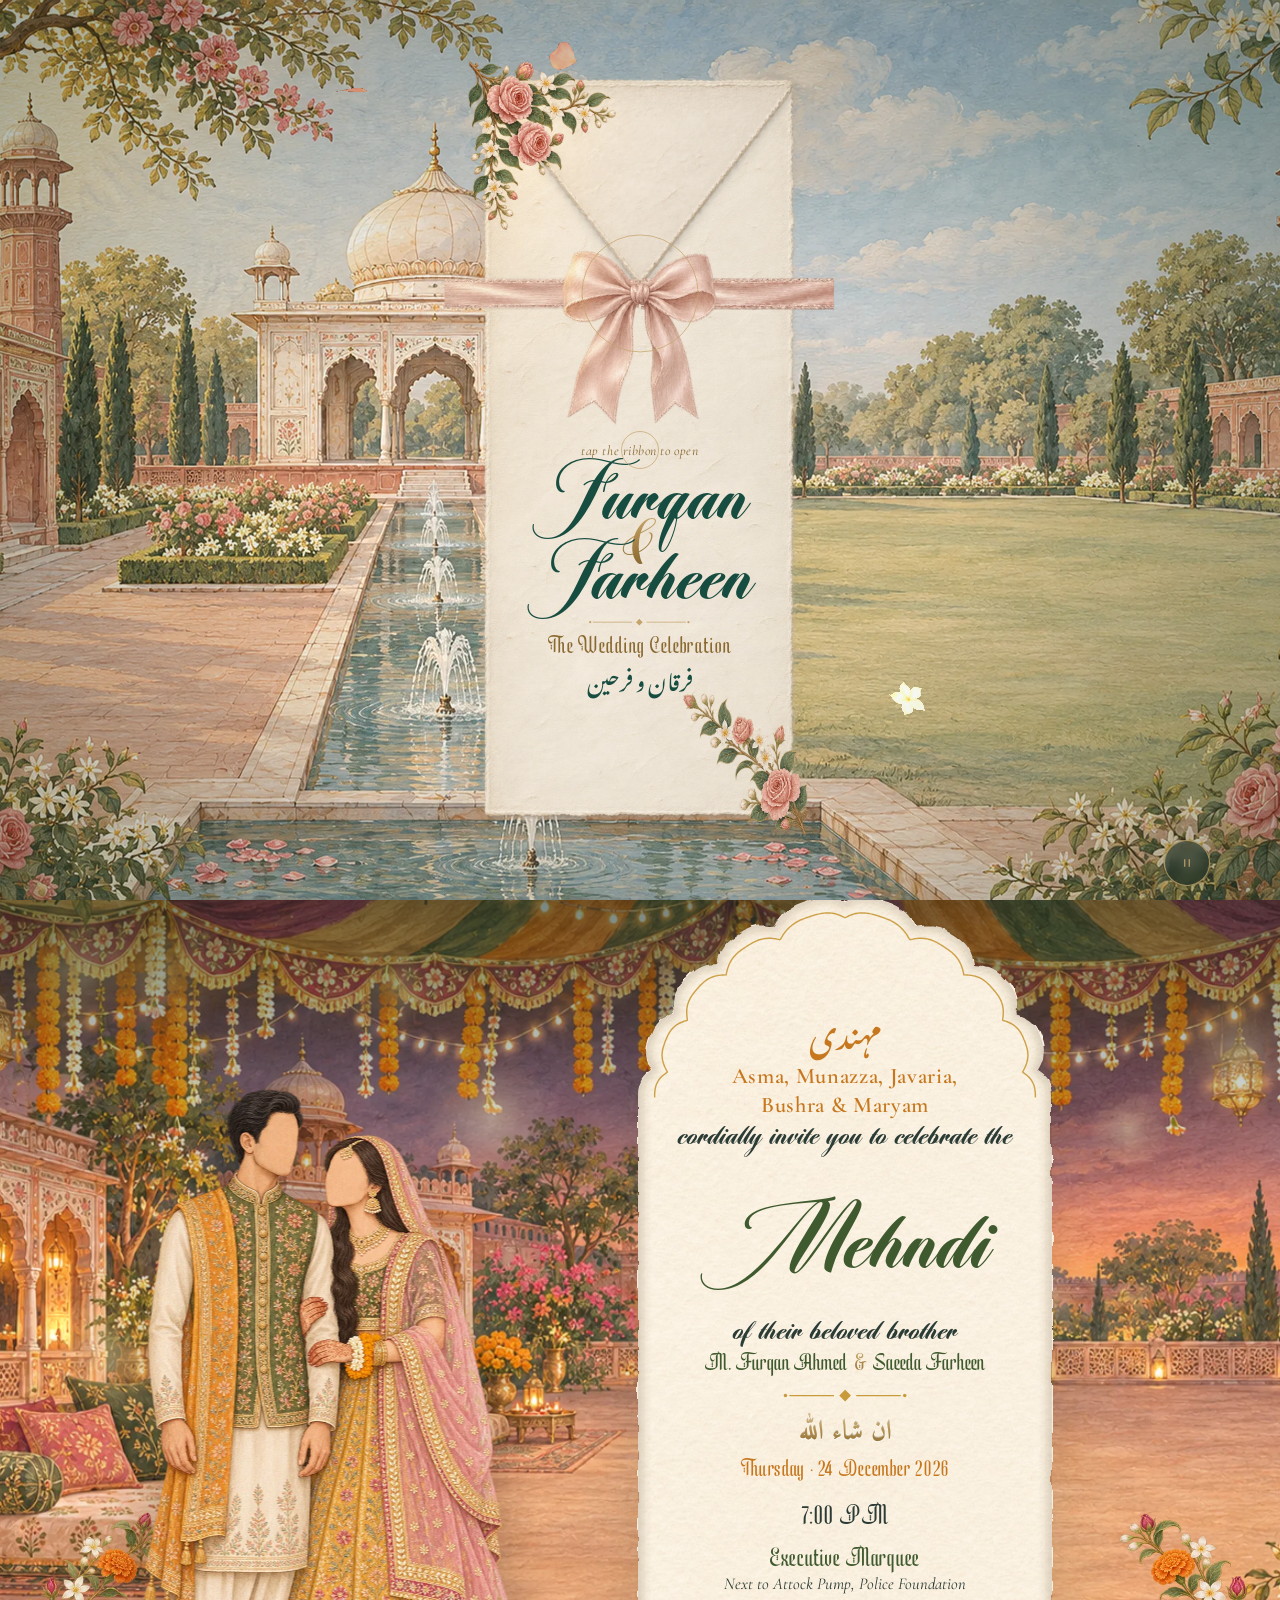
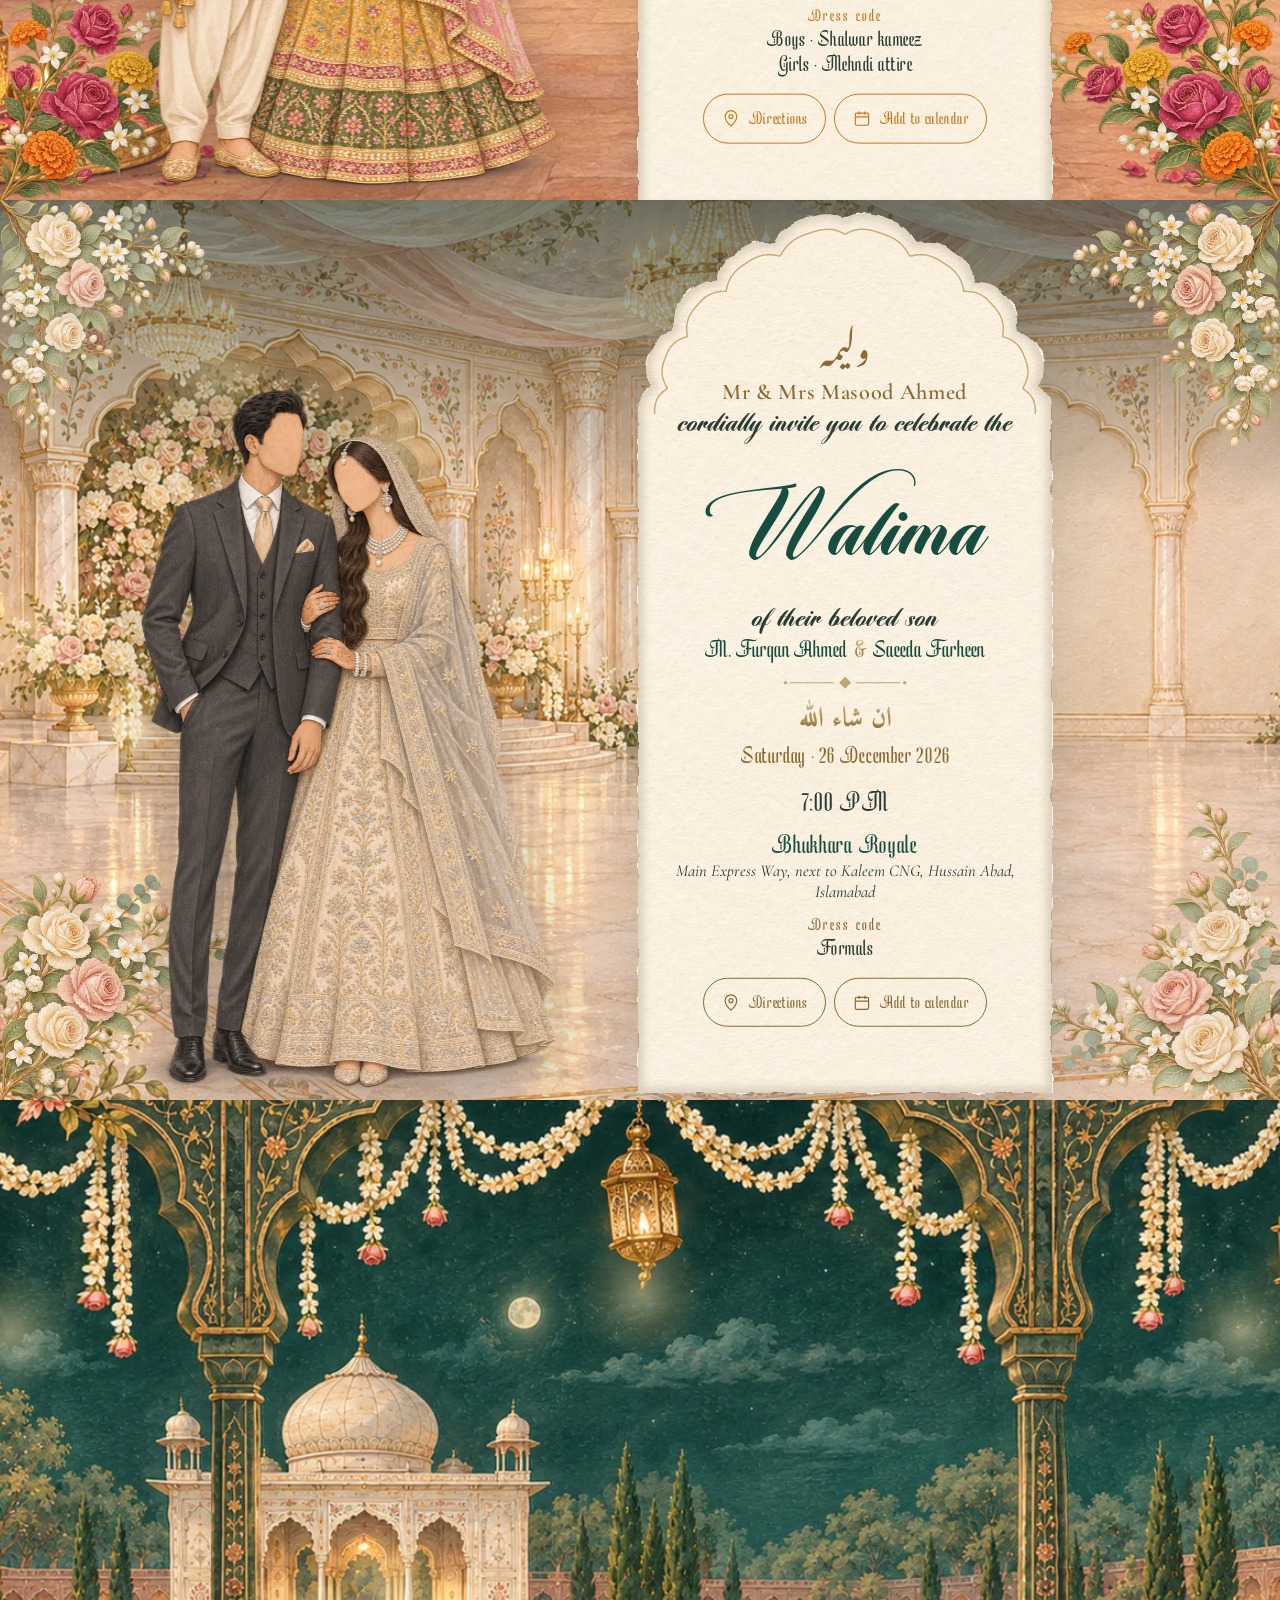
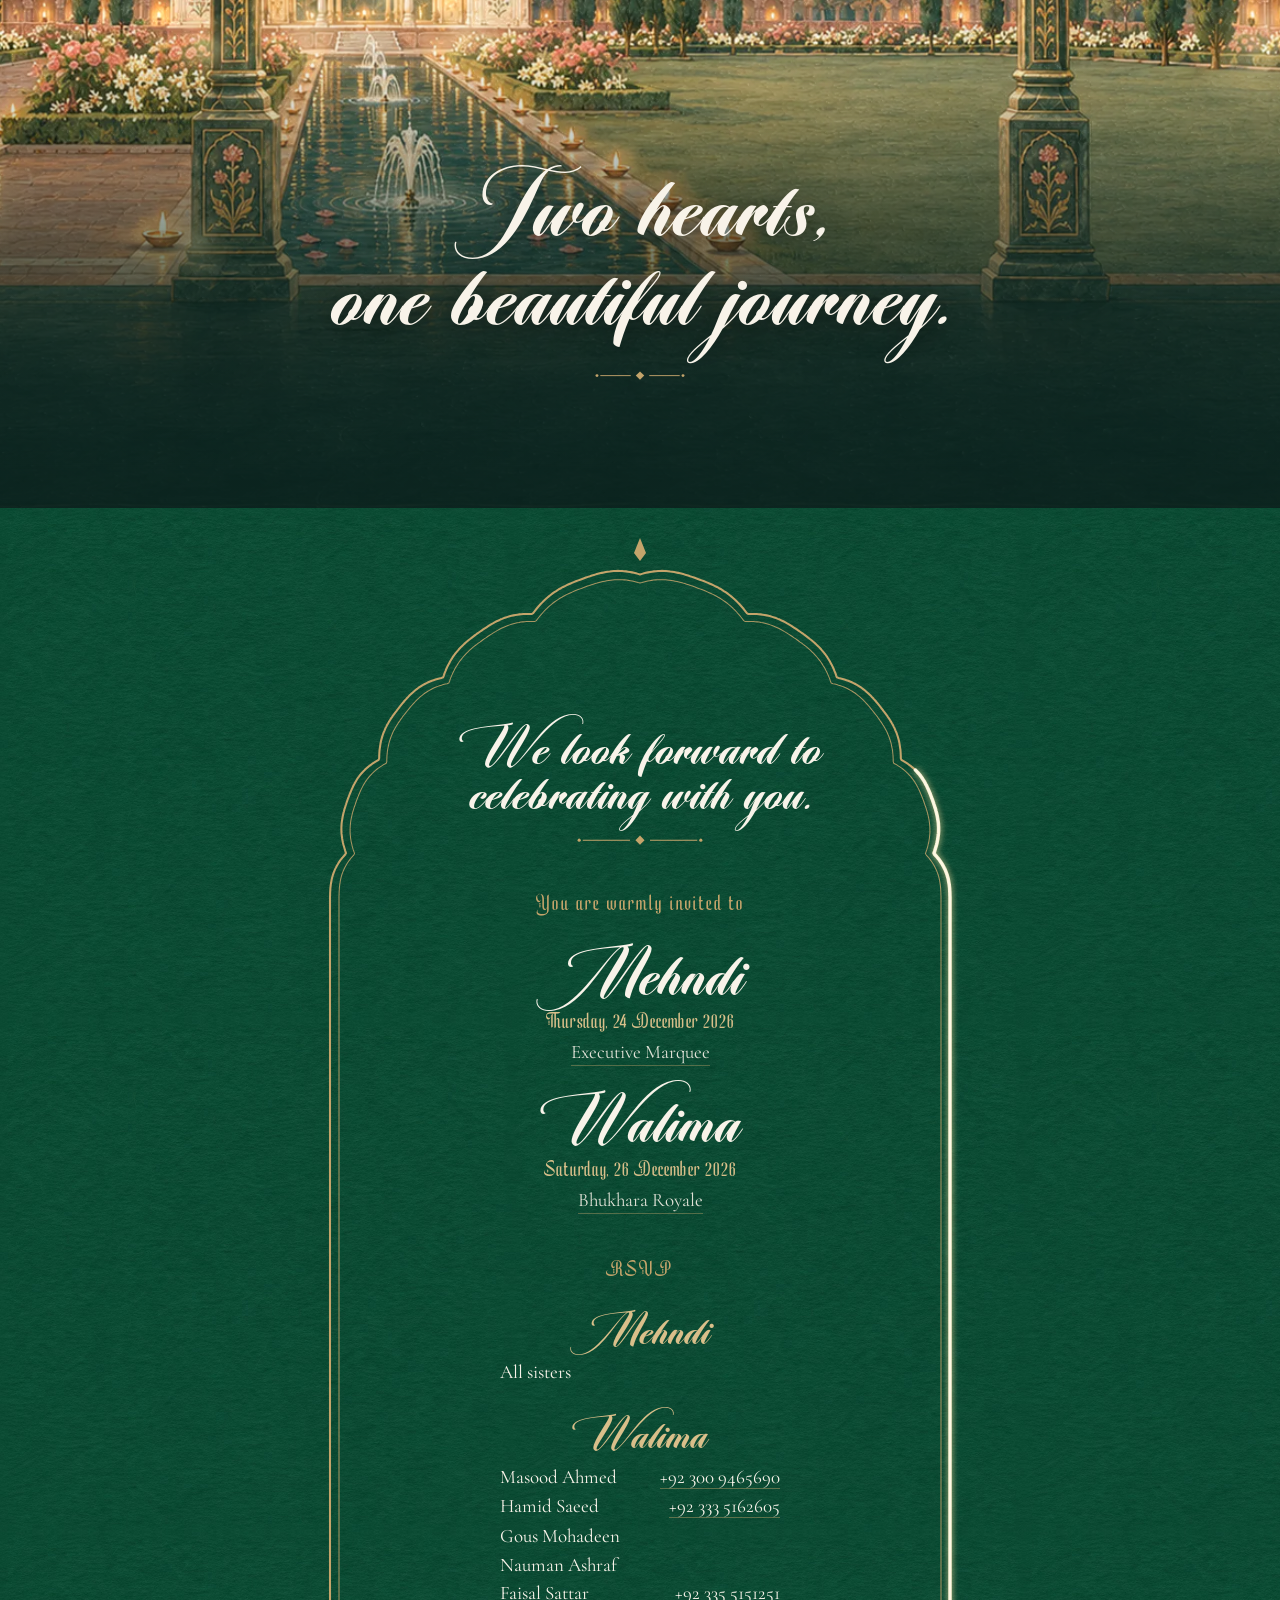
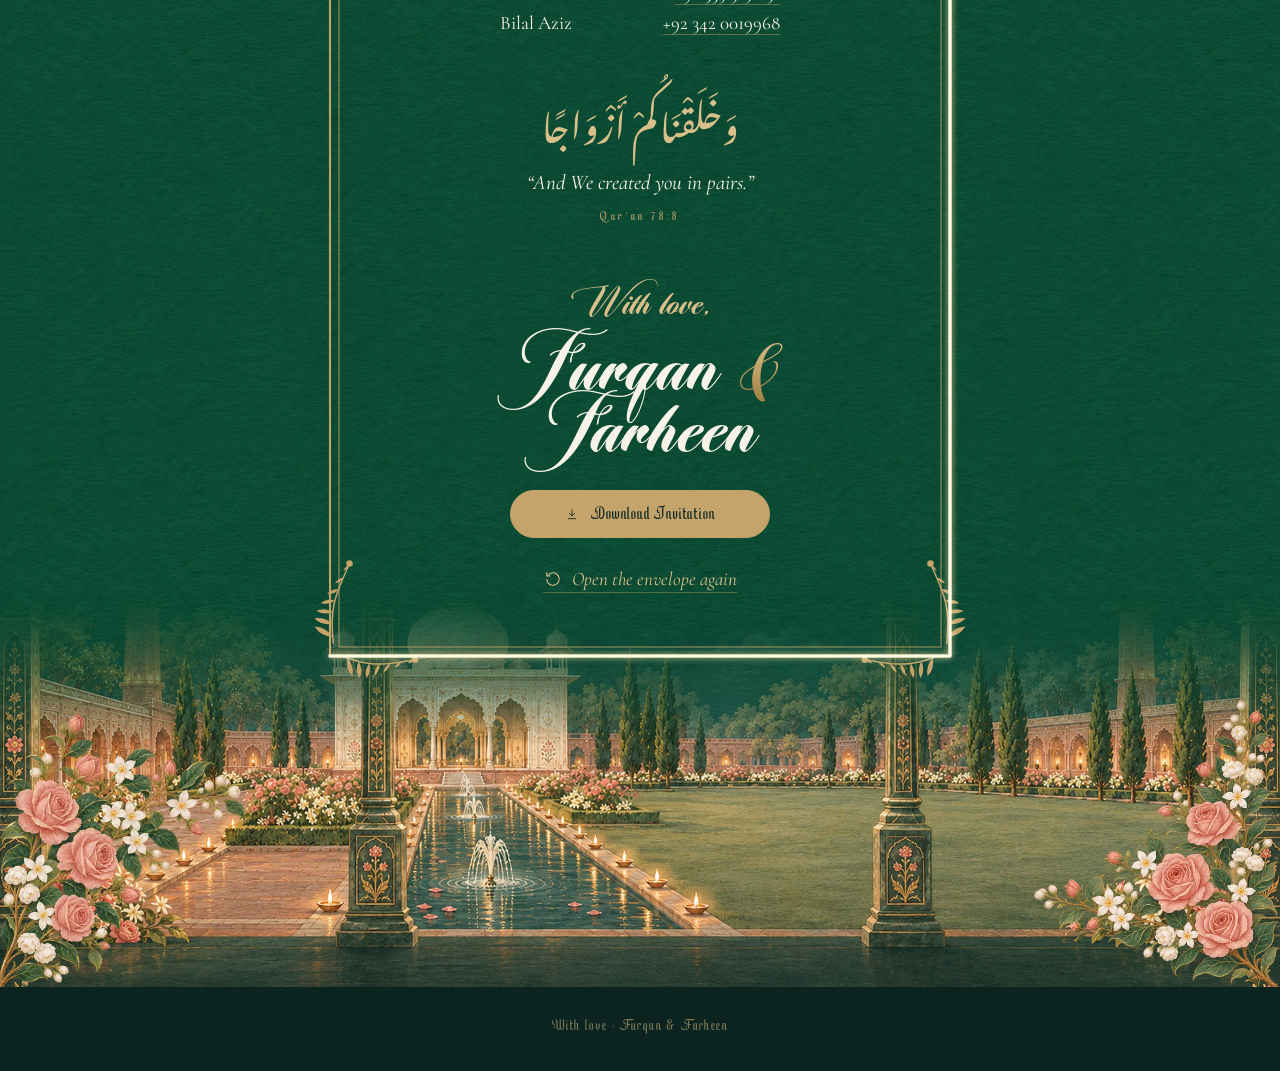
<file: mehndi-walima/index.html>
<!doctype html>
<html lang="en">
<head>
<meta charset="utf-8">
<base href="../">
<meta name="viewport" content="width=device-width, initial-scale=1, viewport-fit=cover">
<title>Furqan &amp; Farheen — Wedding Invitation</title>
<meta name="description" content="Together with their families, Furqan &amp; Farheen joyfully invite you to celebrate their wedding — Mehndi on Thursday 24 December 2026, Walima on Saturday 26 December 2026.">
<meta name="theme-color" content="#0B241F">
<meta property="og:title" content="Furqan &amp; Farheen — Wedding Invitation">
<meta property="og:description" content="Together with their families, Furqan &amp; Farheen joyfully invite you to celebrate their wedding — Mehndi on Thursday 24 December 2026, Walima on Saturday 26 December 2026.">
<meta property="og:image" content="https://furqan-farheen.github.io/assets/og.jpg">
<meta property="og:image:width" content="1200"><meta property="og:image:height" content="630">
<link rel="icon" href="assets/icon.png">
<link rel="preload" href="fonts/Cormorant-Regular.woff2" as="font" type="font/woff2" crossorigin>
<link rel="stylesheet" href="style.css?v=9ef61472">
<noscript><style>#loader,#intro,#cursor,#cursor-ring,#sound,#motion,.replay,.cue{display:none!important} body.locked{overflow:auto;height:auto}
.arch .content{background:rgba(248,243,233,.95);border-radius:50% 50% 4px 4px/24% 24% 4px 4px;box-shadow:0 18px 40px rgba(14,47,40,.18)}</style></noscript>
</head>
<body class="locked">
<svg width="0" height="0" style="position:absolute" aria-hidden="true"><defs>
  <pattern id="ivoryPat" patternUnits="userSpaceOnUse" width="512" height="512"><image href="assets/v3/ivory_tile.jpg" width="512" height="512"/></pattern>
  <filter id="rough" x="-5%" y="-5%" width="110%" height="110%"><feTurbulence type="fractalNoise" baseFrequency=".045" numOctaves="3" seed="4"/>
    <feDisplacementMap in="SourceGraphic" scale="7" xChannelSelector="R" yChannelSelector="G"/></filter>
  <filter id="lipblur"><feGaussianBlur stdDeviation="4"/></filter></defs></svg>
<div id="loader"><div class="in"><div class="mono">F<i>&amp;</i>F</div><div class="rule"><b></b></div><div class="count">000</div></div></div>
<div id="cursor"></div><div id="cursor-ring"><span class="lbl"></span></div>
<div id="intro"><div class="veil"></div><div id="card"><img class="lyr body" src="assets/v3/env2_env_body.webp" alt=""><img class="lyr flap" src="assets/v3/env2_env_flap.webp" alt=""><div class="txtgrp"><div class="txt n" style="top:51.80%">Furqan</div><div class="txt a" style="top:57.39%">&amp;</div><div class="txt n" style="top:61.27%">Farheen</div><div class="txt" style="top:69.47%"><svg class="orn" viewBox="-49.0 -5 98.0 10" aria-hidden="true" style="width:26%"><line x1="-45.0" y1="0" x2="-7" y2="0"/><line x1="7" y1="0" x2="45.0" y2="0"/><path class="dot" d="M-3.2 0 L0 -3.2 L3.2 0 L0 3.2Z"/><circle class="dot" cx="-47.5" cy="0" r="1.1"/><circle class="dot" cx="47.5" cy="0" r="1.1"/></svg></div><div class="txt cel caps" style="top:72.00%">The Wedding Celebration</div><div class="txt urdu ur" style="top:74.32%">فرقان و فرحین</div><div class="txt guest" hidden style="top:72.54%"><span class="gfor">Specially for</span><span class="gname"></span></div></div><img class="lyr rib-l" src="assets/v3/env2_ribbon_left.webp" alt=""><img class="lyr rib-r" src="assets/v3/env2_ribbon_right.webp" alt=""><img class="lyr bow" src="assets/v3/env2_bow.webp" alt=""><img class="lyr env-fl sway tl" src="assets/v3/env2_env_flowers_tl.webp" alt=""><img class="lyr env-fl sway br" src="assets/v3/env2_env_flowers_br.webp" alt=""><div class="halo"></div><div class="txt hint" style="top:49.34%">tap the ribbon to open</div><button class="tap" aria-label="Open the invitation" data-cursor="OPEN"></button></div></div>
<main>
<section id="s-invite" class="scene" data-theme="garden">
  <picture class="paint-fallback"><source type="image/webp" media="(max-aspect-ratio: 62/100)" srcset="assets/v3/garden_p.webp"><source type="image/webp" media="(max-aspect-ratio: 105/100)" srcset="assets/v3/garden_t.webp"><source type="image/webp" srcset="assets/v3/garden_l.webp"><source media="(max-aspect-ratio: 62/100)" srcset="assets/v3/garden_p.jpg"><source media="(max-aspect-ratio: 105/100)" srcset="assets/v3/garden_t.jpg"><img data-scene="garden" src="assets/v3/garden_l.jpg" alt="" decoding="async"></picture>
  <canvas class="paint" data-scene="garden" aria-hidden="true"></canvas>
  <img class="corner sway tl" src="assets/v3/fl_garden_tl.webp" alt=""><img class="corner sway tr" src="assets/v3/fl_garden_tr.webp" alt=""><img class="corner sway bl" src="assets/v3/fl_garden_bl.webp" alt=""><img class="corner sway br" src="assets/v3/fl_garden_br.webp" alt="">
  <div class="arch"><svg class="paper" aria-hidden="true"><defs><clipPath id="ac1"><path class="a-clip"/></clipPath></defs><path class="a-fill" fill="url(#ivoryPat)" filter="url(#rough)"/><g clip-path="url(#ac1)"><path class="a-lip" fill="none" stroke="rgba(90,70,40,.22)" stroke-width="10" filter="url(#lipblur)"/></g><path class="a-gold" fill="none" stroke="var(--gold-line, #C4A46B)" opacity=".9"/><path class="a-shine" fill="none"/></svg>
    <div class="content">
      <div class="bism" data-r="fade" data-at="0" lang="ar"><span class="callig">بِسْمِ ٱللَّٰهِ</span><span class="callig">ٱلرَّحْمَٰنِ ٱلرَّحِيمِ</span></div>
      <div class="fam caps" data-r="line" data-at=".25"><span class="line"><span>Together with their families</span></span></div>
      <svg class="orn" viewBox="-34.0 -5 68.0 10" aria-hidden="true" data-r="draw" data-at=".5" data-dur="1.4"><line x1="-30.0" y1="0" x2="-7" y2="0"/><line x1="7" y1="0" x2="30.0" y2="0"/><path class="dot" d="M-3.2 0 L0 -3.2 L3.2 0 L0 3.2Z"/><circle class="dot" cx="-32.5" cy="0" r="1.1"/><circle class="dot" cx="32.5" cy="0" r="1.1"/></svg>
      <div class="name" data-r="write" data-at=".6">Furqan</div>
      <div class="amp" data-r="amp" data-at="1.3">&amp;</div>
      <div class="name" data-r="write" data-at="1.25">Farheen</div>
      <div class="inv" data-r="write" data-at="2.2"><span class="line"><span>joyfully invite you</span></span><span class="line"><span>to celebrate their wedding</span></span></div>
      <svg class="orn orn2" viewBox="-49.0 -5 98.0 10" aria-hidden="true" data-r="draw" data-at="2.8" data-dur="1.6"><line x1="-45.0" y1="0" x2="-7" y2="0"/><line x1="7" y1="0" x2="45.0" y2="0"/><path class="dot" d="M-3.2 0 L0 -3.2 L3.2 0 L0 3.2Z"/><circle class="dot" cx="-47.5" cy="0" r="1.1"/><circle class="dot" cx="47.5" cy="0" r="1.1"/></svg>
    </div>
  </div>
  <button class="cue" aria-label="Scroll"><span>SCROLL</span><i></i></button>
</section>
<section class="scene ev" id="ev-mehndi" data-theme="mehndi" style="--ink:#3F5A2E;--acc:#C7781E;--gold-line:#C99A3A">
  <div class="ev-stage">
    <picture class="paint-fallback"><source type="image/webp" media="(max-aspect-ratio: 62/100)" data-srcset="assets/v3/mehndi_p.webp"><source type="image/webp" media="(max-aspect-ratio: 105/100)" data-srcset="assets/v3/mehndi_t.webp"><source type="image/webp" data-srcset="assets/v3/mehndi_l.webp"><source media="(max-aspect-ratio: 62/100)" data-srcset="assets/v3/mehndi_p.jpg"><source media="(max-aspect-ratio: 105/100)" data-srcset="assets/v3/mehndi_t.jpg"><img data-scene="mehndi" data-src="assets/v3/mehndi_l.jpg" alt="" decoding="async"></picture>
    <canvas class="paint" data-scene="mehndi" aria-hidden="true"></canvas>
    <div class="glows" data-scene="mehndi"></div>
    <img class="corner sway bl" data-src="assets/v3/fl_mehndi_bl.webp" alt=""><img class="corner sway br" data-src="assets/v3/fl_mehndi_br.webp" alt="">
    <div class="ev-title"><span class="urdu">مہندی</span><span class="t">Mehndi</span></div>
    <img class="couple" data-src="assets/v3/couple_mehndi.webp" alt="M. Furqan Ahmed and Saeeda Farheen dressed for the Mehndi">
  </div>
  <div class="arch"><svg class="paper" aria-hidden="true"><defs><clipPath id="ac2"><path class="a-clip"/></clipPath></defs><path class="a-fill" fill="url(#ivoryPat)" filter="url(#rough)"/><g clip-path="url(#ac2)"><path class="a-lip" fill="none" stroke="rgba(90,70,40,.22)" stroke-width="10" filter="url(#lipblur)"/></g><path class="a-gold" fill="none" stroke="var(--gold-line, #C4A46B)" opacity=".9"/><path class="a-shine" fill="none"/></svg>
    <div class="content">
      <div class="evur urdu" data-r="fade" data-at=".1">مہندی</div>
      <div class="evhost caps" data-r="line" data-at=".2"><span class="line"><span>Asma, Munazza, Javaria, Bushra &amp; Maryam</span></span></div>
      <div class="evinv" data-r="fade" data-at=".35">cordially invite you to celebrate the</div>
      <div class="evname" data-r="write" data-at=".45">Mehndi</div>
      <div class="evinv" data-r="fade" data-at=".8">of their beloved brother</div>
      <div class="evcouple" data-r="fade" data-at=".95">M. Furqan Ahmed <i>&amp;</i> Saeeda Farheen</div>
      <svg class="orn" viewBox="-39.0 -5 78.0 10" aria-hidden="true" data-r="draw" data-at="1.0" data-dur="1.3"><line x1="-35.0" y1="0" x2="-7" y2="0"/><line x1="7" y1="0" x2="35.0" y2="0"/><path class="dot" d="M-3.2 0 L0 -3.2 L3.2 0 L0 3.2Z"/><circle class="dot" cx="-37.5" cy="0" r="1.1"/><circle class="dot" cx="37.5" cy="0" r="1.1"/></svg>
      <div class="insha" data-r="fade" data-at="1.05"><span class="callig">ان شاء الله</span></div>
      <div class="evdate caps" data-r="line" data-at="1.1"><span class="line"><span>Thursday · 24 December 2026</span></span></div>
      <div class="evtime" data-r="fade" data-at="1.25">7:00 PM</div>
      <div class="evvenue" data-r="fade" data-at="1.4">Executive Marquee</div>
      <div class="evaddr" data-r="fade" data-at="1.5">Next to Attock Pump, Police Foundation</div>
      <div class="evdress" data-r="fade" data-at="1.6"><span class="dlab">Dress code</span><span class="dl">Boys · Shalwar kameez</span><span class="dl">Girls · Mehndi attire</span></div>
      <div class="evbtns" data-r="fade" data-at="1.7"><a class="pill" href="https://maps.app.goo.gl/ojrh6teipkRkhT6C6" target="_blank" rel="noopener" data-cursor="MAP"><svg viewBox="0 0 24 24" fill="none" stroke="currentColor" stroke-width="1.4"><path d="M12 21s-7-6.2-7-11.5A7 7 0 0 1 19 9.5C19 14.8 12 21 12 21z"/><circle cx="12" cy="9.5" r="2.4"/></svg>Directions</a><a class="pill" href="cal/mehndi.ics" download="Mehndi-Furqan-Farheen.ics" data-cursor="SAVE"><svg viewBox="0 0 24 24" fill="none" stroke="currentColor" stroke-width="1.4"><rect x="4" y="5.5" width="16" height="14.5" rx="2"/><path d="M4 10h16M8.5 3.5v4M15.5 3.5v4"/></svg>Add to calendar</a></div>
    </div>
  </div>
</section>
<section class="scene ev" id="ev-walima" data-theme="walima" style="--ink:#174C40;--acc:#8A6A32;--gold-line:#C4A46B">
  <div class="ev-stage">
    <picture class="paint-fallback"><source type="image/webp" media="(max-aspect-ratio: 62/100)" data-srcset="assets/v3/walima_p.webp"><source type="image/webp" media="(max-aspect-ratio: 105/100)" data-srcset="assets/v3/walima_t.webp"><source type="image/webp" data-srcset="assets/v3/walima_l.webp"><source media="(max-aspect-ratio: 62/100)" data-srcset="assets/v3/walima_p.jpg"><source media="(max-aspect-ratio: 105/100)" data-srcset="assets/v3/walima_t.jpg"><img data-scene="walima" data-src="assets/v3/walima_l.jpg" alt="" decoding="async"></picture>
    <canvas class="paint" data-scene="walima" aria-hidden="true"></canvas>
    <div class="glows" data-scene="walima"></div>
    <img class="corner sway tl" data-src="assets/v3/fl_walima_tl.webp" alt=""><img class="corner sway tr" data-src="assets/v3/fl_walima_tr.webp" alt=""><img class="corner sway bl" data-src="assets/v3/fl_walima_bl.webp" alt=""><img class="corner sway br" data-src="assets/v3/fl_walima_br.webp" alt="">
    <div class="ev-title"><span class="urdu">ولیمہ</span><span class="t">Walima</span></div>
    <img class="couple" data-src="assets/v3/couple_walima.webp" alt="M. Furqan Ahmed and Saeeda Farheen dressed for the Walima">
  </div>
  <div class="arch"><svg class="paper" aria-hidden="true"><defs><clipPath id="ac3"><path class="a-clip"/></clipPath></defs><path class="a-fill" fill="url(#ivoryPat)" filter="url(#rough)"/><g clip-path="url(#ac3)"><path class="a-lip" fill="none" stroke="rgba(90,70,40,.22)" stroke-width="10" filter="url(#lipblur)"/></g><path class="a-gold" fill="none" stroke="var(--gold-line, #C4A46B)" opacity=".9"/><path class="a-shine" fill="none"/></svg>
    <div class="content">
      <div class="evur urdu" data-r="fade" data-at=".1">ولیمہ</div>
      <div class="evhost caps" data-r="line" data-at=".2"><span class="line"><span>Mr &amp; Mrs Masood Ahmed</span></span></div>
      <div class="evinv" data-r="fade" data-at=".35">cordially invite you to celebrate the</div>
      <div class="evname" data-r="write" data-at=".45">Walima</div>
      <div class="evinv" data-r="fade" data-at=".8">of their beloved son</div>
      <div class="evcouple" data-r="fade" data-at=".95">M. Furqan Ahmed <i>&amp;</i> Saeeda Farheen</div>
      <svg class="orn" viewBox="-39.0 -5 78.0 10" aria-hidden="true" data-r="draw" data-at="1.0" data-dur="1.3"><line x1="-35.0" y1="0" x2="-7" y2="0"/><line x1="7" y1="0" x2="35.0" y2="0"/><path class="dot" d="M-3.2 0 L0 -3.2 L3.2 0 L0 3.2Z"/><circle class="dot" cx="-37.5" cy="0" r="1.1"/><circle class="dot" cx="37.5" cy="0" r="1.1"/></svg>
      <div class="insha" data-r="fade" data-at="1.05"><span class="callig">ان شاء الله</span></div>
      <div class="evdate caps" data-r="line" data-at="1.1"><span class="line"><span>Saturday · 26 December 2026</span></span></div>
      <div class="evtime" data-r="fade" data-at="1.25">7:00 PM</div>
      <div class="evvenue" data-r="fade" data-at="1.4">Bhukhara Royale</div>
      <div class="evaddr" data-r="fade" data-at="1.5">Main Express Way, next to Kaleem CNG, Hussain Abad, Islamabad</div>
      <div class="evdress" data-r="fade" data-at="1.6"><span class="dlab">Dress code</span><span class="dl">Formals</span></div>
      <div class="evbtns" data-r="fade" data-at="1.7"><a class="pill" href="https://maps.app.goo.gl/44yGAfGsgHFQSAZYA" target="_blank" rel="noopener" data-cursor="MAP"><svg viewBox="0 0 24 24" fill="none" stroke="currentColor" stroke-width="1.4"><path d="M12 21s-7-6.2-7-11.5A7 7 0 0 1 19 9.5C19 14.8 12 21 12 21z"/><circle cx="12" cy="9.5" r="2.4"/></svg>Directions</a><a class="pill" href="cal/walima.ics" download="Walima-Furqan-Farheen.ics" data-cursor="SAVE"><svg viewBox="0 0 24 24" fill="none" stroke="currentColor" stroke-width="1.4"><rect x="4" y="5.5" width="16" height="14.5" rx="2"/><path d="M4 10h16M8.5 3.5v4M15.5 3.5v4"/></svg>Add to calendar</a></div>
    </div>
  </div>
</section>
<section id="s-night" class="scene dark" data-theme="night">
  <picture class="paint-fallback"><source type="image/webp" media="(max-aspect-ratio: 62/100)" data-srcset="assets/v3/night_p.webp"><source type="image/webp" media="(max-aspect-ratio: 105/100)" data-srcset="assets/v3/night_t.webp"><source type="image/webp" data-srcset="assets/v3/night_l.webp"><source media="(max-aspect-ratio: 62/100)" data-srcset="assets/v3/night_p.jpg"><source media="(max-aspect-ratio: 105/100)" data-srcset="assets/v3/night_t.jpg"><img data-scene="night" data-src="assets/v3/night_l.jpg" alt="" decoding="async"></picture>
  <canvas class="paint" data-scene="night" aria-hidden="true"></canvas>
  <div class="glows" data-scene="night"></div>
  <div class="msg"><div data-r="write" data-at=".4"><span class="line"><span>Two hearts,</span></span><span class="line"><span>one beautiful journey.</span></span></div>
  <svg class="orn" viewBox="-34.0 -5 68.0 10" aria-hidden="true" data-r="draw" data-at="1.4"><line x1="-30.0" y1="0" x2="-7" y2="0"/><line x1="7" y1="0" x2="30.0" y2="0"/><path class="dot" d="M-3.2 0 L0 -3.2 L3.2 0 L0 3.2Z"/><circle class="dot" cx="-32.5" cy="0" r="1.1"/><circle class="dot" cx="32.5" cy="0" r="1.1"/></svg></div>
</section>
<section id="s-rsvp" class="dark" data-theme="garden">
  <div class="card">
    <svg class="frame" aria-hidden="true"></svg>
    <div class="lead" data-r="write" data-at=".2"><span class="line"><span>We look forward to</span></span><span class="line"><span>celebrating with you.</span></span></div>
    <svg class="orn" viewBox="-44.0 -5 88.0 10" aria-hidden="true" style="width:clamp(90px,14vmin,140px);margin-top:.6em" data-r="draw" data-at=".6"><line x1="-40.0" y1="0" x2="-7" y2="0"/><line x1="7" y1="0" x2="40.0" y2="0"/><path class="dot" d="M-3.2 0 L0 -3.2 L3.2 0 L0 3.2Z"/><circle class="dot" cx="-42.5" cy="0" r="1.1"/><circle class="dot" cx="42.5" cy="0" r="1.1"/></svg>
    <div class="lab" data-r="fade" data-at=".85">You are warmly invited to</div>
    <div class="recap"><a class="rc" href="https://maps.app.goo.gl/ojrh6teipkRkhT6C6" target="_blank" rel="noopener" data-cursor="MAP" data-r="fade" data-at="1.0">
      <span class="rcn">Mehndi</span><span class="rcd">Thursday, 24 December 2026</span><span class="rcv">Executive Marquee</span></a><a class="rc" href="https://maps.app.goo.gl/44yGAfGsgHFQSAZYA" target="_blank" rel="noopener" data-cursor="MAP" data-r="fade" data-at="1.15">
      <span class="rcn">Walima</span><span class="rcd">Saturday, 26 December 2026</span><span class="rcv">Bhukhara Royale</span></a></div>
    <div class="lab" data-r="fade" data-at="1.6">RSVP</div><div class="rsvps" data-r="fade" data-at="1.7"><div class="rg"><div class="rgt">Mehndi</div><div class="rp"><span>All sisters</span></div></div><div class="rg"><div class="rgt">Walima</div><div class="rp"><span>Masood Ahmed</span><a href="tel:+923009465690" data-cursor="CALL">+92 300 9465690</a></div><div class="rp"><span>Hamid Saeed</span><a href="tel:+923335162605" data-cursor="CALL">+92 333 5162605</a></div><div class="rp"><span>Gous Mohadeen</span></div><div class="rp"><span>Nauman Ashraf</span></div><div class="rp"><span>Faisal Sattar</span><a href="tel:+923355151251" data-cursor="CALL">+92 335 5151251</a></div><div class="rp"><span>Bilal Aziz</span><a href="tel:+923420019968" data-cursor="CALL">+92 342 0019968</a></div></div></div>
    <div class="verse" data-r="fade" data-at="1.9"><div class="ar urdu">وَخَلَقْنَاكُمْ أَزْوَاجًا</div><div class="en">“And We created you in pairs.”</div><div class="ref caps">Qur&#x27;an 78:8</div></div>
    <div class="soft" data-r="fade" data-at="2" style="margin-top:1.6em;font-size:1.15em">With love,</div>
    <div class="sign" data-r="fade" data-at="2.15">Furqan <i>&amp;</i> Farheen</div>
    <a class="btn solid" href="invitations/Furqan-Farheen-Invitation-Mehndi-Walima.pdf" download data-cursor="SAVE" data-r="fade" data-at="2.4" style="margin-top:1.6em"><svg viewBox="0 0 24 24" fill="none" stroke="currentColor" stroke-width="1.4"><path d="M12 4v11M7 10.5l5 5 5-5M5 20h14"/></svg>Download Invitation</a>
    <button class="replay" type="button" data-cursor="REPLAY" data-r="fade" data-at="2.6"><svg viewBox="0 0 24 24" fill="none" stroke="currentColor" stroke-width="1.4"><path d="M4.5 12a7.5 7.5 0 1 0 2.2-5.3M4.5 4v4.2h4.2"/></svg>Open the envelope again</button>
  </div>
  <div class="strip">
    <img class="sky" alt="">
    <img class="corner sway bl" data-src="assets/v3/fl_garden_bl.webp" alt=""><img class="corner sway br" data-src="assets/v3/fl_garden_br.webp" alt="">
  </div>
</section></main>
<footer>With love · Furqan &amp; Farheen</footer>
<canvas id="fx" aria-hidden="true"></canvas>
<audio id="music" src="assets/music3.mp3" preload="none" loop></audio>
<button id="sound" aria-label="Music on or off" data-cursor="SOUND"><i></i><i></i><i></i><i></i></button>
<button id="motion" aria-label="Pause animation" aria-pressed="false" data-cursor="MOTION"><svg viewBox="0 0 24 24" fill="none" stroke="currentColor" stroke-width="1.5"><path class="pz" d="M9 7v10M15 7v10"/><path class="pl" d="M9 7l8 5-8 5z"/></svg></button>
<script>window.LIGHTS = {"night_p": [[0.1744, 0.0083, 1.2], [0.4179, 0.4355, 1.17], [0.5923, 0.4355, 1.14], [0.5154, 0.4166, 1.13], [0.8179, 0.2331, 1.04], [0.1205, 0.0367, 1.04], [0.5077, 0.1609, 1.04], [0.7974, 0.5811, 1.02], [0.8487, 0.6095, 1.01], [0.9051, 0.445, 1.0], [0.1974, 0.3834, 1.0], [0.1692, 0.0414, 0.99], [0.1795, 0.232, 0.99], [0.2179, 0.0426, 0.99], [0.8282, 0.445, 0.98], [0.3359, 0.4462, 0.98]], "mehndi_p": [[0.2, 0.3893, 1.2], [0.2026, 0.3633, 1.2], [0.4077, 0.1787, 1.2], [0.5923, 0.084, 1.2], [0.2513, 0.1621, 1.18], [0.4513, 0.3799, 1.18], [0.1846, 0.1858, 1.18], [0.7, 0.3834, 1.16], [0.4051, 0.3763, 1.15], [0.8154, 0.3574, 1.15], [0.4718, 0.1728, 1.14], [0.0256, 0.0, 1.13], [0.1282, 0.0817, 1.13], [0.0769, 0.1728, 1.12], [0.7795, 0.1716, 1.11], [0.2077, 0.1053, 1.11]], "walima_p": [[0.5846, 0.1219, 1.2], [0.0897, 0.3373, 1.2], [0.5179, 0.3172, 1.2], [0.3564, 0.2178, 1.19], [0.8256, 0.1645, 1.16], [0.4077, 0.2355, 1.15], [0.8769, 0.0272, 1.1], [0.2513, 0.1479, 1.1], [0.6462, 0.129, 1.08], [0.9795, 0.3515, 1.06], [0.3333, 0.0059, 1.05], [0.3949, 0.3763, 1.05], [0.3359, 0.3243, 1.03], [0.9487, 0.329, 1.02], [0.4205, 0.013, 1.01], [0.1667, 0.3811, 1.0]], "night_t": [[0.0996, 0.0571, 1.2], [0.1074, 0.1011, 1.18], [0.1699, 0.0205, 1.11], [0.1641, 0.0513, 1.05], [0.5449, 0.4849, 1.03], [0.4004, 0.4863, 0.97], [0.5078, 0.1802, 0.95], [0.2812, 0.6958, 0.95], [0.4668, 0.4585, 0.93], [0.0859, 0.5039, 0.93], [0.9551, 0.1187, 0.93], [0.7168, 0.6606, 0.93], [0.3066, 0.665, 0.92], [0.0293, 0.501, 0.92], [0.8906, 0.0703, 0.92], [0.8164, 0.0645, 0.9]], "mehndi_t": [[0.1367, 0.082, 1.2], [0.5801, 0.0776, 1.09], [0.1699, 0.4028, 1.04], [0.9336, 0.1948, 1.01], [0.2793, 0.3779, 0.99], [0.332, 0.1084, 0.95], [0.9609, 0.4761, 0.95], [0.0488, 0.479, 0.94], [0.3711, 0.3896, 0.94], [0.1523, 0.2021, 0.94], [0.6836, 0.4028, 0.91], [0.4102, 0.3926, 0.89], [0.3262, 0.394, 0.88], [0.9551, 0.1099, 0.88], [0.877, 0.1597, 0.87], [0.5547, 0.4028, 0.87]], "walima_t": [[0.5684, 0.1494, 1.2], [0.0957, 0.3999, 1.2], [0.1582, 0.457, 1.2], [0.8398, 0.2036, 1.2], [0.2363, 0.1787, 1.18], [0.0215, 0.5112, 1.12], [0.0645, 0.0264, 1.1], [0.084, 0.353, 1.1], [0.3418, 0.2461, 1.06], [0.9453, 0.019, 1.05], [0.2051, 0.3486, 1.05], [0.4688, 0.3735, 1.04], [0.4785, 0.4043, 1.03], [0.3828, 0.2798, 1.0], [0.4277, 0.4541, 1.0], [0.0449, 0.0747, 1.0]], "night_l": [[0.0551, 0.1437, 1.2], [0.3164, 0.5271, 1.2], [0.8367, 0.2292, 1.17], [0.1488, 0.2313, 1.15], [0.4031, 0.5292, 1.15], [0.5004, 0.1917, 1.14], [0.0973, 0.5542, 1.07], [0.3609, 0.4875, 1.07], [0.1207, 0.6958, 1.07], [0.9586, 0.5417, 1.06], [0.8438, 0.5437, 1.0], [0.9105, 0.5437, 0.95], [0.252, 0.7396, 0.94], [0.102, 0.0729, 0.94], [0.1195, 0.425, 0.94], [0.2566, 0.5458, 0.92]], "mehndi_l": [[0.9902, 0.0521, 1.2], [0.0645, 0.5021, 1.18], [0.1688, 0.5042, 1.14], [0.1477, 0.075, 1.05], [0.873, 0.1667, 1.04], [0.2754, 0.4646, 1.02], [0.6199, 0.4979, 1.02], [0.2027, 0.0792, 1.0], [0.4066, 0.2417, 1.0], [0.5719, 0.0646, 0.97], [0.3152, 0.4896, 0.96], [0.382, 0.4875, 0.95], [0.8051, 0.2562, 0.95], [0.75, 0.4479, 0.95], [0.348, 0.0979, 0.93], [0.2812, 0.5958, 0.92]], "walima_l": [[0.2355, 0.2021, 1.2], [0.8707, 0.2125, 1.2], [0.3574, 0.5521, 1.19], [0.45, 0.4583, 1.19], [0.5437, 0.1292, 1.18], [0.3457, 0.275, 1.09], [0.1277, 0.4917, 1.05], [0.1828, 0.5854, 1.02], [0.2367, 0.4313, 1.01], [0.0398, 0.6708, 0.95], [0.0551, 0.5979, 0.93], [0.9187, 0.0, 0.91], [0.3141, 0.4875, 0.91], [0.9129, 0.4604, 0.88], [0.2988, 0.5687, 0.81], [0.0469, 0.0187, 0.8]]};</script>
<script src="vendor/gsap.min.js"></script>
<script src="vendor/ScrollTrigger.min.js"></script>
<script src="vendor/lenis.min.js"></script>
<script src="app.js?v=d1e6b1ca"></script>
<script>window.FXSRC = new URL('petals3d.js?v=32b64acc', document.baseURI).href;</script>
</body>
</html>
</file>
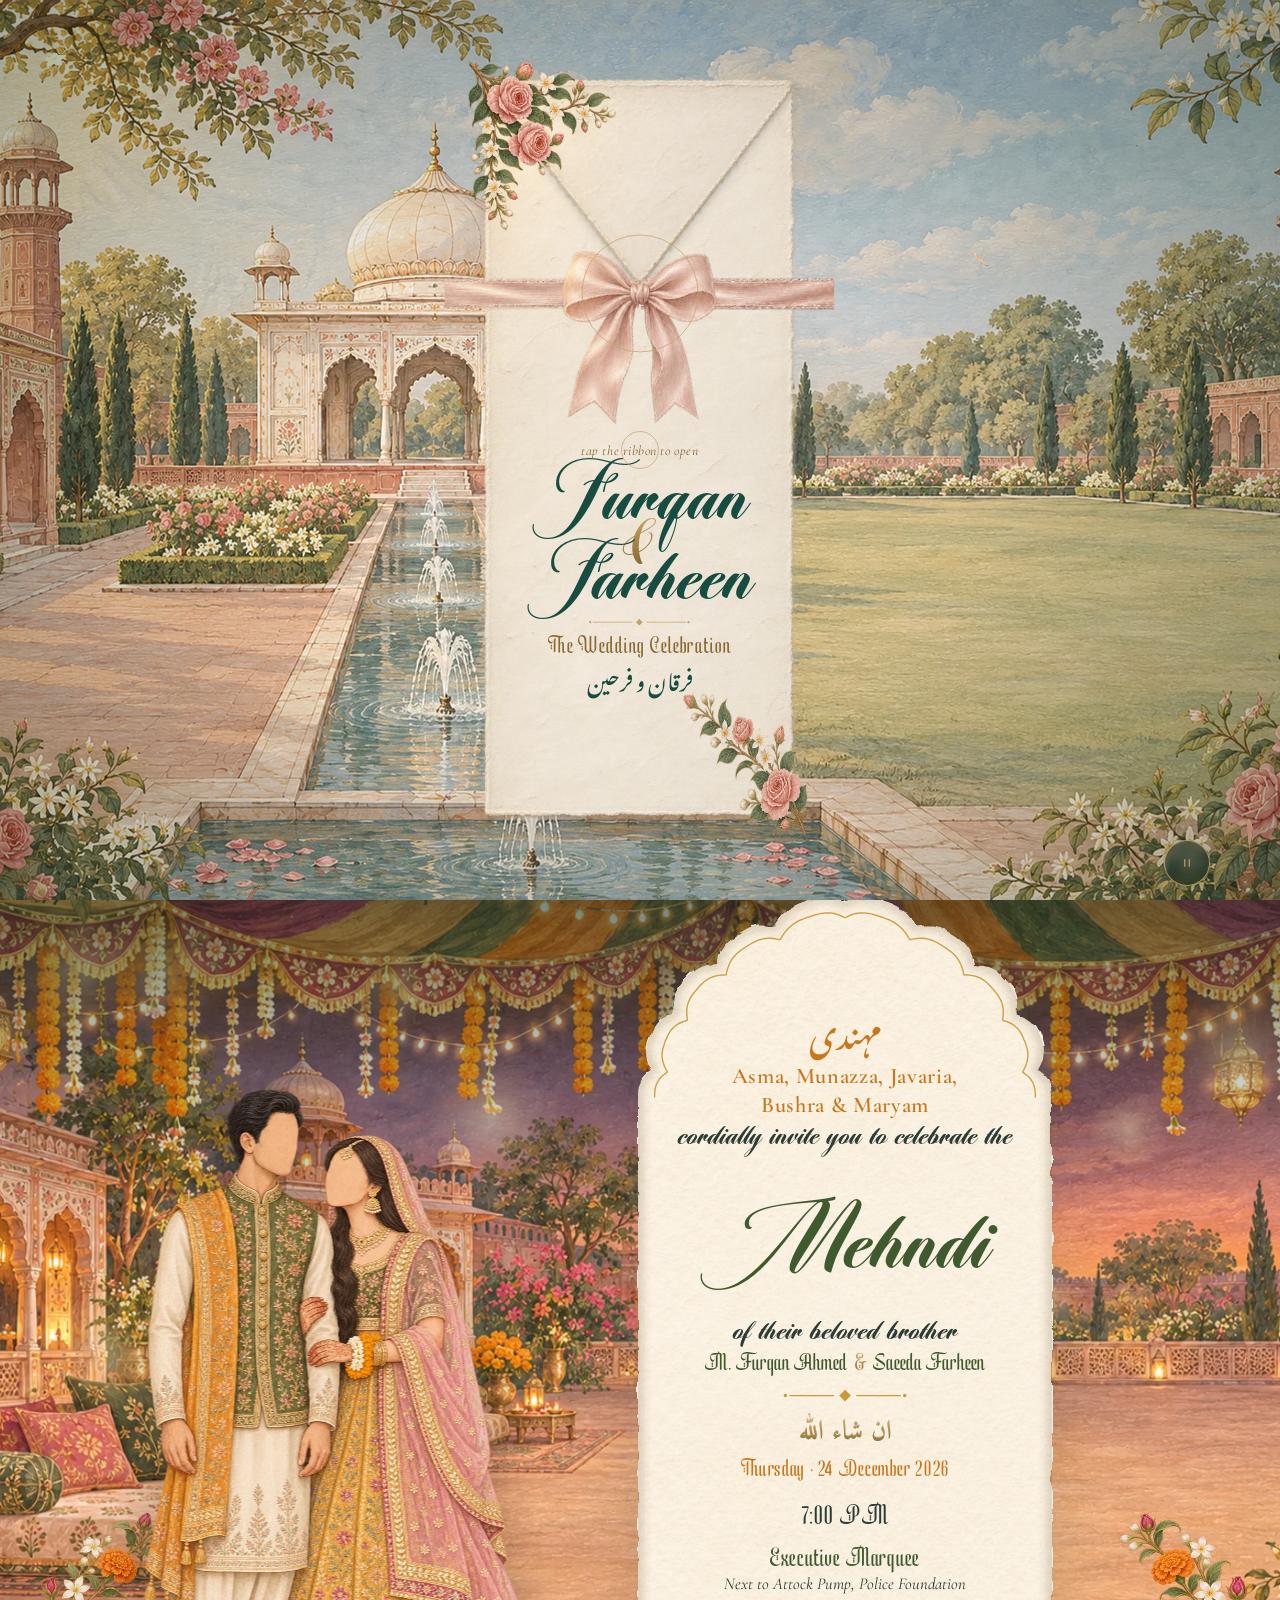
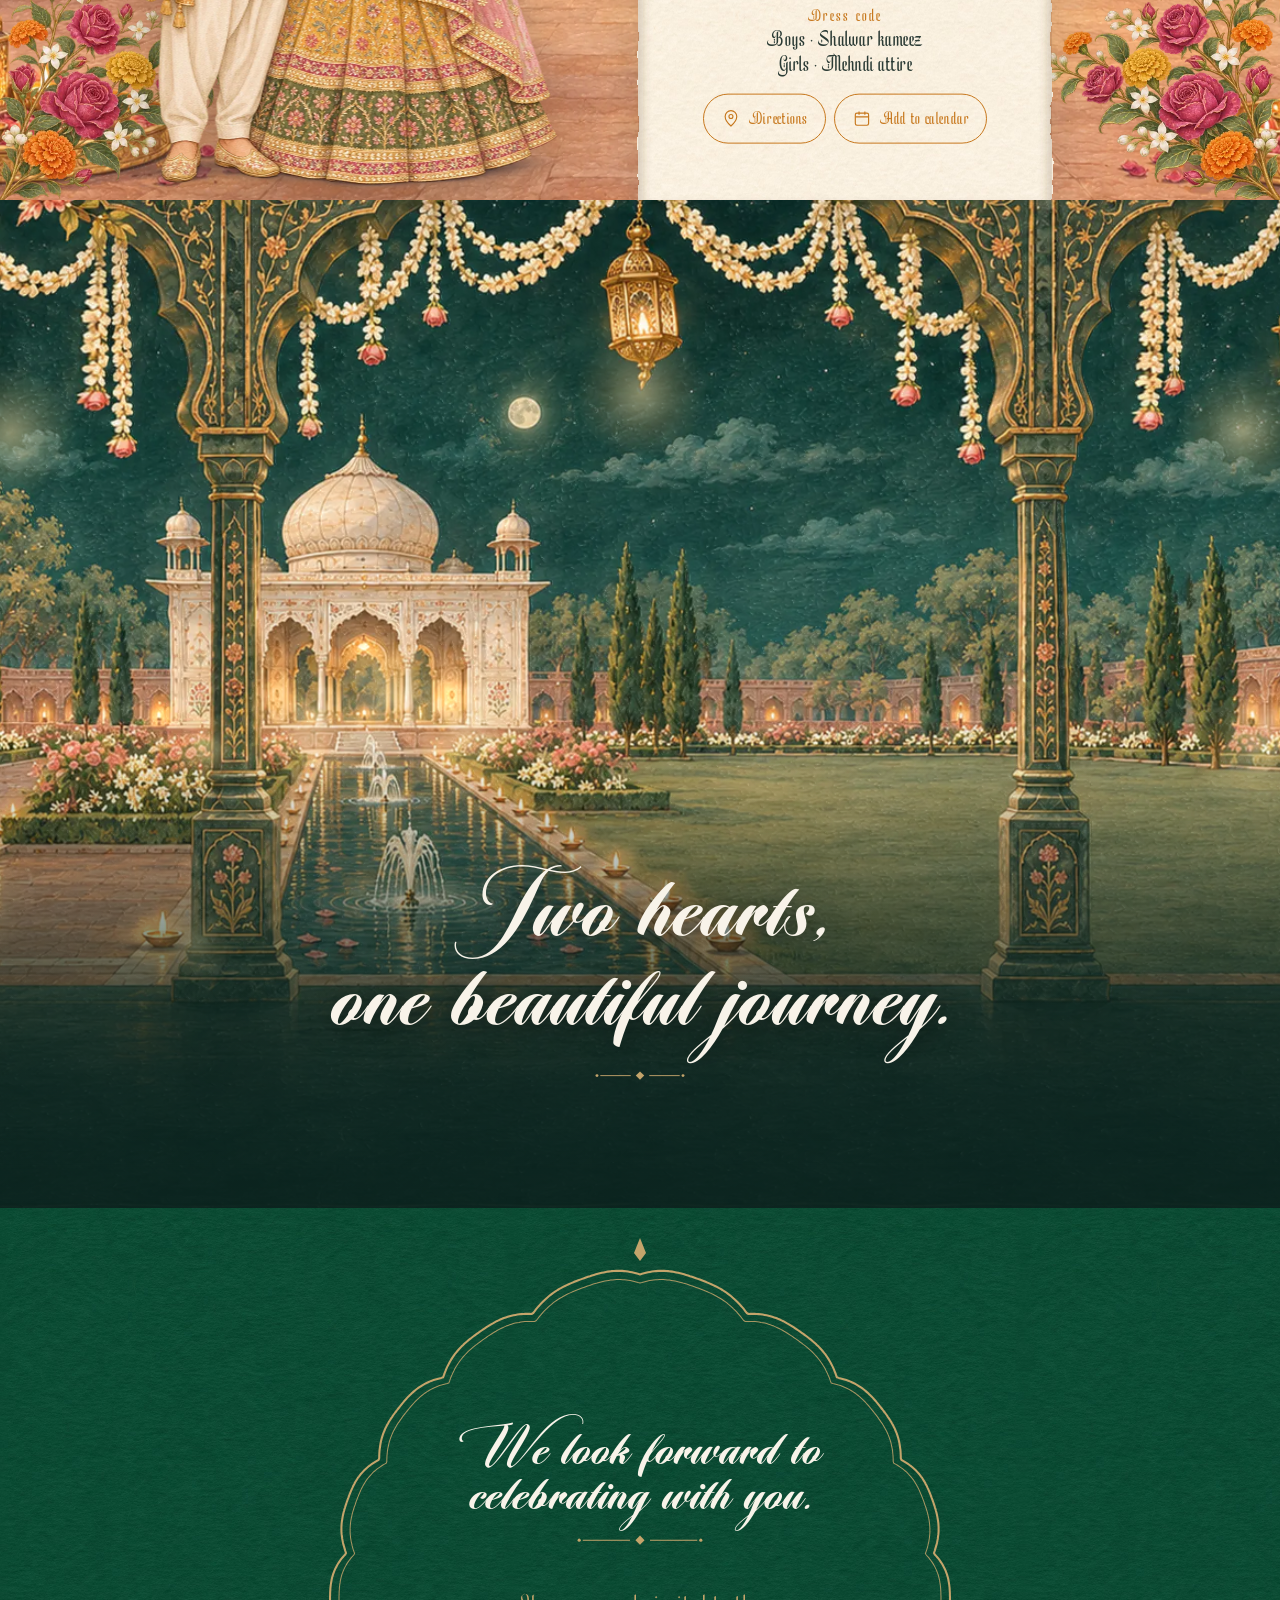
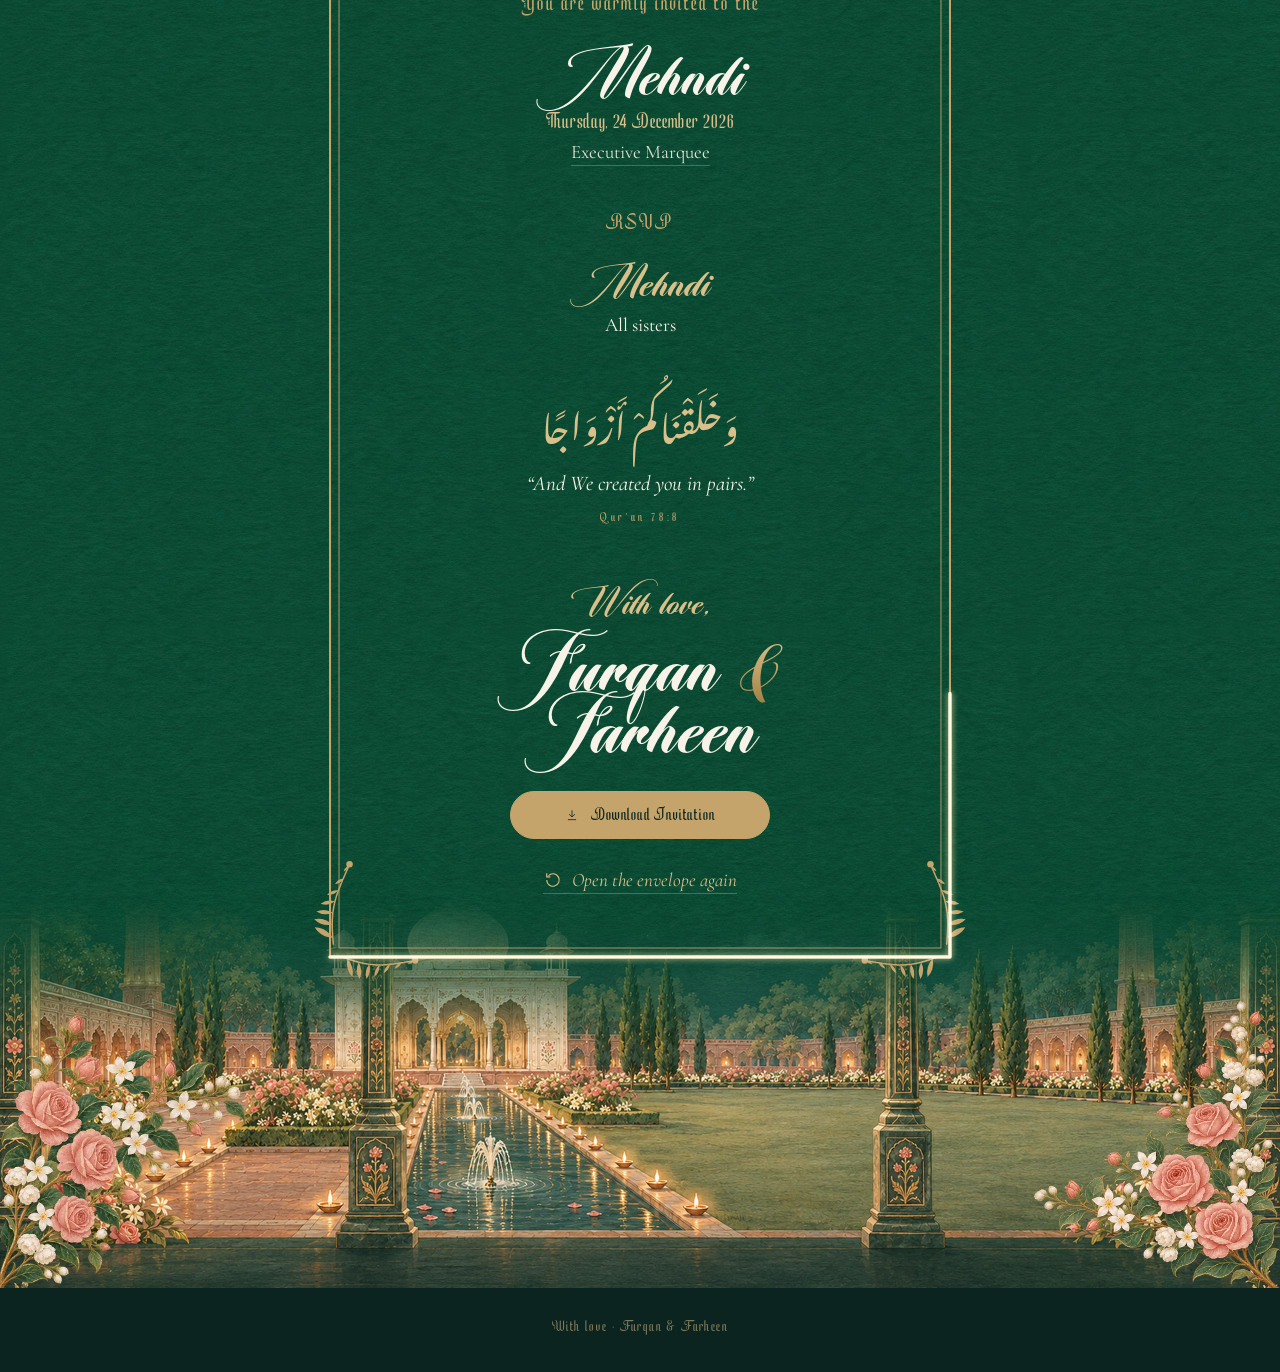
<file: mehndi/index.html>
<!doctype html>
<html lang="en">
<head>
<meta charset="utf-8">
<base href="../">
<meta name="viewport" content="width=device-width, initial-scale=1, viewport-fit=cover">
<title>Furqan &amp; Farheen — Wedding Invitation</title>
<meta name="description" content="Together with their families, Furqan &amp; Farheen joyfully invite you to celebrate their wedding — Mehndi on Thursday 24 December 2026.">
<meta name="theme-color" content="#0B241F">
<meta property="og:title" content="Furqan &amp; Farheen — Wedding Invitation">
<meta property="og:description" content="Together with their families, Furqan &amp; Farheen joyfully invite you to celebrate their wedding — Mehndi on Thursday 24 December 2026.">
<meta property="og:image" content="https://furqan-farheen.github.io/assets/og.jpg">
<meta property="og:image:width" content="1200"><meta property="og:image:height" content="630">
<link rel="icon" href="assets/icon.png">
<link rel="preload" href="fonts/Cormorant-Regular.woff2" as="font" type="font/woff2" crossorigin>
<link rel="stylesheet" href="style.css?v=9ef61472">
<noscript><style>#loader,#intro,#cursor,#cursor-ring,#sound,#motion,.replay,.cue{display:none!important} body.locked{overflow:auto;height:auto}
.arch .content{background:rgba(248,243,233,.95);border-radius:50% 50% 4px 4px/24% 24% 4px 4px;box-shadow:0 18px 40px rgba(14,47,40,.18)}</style></noscript>
</head>
<body class="locked">
<svg width="0" height="0" style="position:absolute" aria-hidden="true"><defs>
  <pattern id="ivoryPat" patternUnits="userSpaceOnUse" width="512" height="512"><image href="assets/v3/ivory_tile.jpg" width="512" height="512"/></pattern>
  <filter id="rough" x="-5%" y="-5%" width="110%" height="110%"><feTurbulence type="fractalNoise" baseFrequency=".045" numOctaves="3" seed="4"/>
    <feDisplacementMap in="SourceGraphic" scale="7" xChannelSelector="R" yChannelSelector="G"/></filter>
  <filter id="lipblur"><feGaussianBlur stdDeviation="4"/></filter></defs></svg>
<div id="loader"><div class="in"><div class="mono">F<i>&amp;</i>F</div><div class="rule"><b></b></div><div class="count">000</div></div></div>
<div id="cursor"></div><div id="cursor-ring"><span class="lbl"></span></div>
<div id="intro"><div class="veil"></div><div id="card"><img class="lyr body" src="assets/v3/env2_env_body.webp" alt=""><img class="lyr flap" src="assets/v3/env2_env_flap.webp" alt=""><div class="txtgrp"><div class="txt n" style="top:51.80%">Furqan</div><div class="txt a" style="top:57.39%">&amp;</div><div class="txt n" style="top:61.27%">Farheen</div><div class="txt" style="top:69.47%"><svg class="orn" viewBox="-49.0 -5 98.0 10" aria-hidden="true" style="width:26%"><line x1="-45.0" y1="0" x2="-7" y2="0"/><line x1="7" y1="0" x2="45.0" y2="0"/><path class="dot" d="M-3.2 0 L0 -3.2 L3.2 0 L0 3.2Z"/><circle class="dot" cx="-47.5" cy="0" r="1.1"/><circle class="dot" cx="47.5" cy="0" r="1.1"/></svg></div><div class="txt cel caps" style="top:72.00%">The Wedding Celebration</div><div class="txt urdu ur" style="top:74.32%">فرقان و فرحین</div><div class="txt guest" hidden style="top:72.54%"><span class="gfor">Specially for</span><span class="gname"></span></div></div><img class="lyr rib-l" src="assets/v3/env2_ribbon_left.webp" alt=""><img class="lyr rib-r" src="assets/v3/env2_ribbon_right.webp" alt=""><img class="lyr bow" src="assets/v3/env2_bow.webp" alt=""><img class="lyr env-fl sway tl" src="assets/v3/env2_env_flowers_tl.webp" alt=""><img class="lyr env-fl sway br" src="assets/v3/env2_env_flowers_br.webp" alt=""><div class="halo"></div><div class="txt hint" style="top:49.34%">tap the ribbon to open</div><button class="tap" aria-label="Open the invitation" data-cursor="OPEN"></button></div></div>
<main>
<section id="s-invite" class="scene" data-theme="garden">
  <picture class="paint-fallback"><source type="image/webp" media="(max-aspect-ratio: 62/100)" srcset="assets/v3/garden_p.webp"><source type="image/webp" media="(max-aspect-ratio: 105/100)" srcset="assets/v3/garden_t.webp"><source type="image/webp" srcset="assets/v3/garden_l.webp"><source media="(max-aspect-ratio: 62/100)" srcset="assets/v3/garden_p.jpg"><source media="(max-aspect-ratio: 105/100)" srcset="assets/v3/garden_t.jpg"><img data-scene="garden" src="assets/v3/garden_l.jpg" alt="" decoding="async"></picture>
  <canvas class="paint" data-scene="garden" aria-hidden="true"></canvas>
  <img class="corner sway tl" src="assets/v3/fl_garden_tl.webp" alt=""><img class="corner sway tr" src="assets/v3/fl_garden_tr.webp" alt=""><img class="corner sway bl" src="assets/v3/fl_garden_bl.webp" alt=""><img class="corner sway br" src="assets/v3/fl_garden_br.webp" alt="">
  <div class="arch"><svg class="paper" aria-hidden="true"><defs><clipPath id="ac1"><path class="a-clip"/></clipPath></defs><path class="a-fill" fill="url(#ivoryPat)" filter="url(#rough)"/><g clip-path="url(#ac1)"><path class="a-lip" fill="none" stroke="rgba(90,70,40,.22)" stroke-width="10" filter="url(#lipblur)"/></g><path class="a-gold" fill="none" stroke="var(--gold-line, #C4A46B)" opacity=".9"/><path class="a-shine" fill="none"/></svg>
    <div class="content">
      <div class="bism" data-r="fade" data-at="0" lang="ar"><span class="callig">بِسْمِ ٱللَّٰهِ</span><span class="callig">ٱلرَّحْمَٰنِ ٱلرَّحِيمِ</span></div>
      <div class="fam caps" data-r="line" data-at=".25"><span class="line"><span>Together with their families</span></span></div>
      <svg class="orn" viewBox="-34.0 -5 68.0 10" aria-hidden="true" data-r="draw" data-at=".5" data-dur="1.4"><line x1="-30.0" y1="0" x2="-7" y2="0"/><line x1="7" y1="0" x2="30.0" y2="0"/><path class="dot" d="M-3.2 0 L0 -3.2 L3.2 0 L0 3.2Z"/><circle class="dot" cx="-32.5" cy="0" r="1.1"/><circle class="dot" cx="32.5" cy="0" r="1.1"/></svg>
      <div class="name" data-r="write" data-at=".6">Furqan</div>
      <div class="amp" data-r="amp" data-at="1.3">&amp;</div>
      <div class="name" data-r="write" data-at="1.25">Farheen</div>
      <div class="inv" data-r="write" data-at="2.2"><span class="line"><span>joyfully invite you</span></span><span class="line"><span>to celebrate their wedding</span></span></div>
      <svg class="orn orn2" viewBox="-49.0 -5 98.0 10" aria-hidden="true" data-r="draw" data-at="2.8" data-dur="1.6"><line x1="-45.0" y1="0" x2="-7" y2="0"/><line x1="7" y1="0" x2="45.0" y2="0"/><path class="dot" d="M-3.2 0 L0 -3.2 L3.2 0 L0 3.2Z"/><circle class="dot" cx="-47.5" cy="0" r="1.1"/><circle class="dot" cx="47.5" cy="0" r="1.1"/></svg>
    </div>
  </div>
  <button class="cue" aria-label="Scroll"><span>SCROLL</span><i></i></button>
</section>
<section class="scene ev" id="ev-mehndi" data-theme="mehndi" style="--ink:#3F5A2E;--acc:#C7781E;--gold-line:#C99A3A">
  <div class="ev-stage">
    <picture class="paint-fallback"><source type="image/webp" media="(max-aspect-ratio: 62/100)" data-srcset="assets/v3/mehndi_p.webp"><source type="image/webp" media="(max-aspect-ratio: 105/100)" data-srcset="assets/v3/mehndi_t.webp"><source type="image/webp" data-srcset="assets/v3/mehndi_l.webp"><source media="(max-aspect-ratio: 62/100)" data-srcset="assets/v3/mehndi_p.jpg"><source media="(max-aspect-ratio: 105/100)" data-srcset="assets/v3/mehndi_t.jpg"><img data-scene="mehndi" data-src="assets/v3/mehndi_l.jpg" alt="" decoding="async"></picture>
    <canvas class="paint" data-scene="mehndi" aria-hidden="true"></canvas>
    <div class="glows" data-scene="mehndi"></div>
    <img class="corner sway bl" data-src="assets/v3/fl_mehndi_bl.webp" alt=""><img class="corner sway br" data-src="assets/v3/fl_mehndi_br.webp" alt="">
    <div class="ev-title"><span class="urdu">مہندی</span><span class="t">Mehndi</span></div>
    <img class="couple" data-src="assets/v3/couple_mehndi.webp" alt="M. Furqan Ahmed and Saeeda Farheen dressed for the Mehndi">
  </div>
  <div class="arch"><svg class="paper" aria-hidden="true"><defs><clipPath id="ac2"><path class="a-clip"/></clipPath></defs><path class="a-fill" fill="url(#ivoryPat)" filter="url(#rough)"/><g clip-path="url(#ac2)"><path class="a-lip" fill="none" stroke="rgba(90,70,40,.22)" stroke-width="10" filter="url(#lipblur)"/></g><path class="a-gold" fill="none" stroke="var(--gold-line, #C4A46B)" opacity=".9"/><path class="a-shine" fill="none"/></svg>
    <div class="content">
      <div class="evur urdu" data-r="fade" data-at=".1">مہندی</div>
      <div class="evhost caps" data-r="line" data-at=".2"><span class="line"><span>Asma, Munazza, Javaria, Bushra &amp; Maryam</span></span></div>
      <div class="evinv" data-r="fade" data-at=".35">cordially invite you to celebrate the</div>
      <div class="evname" data-r="write" data-at=".45">Mehndi</div>
      <div class="evinv" data-r="fade" data-at=".8">of their beloved brother</div>
      <div class="evcouple" data-r="fade" data-at=".95">M. Furqan Ahmed <i>&amp;</i> Saeeda Farheen</div>
      <svg class="orn" viewBox="-39.0 -5 78.0 10" aria-hidden="true" data-r="draw" data-at="1.0" data-dur="1.3"><line x1="-35.0" y1="0" x2="-7" y2="0"/><line x1="7" y1="0" x2="35.0" y2="0"/><path class="dot" d="M-3.2 0 L0 -3.2 L3.2 0 L0 3.2Z"/><circle class="dot" cx="-37.5" cy="0" r="1.1"/><circle class="dot" cx="37.5" cy="0" r="1.1"/></svg>
      <div class="insha" data-r="fade" data-at="1.05"><span class="callig">ان شاء الله</span></div>
      <div class="evdate caps" data-r="line" data-at="1.1"><span class="line"><span>Thursday · 24 December 2026</span></span></div>
      <div class="evtime" data-r="fade" data-at="1.25">7:00 PM</div>
      <div class="evvenue" data-r="fade" data-at="1.4">Executive Marquee</div>
      <div class="evaddr" data-r="fade" data-at="1.5">Next to Attock Pump, Police Foundation</div>
      <div class="evdress" data-r="fade" data-at="1.6"><span class="dlab">Dress code</span><span class="dl">Boys · Shalwar kameez</span><span class="dl">Girls · Mehndi attire</span></div>
      <div class="evbtns" data-r="fade" data-at="1.7"><a class="pill" href="https://maps.app.goo.gl/ojrh6teipkRkhT6C6" target="_blank" rel="noopener" data-cursor="MAP"><svg viewBox="0 0 24 24" fill="none" stroke="currentColor" stroke-width="1.4"><path d="M12 21s-7-6.2-7-11.5A7 7 0 0 1 19 9.5C19 14.8 12 21 12 21z"/><circle cx="12" cy="9.5" r="2.4"/></svg>Directions</a><a class="pill" href="cal/mehndi.ics" download="Mehndi-Furqan-Farheen.ics" data-cursor="SAVE"><svg viewBox="0 0 24 24" fill="none" stroke="currentColor" stroke-width="1.4"><rect x="4" y="5.5" width="16" height="14.5" rx="2"/><path d="M4 10h16M8.5 3.5v4M15.5 3.5v4"/></svg>Add to calendar</a></div>
    </div>
  </div>
</section>
<section id="s-night" class="scene dark" data-theme="night">
  <picture class="paint-fallback"><source type="image/webp" media="(max-aspect-ratio: 62/100)" data-srcset="assets/v3/night_p.webp"><source type="image/webp" media="(max-aspect-ratio: 105/100)" data-srcset="assets/v3/night_t.webp"><source type="image/webp" data-srcset="assets/v3/night_l.webp"><source media="(max-aspect-ratio: 62/100)" data-srcset="assets/v3/night_p.jpg"><source media="(max-aspect-ratio: 105/100)" data-srcset="assets/v3/night_t.jpg"><img data-scene="night" data-src="assets/v3/night_l.jpg" alt="" decoding="async"></picture>
  <canvas class="paint" data-scene="night" aria-hidden="true"></canvas>
  <div class="glows" data-scene="night"></div>
  <div class="msg"><div data-r="write" data-at=".4"><span class="line"><span>Two hearts,</span></span><span class="line"><span>one beautiful journey.</span></span></div>
  <svg class="orn" viewBox="-34.0 -5 68.0 10" aria-hidden="true" data-r="draw" data-at="1.4"><line x1="-30.0" y1="0" x2="-7" y2="0"/><line x1="7" y1="0" x2="30.0" y2="0"/><path class="dot" d="M-3.2 0 L0 -3.2 L3.2 0 L0 3.2Z"/><circle class="dot" cx="-32.5" cy="0" r="1.1"/><circle class="dot" cx="32.5" cy="0" r="1.1"/></svg></div>
</section>
<section id="s-rsvp" class="dark" data-theme="garden">
  <div class="card">
    <svg class="frame" aria-hidden="true"></svg>
    <div class="lead" data-r="write" data-at=".2"><span class="line"><span>We look forward to</span></span><span class="line"><span>celebrating with you.</span></span></div>
    <svg class="orn" viewBox="-44.0 -5 88.0 10" aria-hidden="true" style="width:clamp(90px,14vmin,140px);margin-top:.6em" data-r="draw" data-at=".6"><line x1="-40.0" y1="0" x2="-7" y2="0"/><line x1="7" y1="0" x2="40.0" y2="0"/><path class="dot" d="M-3.2 0 L0 -3.2 L3.2 0 L0 3.2Z"/><circle class="dot" cx="-42.5" cy="0" r="1.1"/><circle class="dot" cx="42.5" cy="0" r="1.1"/></svg>
    <div class="lab" data-r="fade" data-at=".85">You are warmly invited to the</div>
    <div class="recap"><a class="rc" href="https://maps.app.goo.gl/ojrh6teipkRkhT6C6" target="_blank" rel="noopener" data-cursor="MAP" data-r="fade" data-at="1.0">
      <span class="rcn">Mehndi</span><span class="rcd">Thursday, 24 December 2026</span><span class="rcv">Executive Marquee</span></a></div>
    <div class="lab" data-r="fade" data-at="1.6">RSVP</div><div class="rsvps" data-r="fade" data-at="1.7"><div class="rg"><div class="rgt">Mehndi</div><div class="rp"><span>All sisters</span></div></div></div>
    <div class="verse" data-r="fade" data-at="1.9"><div class="ar urdu">وَخَلَقْنَاكُمْ أَزْوَاجًا</div><div class="en">“And We created you in pairs.”</div><div class="ref caps">Qur&#x27;an 78:8</div></div>
    <div class="soft" data-r="fade" data-at="2" style="margin-top:1.6em;font-size:1.15em">With love,</div>
    <div class="sign" data-r="fade" data-at="2.15">Furqan <i>&amp;</i> Farheen</div>
    <a class="btn solid" href="invitations/Furqan-Farheen-Invitation-Mehndi.pdf" download data-cursor="SAVE" data-r="fade" data-at="2.4" style="margin-top:1.6em"><svg viewBox="0 0 24 24" fill="none" stroke="currentColor" stroke-width="1.4"><path d="M12 4v11M7 10.5l5 5 5-5M5 20h14"/></svg>Download Invitation</a>
    <button class="replay" type="button" data-cursor="REPLAY" data-r="fade" data-at="2.6"><svg viewBox="0 0 24 24" fill="none" stroke="currentColor" stroke-width="1.4"><path d="M4.5 12a7.5 7.5 0 1 0 2.2-5.3M4.5 4v4.2h4.2"/></svg>Open the envelope again</button>
  </div>
  <div class="strip">
    <img class="sky" alt="">
    <img class="corner sway bl" data-src="assets/v3/fl_garden_bl.webp" alt=""><img class="corner sway br" data-src="assets/v3/fl_garden_br.webp" alt="">
  </div>
</section></main>
<footer>With love · Furqan &amp; Farheen</footer>
<canvas id="fx" aria-hidden="true"></canvas>
<audio id="music" src="assets/music3.mp3" preload="none" loop></audio>
<button id="sound" aria-label="Music on or off" data-cursor="SOUND"><i></i><i></i><i></i><i></i></button>
<button id="motion" aria-label="Pause animation" aria-pressed="false" data-cursor="MOTION"><svg viewBox="0 0 24 24" fill="none" stroke="currentColor" stroke-width="1.5"><path class="pz" d="M9 7v10M15 7v10"/><path class="pl" d="M9 7l8 5-8 5z"/></svg></button>
<script>window.LIGHTS = {"night_p": [[0.1744, 0.0083, 1.2], [0.4179, 0.4355, 1.17], [0.5923, 0.4355, 1.14], [0.5154, 0.4166, 1.13], [0.8179, 0.2331, 1.04], [0.1205, 0.0367, 1.04], [0.5077, 0.1609, 1.04], [0.7974, 0.5811, 1.02], [0.8487, 0.6095, 1.01], [0.9051, 0.445, 1.0], [0.1974, 0.3834, 1.0], [0.1692, 0.0414, 0.99], [0.1795, 0.232, 0.99], [0.2179, 0.0426, 0.99], [0.8282, 0.445, 0.98], [0.3359, 0.4462, 0.98]], "mehndi_p": [[0.2, 0.3893, 1.2], [0.2026, 0.3633, 1.2], [0.4077, 0.1787, 1.2], [0.5923, 0.084, 1.2], [0.2513, 0.1621, 1.18], [0.4513, 0.3799, 1.18], [0.1846, 0.1858, 1.18], [0.7, 0.3834, 1.16], [0.4051, 0.3763, 1.15], [0.8154, 0.3574, 1.15], [0.4718, 0.1728, 1.14], [0.0256, 0.0, 1.13], [0.1282, 0.0817, 1.13], [0.0769, 0.1728, 1.12], [0.7795, 0.1716, 1.11], [0.2077, 0.1053, 1.11]], "night_t": [[0.0996, 0.0571, 1.2], [0.1074, 0.1011, 1.18], [0.1699, 0.0205, 1.11], [0.1641, 0.0513, 1.05], [0.5449, 0.4849, 1.03], [0.4004, 0.4863, 0.97], [0.5078, 0.1802, 0.95], [0.2812, 0.6958, 0.95], [0.4668, 0.4585, 0.93], [0.0859, 0.5039, 0.93], [0.9551, 0.1187, 0.93], [0.7168, 0.6606, 0.93], [0.3066, 0.665, 0.92], [0.0293, 0.501, 0.92], [0.8906, 0.0703, 0.92], [0.8164, 0.0645, 0.9]], "mehndi_t": [[0.1367, 0.082, 1.2], [0.5801, 0.0776, 1.09], [0.1699, 0.4028, 1.04], [0.9336, 0.1948, 1.01], [0.2793, 0.3779, 0.99], [0.332, 0.1084, 0.95], [0.9609, 0.4761, 0.95], [0.0488, 0.479, 0.94], [0.3711, 0.3896, 0.94], [0.1523, 0.2021, 0.94], [0.6836, 0.4028, 0.91], [0.4102, 0.3926, 0.89], [0.3262, 0.394, 0.88], [0.9551, 0.1099, 0.88], [0.877, 0.1597, 0.87], [0.5547, 0.4028, 0.87]], "night_l": [[0.0551, 0.1437, 1.2], [0.3164, 0.5271, 1.2], [0.8367, 0.2292, 1.17], [0.1488, 0.2313, 1.15], [0.4031, 0.5292, 1.15], [0.5004, 0.1917, 1.14], [0.0973, 0.5542, 1.07], [0.3609, 0.4875, 1.07], [0.1207, 0.6958, 1.07], [0.9586, 0.5417, 1.06], [0.8438, 0.5437, 1.0], [0.9105, 0.5437, 0.95], [0.252, 0.7396, 0.94], [0.102, 0.0729, 0.94], [0.1195, 0.425, 0.94], [0.2566, 0.5458, 0.92]], "mehndi_l": [[0.9902, 0.0521, 1.2], [0.0645, 0.5021, 1.18], [0.1688, 0.5042, 1.14], [0.1477, 0.075, 1.05], [0.873, 0.1667, 1.04], [0.2754, 0.4646, 1.02], [0.6199, 0.4979, 1.02], [0.2027, 0.0792, 1.0], [0.4066, 0.2417, 1.0], [0.5719, 0.0646, 0.97], [0.3152, 0.4896, 0.96], [0.382, 0.4875, 0.95], [0.8051, 0.2562, 0.95], [0.75, 0.4479, 0.95], [0.348, 0.0979, 0.93], [0.2812, 0.5958, 0.92]]};</script>
<script src="vendor/gsap.min.js"></script>
<script src="vendor/ScrollTrigger.min.js"></script>
<script src="vendor/lenis.min.js"></script>
<script src="app.js?v=d1e6b1ca"></script>
<script>window.FXSRC = new URL('petals3d.js?v=32b64acc', document.baseURI).href;</script>
</body>
</html>
</file>
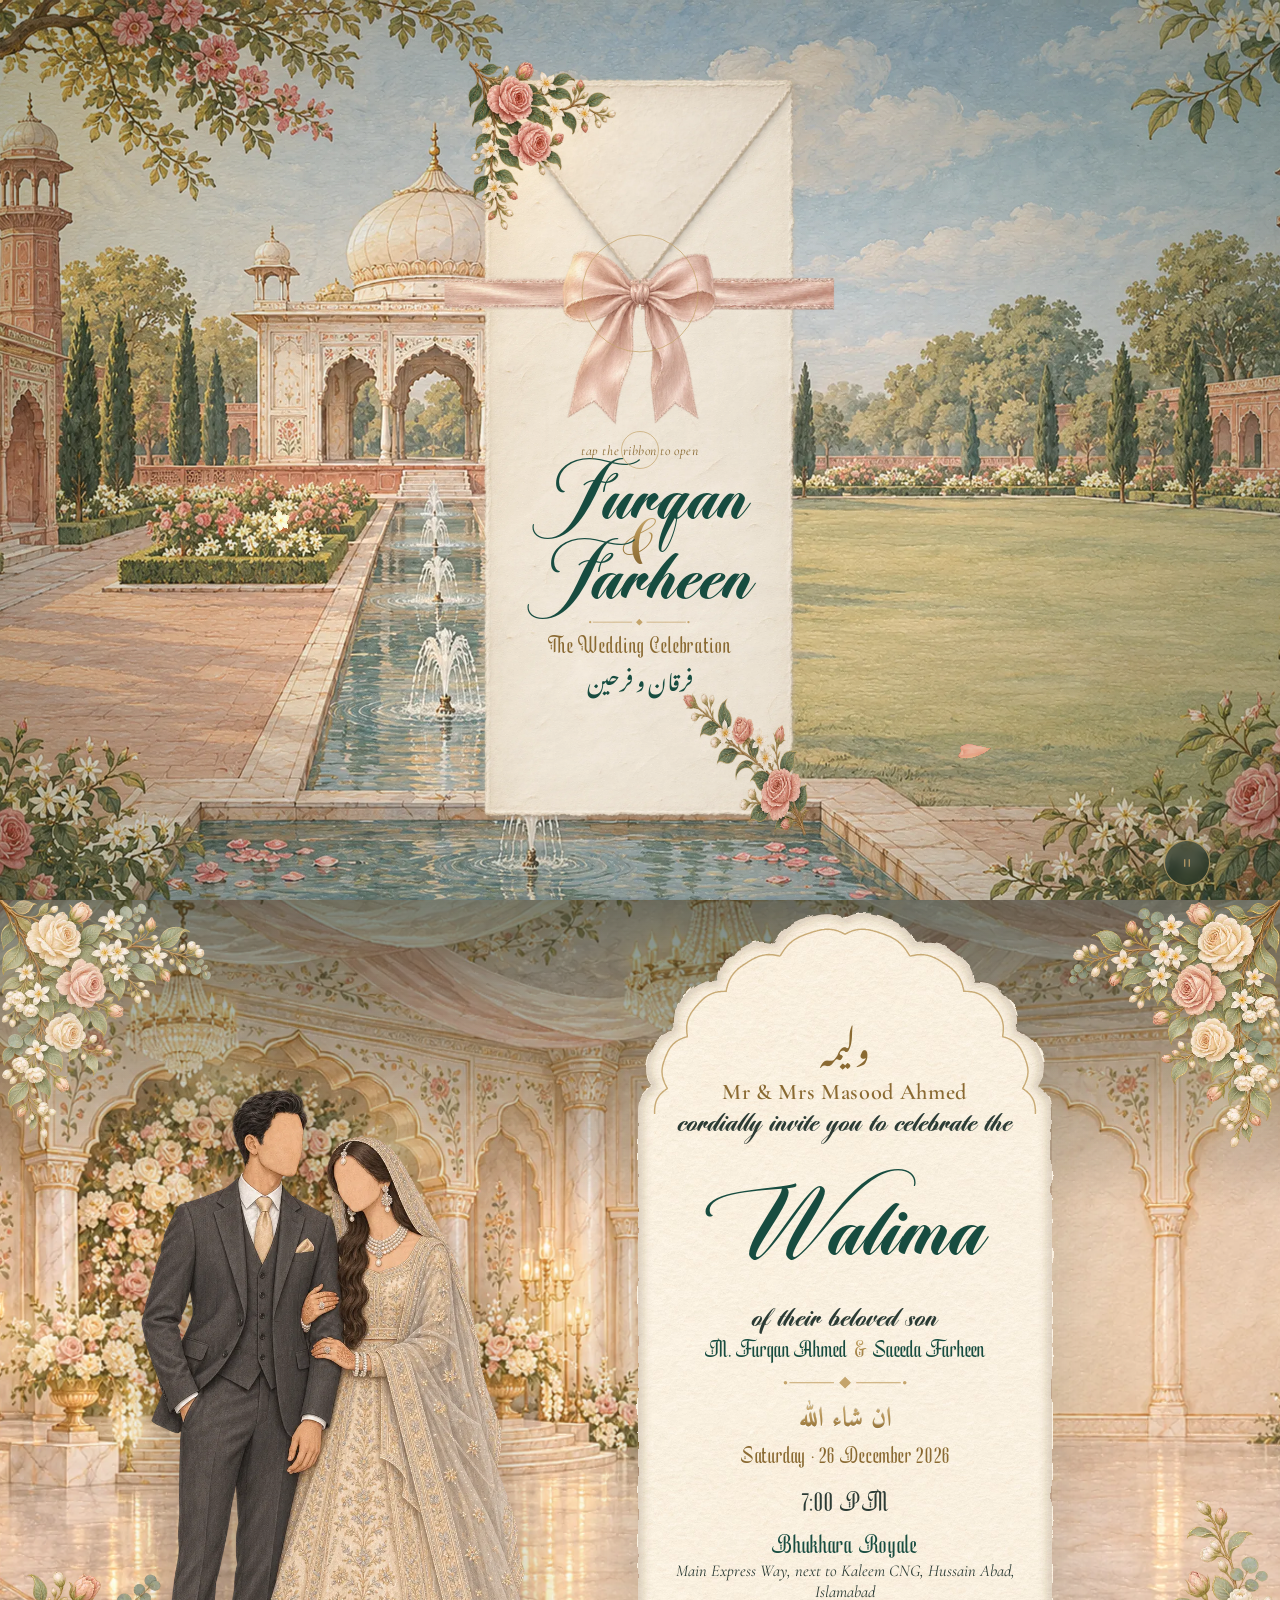
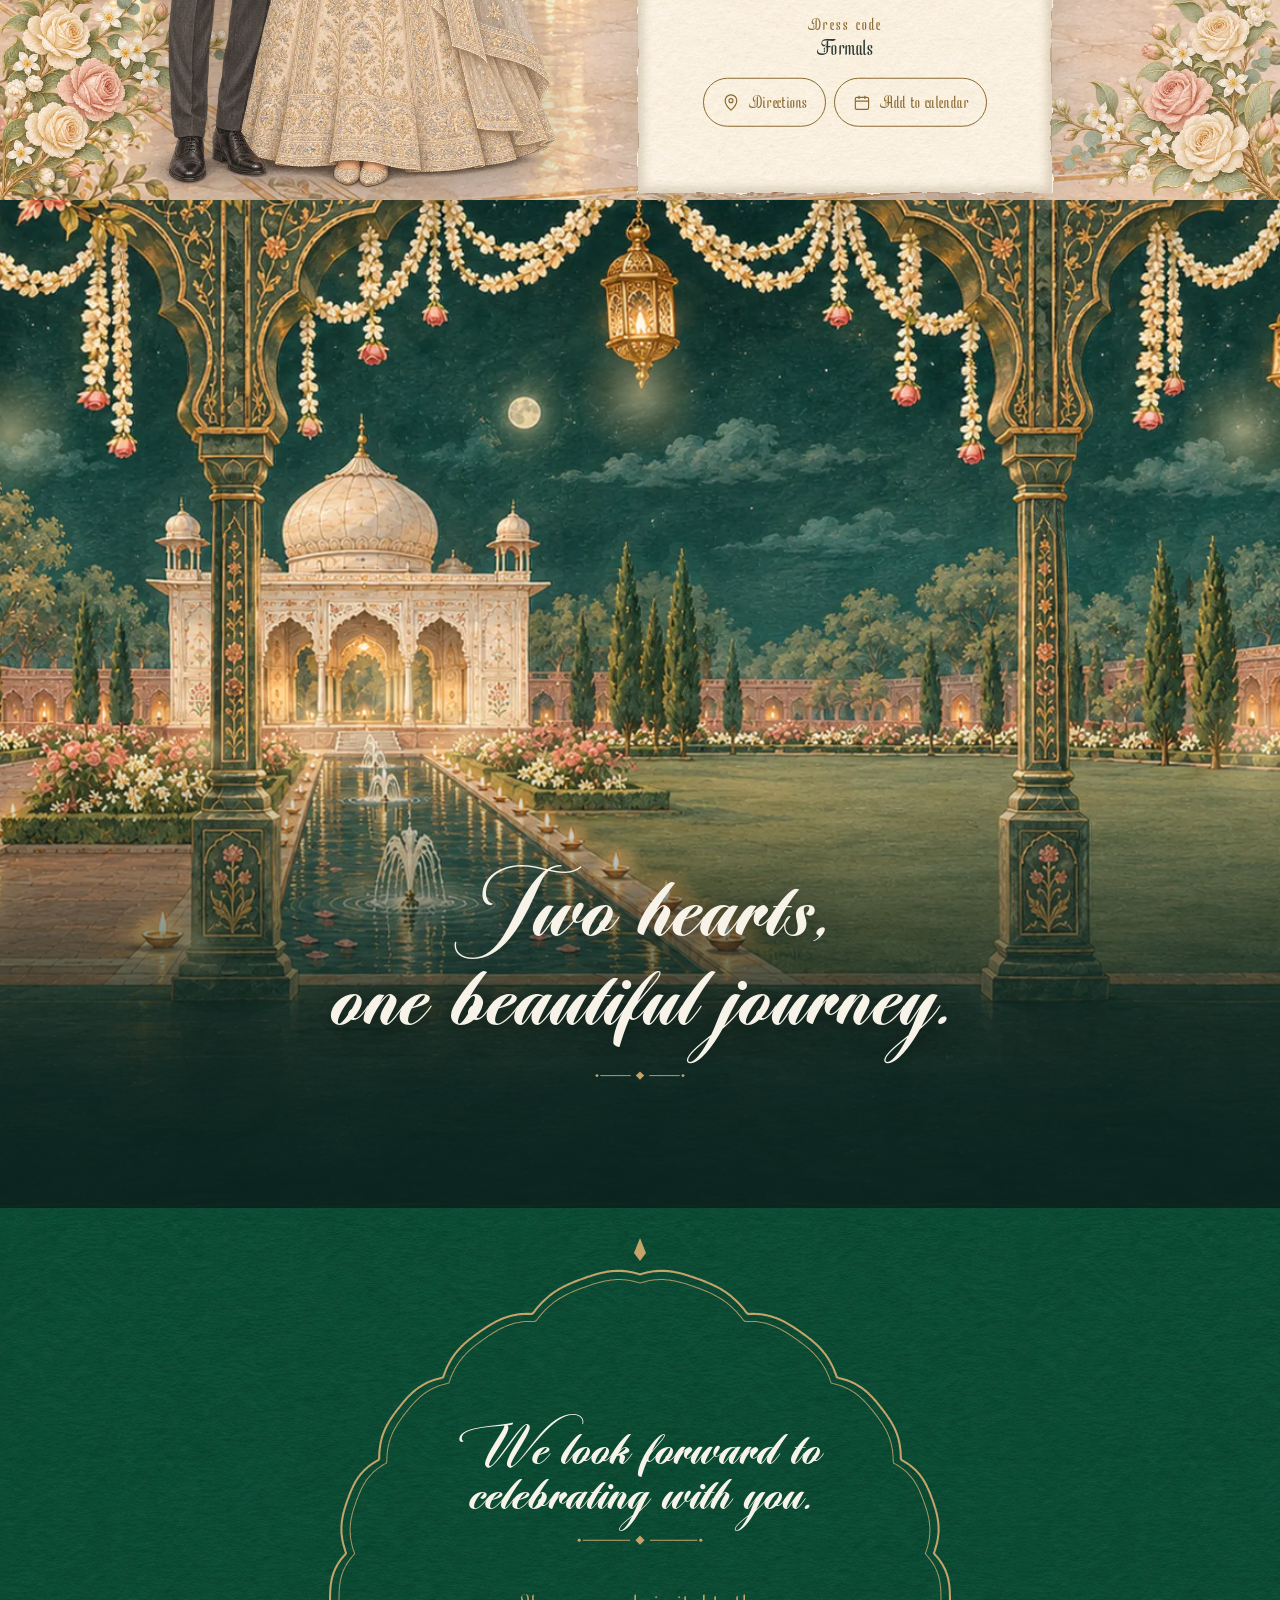
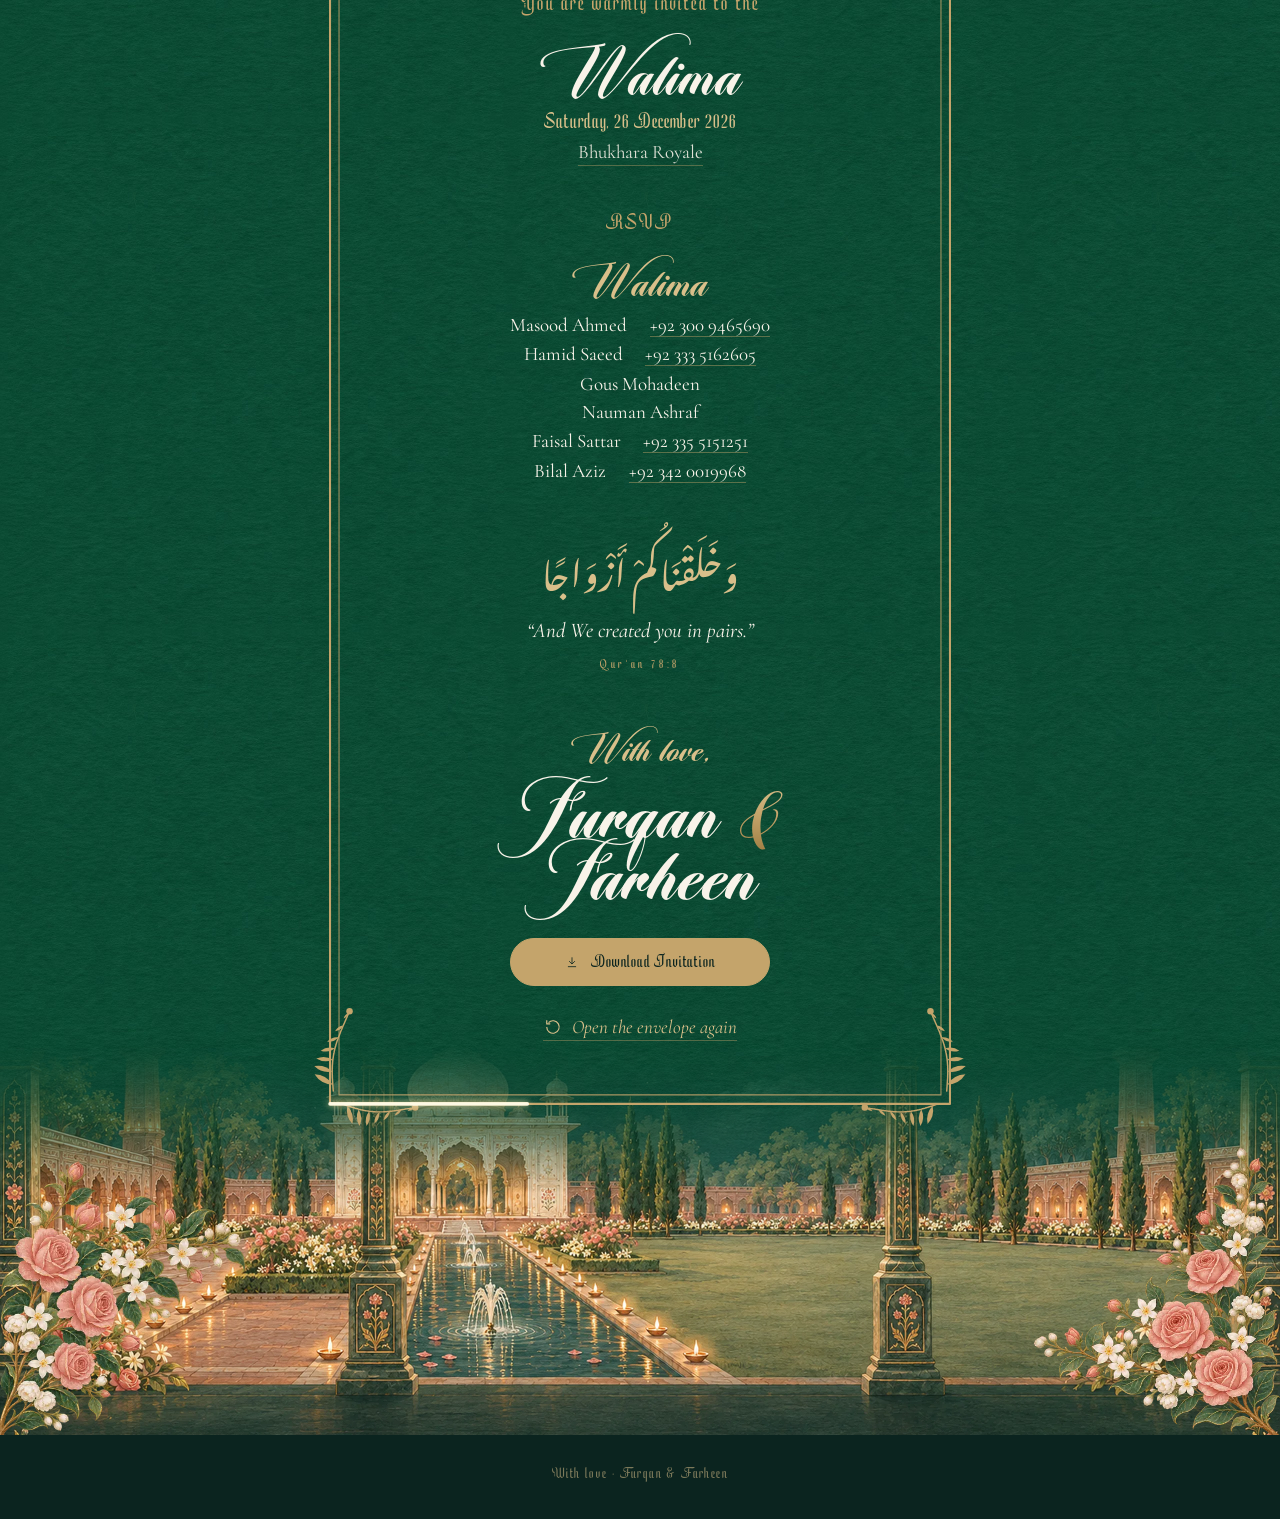
<file: walima/index.html>
<!doctype html>
<html lang="en">
<head>
<meta charset="utf-8">
<base href="../">
<meta name="viewport" content="width=device-width, initial-scale=1, viewport-fit=cover">
<title>Furqan &amp; Farheen — Wedding Invitation</title>
<meta name="description" content="Together with their families, Furqan &amp; Farheen joyfully invite you to celebrate their wedding — Walima on Saturday 26 December 2026.">
<meta name="theme-color" content="#0B241F">
<meta property="og:title" content="Furqan &amp; Farheen — Wedding Invitation">
<meta property="og:description" content="Together with their families, Furqan &amp; Farheen joyfully invite you to celebrate their wedding — Walima on Saturday 26 December 2026.">
<meta property="og:image" content="https://furqan-farheen.github.io/assets/og.jpg">
<meta property="og:image:width" content="1200"><meta property="og:image:height" content="630">
<link rel="icon" href="assets/icon.png">
<link rel="preload" href="fonts/Cormorant-Regular.woff2" as="font" type="font/woff2" crossorigin>
<link rel="stylesheet" href="style.css?v=9ef61472">
<noscript><style>#loader,#intro,#cursor,#cursor-ring,#sound,#motion,.replay,.cue{display:none!important} body.locked{overflow:auto;height:auto}
.arch .content{background:rgba(248,243,233,.95);border-radius:50% 50% 4px 4px/24% 24% 4px 4px;box-shadow:0 18px 40px rgba(14,47,40,.18)}</style></noscript>
</head>
<body class="locked">
<svg width="0" height="0" style="position:absolute" aria-hidden="true"><defs>
  <pattern id="ivoryPat" patternUnits="userSpaceOnUse" width="512" height="512"><image href="assets/v3/ivory_tile.jpg" width="512" height="512"/></pattern>
  <filter id="rough" x="-5%" y="-5%" width="110%" height="110%"><feTurbulence type="fractalNoise" baseFrequency=".045" numOctaves="3" seed="4"/>
    <feDisplacementMap in="SourceGraphic" scale="7" xChannelSelector="R" yChannelSelector="G"/></filter>
  <filter id="lipblur"><feGaussianBlur stdDeviation="4"/></filter></defs></svg>
<div id="loader"><div class="in"><div class="mono">F<i>&amp;</i>F</div><div class="rule"><b></b></div><div class="count">000</div></div></div>
<div id="cursor"></div><div id="cursor-ring"><span class="lbl"></span></div>
<div id="intro"><div class="veil"></div><div id="card"><img class="lyr body" src="assets/v3/env2_env_body.webp" alt=""><img class="lyr flap" src="assets/v3/env2_env_flap.webp" alt=""><div class="txtgrp"><div class="txt n" style="top:51.80%">Furqan</div><div class="txt a" style="top:57.39%">&amp;</div><div class="txt n" style="top:61.27%">Farheen</div><div class="txt" style="top:69.47%"><svg class="orn" viewBox="-49.0 -5 98.0 10" aria-hidden="true" style="width:26%"><line x1="-45.0" y1="0" x2="-7" y2="0"/><line x1="7" y1="0" x2="45.0" y2="0"/><path class="dot" d="M-3.2 0 L0 -3.2 L3.2 0 L0 3.2Z"/><circle class="dot" cx="-47.5" cy="0" r="1.1"/><circle class="dot" cx="47.5" cy="0" r="1.1"/></svg></div><div class="txt cel caps" style="top:72.00%">The Wedding Celebration</div><div class="txt urdu ur" style="top:74.32%">فرقان و فرحین</div><div class="txt guest" hidden style="top:72.54%"><span class="gfor">Specially for</span><span class="gname"></span></div></div><img class="lyr rib-l" src="assets/v3/env2_ribbon_left.webp" alt=""><img class="lyr rib-r" src="assets/v3/env2_ribbon_right.webp" alt=""><img class="lyr bow" src="assets/v3/env2_bow.webp" alt=""><img class="lyr env-fl sway tl" src="assets/v3/env2_env_flowers_tl.webp" alt=""><img class="lyr env-fl sway br" src="assets/v3/env2_env_flowers_br.webp" alt=""><div class="halo"></div><div class="txt hint" style="top:49.34%">tap the ribbon to open</div><button class="tap" aria-label="Open the invitation" data-cursor="OPEN"></button></div></div>
<main>
<section id="s-invite" class="scene" data-theme="garden">
  <picture class="paint-fallback"><source type="image/webp" media="(max-aspect-ratio: 62/100)" srcset="assets/v3/garden_p.webp"><source type="image/webp" media="(max-aspect-ratio: 105/100)" srcset="assets/v3/garden_t.webp"><source type="image/webp" srcset="assets/v3/garden_l.webp"><source media="(max-aspect-ratio: 62/100)" srcset="assets/v3/garden_p.jpg"><source media="(max-aspect-ratio: 105/100)" srcset="assets/v3/garden_t.jpg"><img data-scene="garden" src="assets/v3/garden_l.jpg" alt="" decoding="async"></picture>
  <canvas class="paint" data-scene="garden" aria-hidden="true"></canvas>
  <img class="corner sway tl" src="assets/v3/fl_garden_tl.webp" alt=""><img class="corner sway tr" src="assets/v3/fl_garden_tr.webp" alt=""><img class="corner sway bl" src="assets/v3/fl_garden_bl.webp" alt=""><img class="corner sway br" src="assets/v3/fl_garden_br.webp" alt="">
  <div class="arch"><svg class="paper" aria-hidden="true"><defs><clipPath id="ac1"><path class="a-clip"/></clipPath></defs><path class="a-fill" fill="url(#ivoryPat)" filter="url(#rough)"/><g clip-path="url(#ac1)"><path class="a-lip" fill="none" stroke="rgba(90,70,40,.22)" stroke-width="10" filter="url(#lipblur)"/></g><path class="a-gold" fill="none" stroke="var(--gold-line, #C4A46B)" opacity=".9"/><path class="a-shine" fill="none"/></svg>
    <div class="content">
      <div class="bism" data-r="fade" data-at="0" lang="ar"><span class="callig">بِسْمِ ٱللَّٰهِ</span><span class="callig">ٱلرَّحْمَٰنِ ٱلرَّحِيمِ</span></div>
      <div class="fam caps" data-r="line" data-at=".25"><span class="line"><span>Together with their families</span></span></div>
      <svg class="orn" viewBox="-34.0 -5 68.0 10" aria-hidden="true" data-r="draw" data-at=".5" data-dur="1.4"><line x1="-30.0" y1="0" x2="-7" y2="0"/><line x1="7" y1="0" x2="30.0" y2="0"/><path class="dot" d="M-3.2 0 L0 -3.2 L3.2 0 L0 3.2Z"/><circle class="dot" cx="-32.5" cy="0" r="1.1"/><circle class="dot" cx="32.5" cy="0" r="1.1"/></svg>
      <div class="name" data-r="write" data-at=".6">Furqan</div>
      <div class="amp" data-r="amp" data-at="1.3">&amp;</div>
      <div class="name" data-r="write" data-at="1.25">Farheen</div>
      <div class="inv" data-r="write" data-at="2.2"><span class="line"><span>joyfully invite you</span></span><span class="line"><span>to celebrate their wedding</span></span></div>
      <svg class="orn orn2" viewBox="-49.0 -5 98.0 10" aria-hidden="true" data-r="draw" data-at="2.8" data-dur="1.6"><line x1="-45.0" y1="0" x2="-7" y2="0"/><line x1="7" y1="0" x2="45.0" y2="0"/><path class="dot" d="M-3.2 0 L0 -3.2 L3.2 0 L0 3.2Z"/><circle class="dot" cx="-47.5" cy="0" r="1.1"/><circle class="dot" cx="47.5" cy="0" r="1.1"/></svg>
    </div>
  </div>
  <button class="cue" aria-label="Scroll"><span>SCROLL</span><i></i></button>
</section>
<section class="scene ev" id="ev-walima" data-theme="walima" style="--ink:#174C40;--acc:#8A6A32;--gold-line:#C4A46B">
  <div class="ev-stage">
    <picture class="paint-fallback"><source type="image/webp" media="(max-aspect-ratio: 62/100)" data-srcset="assets/v3/walima_p.webp"><source type="image/webp" media="(max-aspect-ratio: 105/100)" data-srcset="assets/v3/walima_t.webp"><source type="image/webp" data-srcset="assets/v3/walima_l.webp"><source media="(max-aspect-ratio: 62/100)" data-srcset="assets/v3/walima_p.jpg"><source media="(max-aspect-ratio: 105/100)" data-srcset="assets/v3/walima_t.jpg"><img data-scene="walima" data-src="assets/v3/walima_l.jpg" alt="" decoding="async"></picture>
    <canvas class="paint" data-scene="walima" aria-hidden="true"></canvas>
    <div class="glows" data-scene="walima"></div>
    <img class="corner sway tl" data-src="assets/v3/fl_walima_tl.webp" alt=""><img class="corner sway tr" data-src="assets/v3/fl_walima_tr.webp" alt=""><img class="corner sway bl" data-src="assets/v3/fl_walima_bl.webp" alt=""><img class="corner sway br" data-src="assets/v3/fl_walima_br.webp" alt="">
    <div class="ev-title"><span class="urdu">ولیمہ</span><span class="t">Walima</span></div>
    <img class="couple" data-src="assets/v3/couple_walima.webp" alt="M. Furqan Ahmed and Saeeda Farheen dressed for the Walima">
  </div>
  <div class="arch"><svg class="paper" aria-hidden="true"><defs><clipPath id="ac2"><path class="a-clip"/></clipPath></defs><path class="a-fill" fill="url(#ivoryPat)" filter="url(#rough)"/><g clip-path="url(#ac2)"><path class="a-lip" fill="none" stroke="rgba(90,70,40,.22)" stroke-width="10" filter="url(#lipblur)"/></g><path class="a-gold" fill="none" stroke="var(--gold-line, #C4A46B)" opacity=".9"/><path class="a-shine" fill="none"/></svg>
    <div class="content">
      <div class="evur urdu" data-r="fade" data-at=".1">ولیمہ</div>
      <div class="evhost caps" data-r="line" data-at=".2"><span class="line"><span>Mr &amp; Mrs Masood Ahmed</span></span></div>
      <div class="evinv" data-r="fade" data-at=".35">cordially invite you to celebrate the</div>
      <div class="evname" data-r="write" data-at=".45">Walima</div>
      <div class="evinv" data-r="fade" data-at=".8">of their beloved son</div>
      <div class="evcouple" data-r="fade" data-at=".95">M. Furqan Ahmed <i>&amp;</i> Saeeda Farheen</div>
      <svg class="orn" viewBox="-39.0 -5 78.0 10" aria-hidden="true" data-r="draw" data-at="1.0" data-dur="1.3"><line x1="-35.0" y1="0" x2="-7" y2="0"/><line x1="7" y1="0" x2="35.0" y2="0"/><path class="dot" d="M-3.2 0 L0 -3.2 L3.2 0 L0 3.2Z"/><circle class="dot" cx="-37.5" cy="0" r="1.1"/><circle class="dot" cx="37.5" cy="0" r="1.1"/></svg>
      <div class="insha" data-r="fade" data-at="1.05"><span class="callig">ان شاء الله</span></div>
      <div class="evdate caps" data-r="line" data-at="1.1"><span class="line"><span>Saturday · 26 December 2026</span></span></div>
      <div class="evtime" data-r="fade" data-at="1.25">7:00 PM</div>
      <div class="evvenue" data-r="fade" data-at="1.4">Bhukhara Royale</div>
      <div class="evaddr" data-r="fade" data-at="1.5">Main Express Way, next to Kaleem CNG, Hussain Abad, Islamabad</div>
      <div class="evdress" data-r="fade" data-at="1.6"><span class="dlab">Dress code</span><span class="dl">Formals</span></div>
      <div class="evbtns" data-r="fade" data-at="1.7"><a class="pill" href="https://maps.app.goo.gl/44yGAfGsgHFQSAZYA" target="_blank" rel="noopener" data-cursor="MAP"><svg viewBox="0 0 24 24" fill="none" stroke="currentColor" stroke-width="1.4"><path d="M12 21s-7-6.2-7-11.5A7 7 0 0 1 19 9.5C19 14.8 12 21 12 21z"/><circle cx="12" cy="9.5" r="2.4"/></svg>Directions</a><a class="pill" href="cal/walima.ics" download="Walima-Furqan-Farheen.ics" data-cursor="SAVE"><svg viewBox="0 0 24 24" fill="none" stroke="currentColor" stroke-width="1.4"><rect x="4" y="5.5" width="16" height="14.5" rx="2"/><path d="M4 10h16M8.5 3.5v4M15.5 3.5v4"/></svg>Add to calendar</a></div>
    </div>
  </div>
</section>
<section id="s-night" class="scene dark" data-theme="night">
  <picture class="paint-fallback"><source type="image/webp" media="(max-aspect-ratio: 62/100)" data-srcset="assets/v3/night_p.webp"><source type="image/webp" media="(max-aspect-ratio: 105/100)" data-srcset="assets/v3/night_t.webp"><source type="image/webp" data-srcset="assets/v3/night_l.webp"><source media="(max-aspect-ratio: 62/100)" data-srcset="assets/v3/night_p.jpg"><source media="(max-aspect-ratio: 105/100)" data-srcset="assets/v3/night_t.jpg"><img data-scene="night" data-src="assets/v3/night_l.jpg" alt="" decoding="async"></picture>
  <canvas class="paint" data-scene="night" aria-hidden="true"></canvas>
  <div class="glows" data-scene="night"></div>
  <div class="msg"><div data-r="write" data-at=".4"><span class="line"><span>Two hearts,</span></span><span class="line"><span>one beautiful journey.</span></span></div>
  <svg class="orn" viewBox="-34.0 -5 68.0 10" aria-hidden="true" data-r="draw" data-at="1.4"><line x1="-30.0" y1="0" x2="-7" y2="0"/><line x1="7" y1="0" x2="30.0" y2="0"/><path class="dot" d="M-3.2 0 L0 -3.2 L3.2 0 L0 3.2Z"/><circle class="dot" cx="-32.5" cy="0" r="1.1"/><circle class="dot" cx="32.5" cy="0" r="1.1"/></svg></div>
</section>
<section id="s-rsvp" class="dark" data-theme="garden">
  <div class="card">
    <svg class="frame" aria-hidden="true"></svg>
    <div class="lead" data-r="write" data-at=".2"><span class="line"><span>We look forward to</span></span><span class="line"><span>celebrating with you.</span></span></div>
    <svg class="orn" viewBox="-44.0 -5 88.0 10" aria-hidden="true" style="width:clamp(90px,14vmin,140px);margin-top:.6em" data-r="draw" data-at=".6"><line x1="-40.0" y1="0" x2="-7" y2="0"/><line x1="7" y1="0" x2="40.0" y2="0"/><path class="dot" d="M-3.2 0 L0 -3.2 L3.2 0 L0 3.2Z"/><circle class="dot" cx="-42.5" cy="0" r="1.1"/><circle class="dot" cx="42.5" cy="0" r="1.1"/></svg>
    <div class="lab" data-r="fade" data-at=".85">You are warmly invited to the</div>
    <div class="recap"><a class="rc" href="https://maps.app.goo.gl/44yGAfGsgHFQSAZYA" target="_blank" rel="noopener" data-cursor="MAP" data-r="fade" data-at="1.0">
      <span class="rcn">Walima</span><span class="rcd">Saturday, 26 December 2026</span><span class="rcv">Bhukhara Royale</span></a></div>
    <div class="lab" data-r="fade" data-at="1.6">RSVP</div><div class="rsvps" data-r="fade" data-at="1.7"><div class="rg"><div class="rgt">Walima</div><div class="rp"><span>Masood Ahmed</span><a href="tel:+923009465690" data-cursor="CALL">+92 300 9465690</a></div><div class="rp"><span>Hamid Saeed</span><a href="tel:+923335162605" data-cursor="CALL">+92 333 5162605</a></div><div class="rp"><span>Gous Mohadeen</span></div><div class="rp"><span>Nauman Ashraf</span></div><div class="rp"><span>Faisal Sattar</span><a href="tel:+923355151251" data-cursor="CALL">+92 335 5151251</a></div><div class="rp"><span>Bilal Aziz</span><a href="tel:+923420019968" data-cursor="CALL">+92 342 0019968</a></div></div></div>
    <div class="verse" data-r="fade" data-at="1.9"><div class="ar urdu">وَخَلَقْنَاكُمْ أَزْوَاجًا</div><div class="en">“And We created you in pairs.”</div><div class="ref caps">Qur&#x27;an 78:8</div></div>
    <div class="soft" data-r="fade" data-at="2" style="margin-top:1.6em;font-size:1.15em">With love,</div>
    <div class="sign" data-r="fade" data-at="2.15">Furqan <i>&amp;</i> Farheen</div>
    <a class="btn solid" href="invitations/Furqan-Farheen-Invitation-Walima.pdf" download data-cursor="SAVE" data-r="fade" data-at="2.4" style="margin-top:1.6em"><svg viewBox="0 0 24 24" fill="none" stroke="currentColor" stroke-width="1.4"><path d="M12 4v11M7 10.5l5 5 5-5M5 20h14"/></svg>Download Invitation</a>
    <button class="replay" type="button" data-cursor="REPLAY" data-r="fade" data-at="2.6"><svg viewBox="0 0 24 24" fill="none" stroke="currentColor" stroke-width="1.4"><path d="M4.5 12a7.5 7.5 0 1 0 2.2-5.3M4.5 4v4.2h4.2"/></svg>Open the envelope again</button>
  </div>
  <div class="strip">
    <img class="sky" alt="">
    <img class="corner sway bl" data-src="assets/v3/fl_garden_bl.webp" alt=""><img class="corner sway br" data-src="assets/v3/fl_garden_br.webp" alt="">
  </div>
</section></main>
<footer>With love · Furqan &amp; Farheen</footer>
<canvas id="fx" aria-hidden="true"></canvas>
<audio id="music" src="assets/music3.mp3" preload="none" loop></audio>
<button id="sound" aria-label="Music on or off" data-cursor="SOUND"><i></i><i></i><i></i><i></i></button>
<button id="motion" aria-label="Pause animation" aria-pressed="false" data-cursor="MOTION"><svg viewBox="0 0 24 24" fill="none" stroke="currentColor" stroke-width="1.5"><path class="pz" d="M9 7v10M15 7v10"/><path class="pl" d="M9 7l8 5-8 5z"/></svg></button>
<script>window.LIGHTS = {"night_p": [[0.1744, 0.0083, 1.2], [0.4179, 0.4355, 1.17], [0.5923, 0.4355, 1.14], [0.5154, 0.4166, 1.13], [0.8179, 0.2331, 1.04], [0.1205, 0.0367, 1.04], [0.5077, 0.1609, 1.04], [0.7974, 0.5811, 1.02], [0.8487, 0.6095, 1.01], [0.9051, 0.445, 1.0], [0.1974, 0.3834, 1.0], [0.1692, 0.0414, 0.99], [0.1795, 0.232, 0.99], [0.2179, 0.0426, 0.99], [0.8282, 0.445, 0.98], [0.3359, 0.4462, 0.98]], "walima_p": [[0.5846, 0.1219, 1.2], [0.0897, 0.3373, 1.2], [0.5179, 0.3172, 1.2], [0.3564, 0.2178, 1.19], [0.8256, 0.1645, 1.16], [0.4077, 0.2355, 1.15], [0.8769, 0.0272, 1.1], [0.2513, 0.1479, 1.1], [0.6462, 0.129, 1.08], [0.9795, 0.3515, 1.06], [0.3333, 0.0059, 1.05], [0.3949, 0.3763, 1.05], [0.3359, 0.3243, 1.03], [0.9487, 0.329, 1.02], [0.4205, 0.013, 1.01], [0.1667, 0.3811, 1.0]], "night_t": [[0.0996, 0.0571, 1.2], [0.1074, 0.1011, 1.18], [0.1699, 0.0205, 1.11], [0.1641, 0.0513, 1.05], [0.5449, 0.4849, 1.03], [0.4004, 0.4863, 0.97], [0.5078, 0.1802, 0.95], [0.2812, 0.6958, 0.95], [0.4668, 0.4585, 0.93], [0.0859, 0.5039, 0.93], [0.9551, 0.1187, 0.93], [0.7168, 0.6606, 0.93], [0.3066, 0.665, 0.92], [0.0293, 0.501, 0.92], [0.8906, 0.0703, 0.92], [0.8164, 0.0645, 0.9]], "walima_t": [[0.5684, 0.1494, 1.2], [0.0957, 0.3999, 1.2], [0.1582, 0.457, 1.2], [0.8398, 0.2036, 1.2], [0.2363, 0.1787, 1.18], [0.0215, 0.5112, 1.12], [0.0645, 0.0264, 1.1], [0.084, 0.353, 1.1], [0.3418, 0.2461, 1.06], [0.9453, 0.019, 1.05], [0.2051, 0.3486, 1.05], [0.4688, 0.3735, 1.04], [0.4785, 0.4043, 1.03], [0.3828, 0.2798, 1.0], [0.4277, 0.4541, 1.0], [0.0449, 0.0747, 1.0]], "night_l": [[0.0551, 0.1437, 1.2], [0.3164, 0.5271, 1.2], [0.8367, 0.2292, 1.17], [0.1488, 0.2313, 1.15], [0.4031, 0.5292, 1.15], [0.5004, 0.1917, 1.14], [0.0973, 0.5542, 1.07], [0.3609, 0.4875, 1.07], [0.1207, 0.6958, 1.07], [0.9586, 0.5417, 1.06], [0.8438, 0.5437, 1.0], [0.9105, 0.5437, 0.95], [0.252, 0.7396, 0.94], [0.102, 0.0729, 0.94], [0.1195, 0.425, 0.94], [0.2566, 0.5458, 0.92]], "walima_l": [[0.2355, 0.2021, 1.2], [0.8707, 0.2125, 1.2], [0.3574, 0.5521, 1.19], [0.45, 0.4583, 1.19], [0.5437, 0.1292, 1.18], [0.3457, 0.275, 1.09], [0.1277, 0.4917, 1.05], [0.1828, 0.5854, 1.02], [0.2367, 0.4313, 1.01], [0.0398, 0.6708, 0.95], [0.0551, 0.5979, 0.93], [0.9187, 0.0, 0.91], [0.3141, 0.4875, 0.91], [0.9129, 0.4604, 0.88], [0.2988, 0.5687, 0.81], [0.0469, 0.0187, 0.8]]};</script>
<script src="vendor/gsap.min.js"></script>
<script src="vendor/ScrollTrigger.min.js"></script>
<script src="vendor/lenis.min.js"></script>
<script src="app.js?v=d1e6b1ca"></script>
<script>window.FXSRC = new URL('petals3d.js?v=32b64acc', document.baseURI).href;</script>
</body>
</html>
</file>
<file: style.css>
@font-face { font-family: 'Corm'; src: url(fonts/Cormorant-Regular.woff2) format('woff2'); font-weight: 400; font-display: block; }
@font-face { font-family: 'Corm'; src: url(fonts/Cormorant-Medium.woff2) format('woff2'); font-weight: 500; font-display: block; }
@font-face { font-family: 'Corm'; src: url(fonts/Cormorant-SemiBold.woff2) format('woff2'); font-weight: 600; font-display: block; }
@font-face { font-family: 'Corm'; src: url(fonts/Cormorant-Italic.woff2) format('woff2'); font-weight: 400; font-style: italic; font-display: block; }
@font-face { font-family: 'Cinzel'; src: url(fonts/Cinzel-Regular.woff2) format('woff2'); font-weight: 400; font-display: block; }
@font-face { font-family: 'Cinzel'; src: url(fonts/Cinzel-Medium.woff2) format('woff2'); font-weight: 500; font-display: block; }
@font-face { font-family: 'Nastaliq'; src: url(fonts/NotoNastaliqUrdu.woff2) format('woff2'); font-display: block; }

:root {
  --ivory: #F8F3E9; --emerald: #174C40; --deep: #0E2F28; --night: #0B241F;
  --gold: #C4A46B; --golddk: #8A6A32; --goldlt: #D9BF8A; --roseph: #B07A70; --ivoryph: #E8C3B8; --text: #2B3B35;
  --ease: cubic-bezier(.22, .61, .36, 1);
}
* { box-sizing: border-box; margin: 0; padding: 0; }
html { background: var(--night); -webkit-text-size-adjust: 100%; }
html.lenis, html.lenis body { height: auto; }
.lenis.lenis-smooth { scroll-behavior: auto !important; }
body { color: var(--text); font-family: 'Corm', Georgia, serif; overflow-x: hidden; -webkit-font-smoothing: antialiased;
  -webkit-tap-highlight-color: transparent; text-rendering: optimizeLegibility; }
body.locked { overflow: hidden; height: 100svh; }
img { display: block; user-select: none; -webkit-user-drag: none; }
a { color: inherit; }

.caps { font-family: 'Cinzel', serif; text-transform: uppercase; letter-spacing: .26em; }
.it { font-style: italic; }
.ph { color: var(--roseph) !important; }
.dark .ph { color: var(--ivoryph) !important; }
.urdu { font-family: 'Nastaliq', serif; direction: rtl; line-height: 1.9; }
.line { display: block; overflow: hidden; padding: .08em 0 .16em; margin: -.08em 0 -.16em; }
.line > span { display: inline-block; will-change: transform; }

/* --------------------------------------------------------------- loader */
#loader { position: fixed; inset: 0; z-index: 100; display: grid; place-items: center; background: var(--ivory); }
#loader .in { text-align: center; color: var(--emerald); }
#loader .mono { font-size: clamp(40px, 9vmin, 84px); letter-spacing: .06em; line-height: 1; }
#loader .mono i { color: var(--gold); font-style: italic; margin: 0 .12em; }
#loader .count { margin-top: 22px; font-family: 'Cinzel', serif; font-size: 11px; letter-spacing: .4em; color: var(--golddk); }
#loader .rule { width: min(180px, 40vw); height: 1px; margin: 14px auto 0; background: rgba(196,164,107,.25); overflow: hidden; }
#loader .rule b { display: block; height: 100%; width: 100%; background: var(--gold); transform-origin: 0 50%; transform: scaleX(0); }

/* --------------------------------------------------------------- cursor */
#cursor, #cursor-ring { position: fixed; left: 0; top: 0; z-index: 120; pointer-events: none; border-radius: 50%; display: none; }
@media (hover: hover) and (pointer: fine) {
  #cursor { display: block; width: 6px; height: 6px; margin: -3px 0 0 -3px; background: var(--gold); }
  #cursor-ring { display: block; width: 38px; height: 38px; margin: -19px 0 0 -19px; border: 1px solid rgba(196,164,107,.7);
    transition: width .45s var(--ease), height .45s var(--ease), margin .45s var(--ease), background .45s; }
  #cursor-ring.big { width: 78px; height: 78px; margin: -39px 0 0 -39px; background: rgba(196,164,107,.14); }
  #cursor-ring .lbl { position: absolute; inset: 0; display: grid; place-items: center; font-family: 'Cinzel', serif; font-size: 8px;
    letter-spacing: .25em; color: var(--ivory); opacity: 0; transition: opacity .3s; text-shadow: 0 1px 6px rgba(0,0,0,.4); }
  #cursor-ring.big .lbl { opacity: 1; }
  body, a, button { cursor: none; }
}

/* ------------------------------------------------------------- sections */
section { position: relative; width: 100%; overflow: hidden; }
.paint, .paint-fallback { position: absolute; inset: 0; width: 100%; height: 100%; object-fit: cover; display: block; }
.corner { position: absolute; pointer-events: none; width: clamp(170px, 56vmin, 640px); height: auto; }
.corner.tl { left: 0; top: 0; transform-origin: 0 0; }
.corner.tr { right: 0; top: 0; transform-origin: 100% 0; }
.corner.bl { left: 0; bottom: 0; transform-origin: 0 100%; }
.corner.br { right: 0; bottom: 0; transform-origin: 100% 100%; }
.sway { animation: sway 8s ease-in-out infinite alternate; }
.sway.tr { animation-duration: 9s; animation-delay: -3s; } .sway.bl { animation-duration: 8.5s; animation-delay: -5s; }
.sway.br { animation-duration: 7.5s; animation-delay: -1s; }
@keyframes sway { from { rotate: -1deg; } to { rotate: 1.2deg; } }

/* -------------------------------------------------------------- hero */
#s-invite { height: 100svh; min-height: 520px; }
.arch { position: absolute; left: 50%; top: 11svh; height: 74svh; width: min(80vw, calc(74svh * .6));
  transform: translateX(-50%); container-type: inline-size; }
.arch svg.paper { position: absolute; inset: 0; width: 100%; height: 100%; overflow: visible; filter: drop-shadow(0 18px 40px rgba(14,47,40,.18)); }
.arch .content { position: absolute; inset: 0; display: flex; flex-direction: column; align-items: center; justify-content: center;
  text-align: center; padding: 27% 8% 9%; color: var(--emerald); }
.arch .bism { position: absolute; top: 9.5%; left: 0; right: 0; font-size: 5.6cqw; color: var(--golddk); }
.arch .fam { font-size: 3.5cqw; color: var(--golddk); }
.arch .orn { width: 30cqw; margin: 3.6cqw auto 3cqw; }
.arch .name { font-size: 19.5cqw; line-height: .98; letter-spacing: .015em; font-weight: 400; }
.arch .amp { font-size: 15cqw; line-height: .8; color: var(--gold); font-style: italic; margin: -.5cqw 0 1cqw; }
.arch .inv { font-size: 6.6cqw; line-height: 1.32; color: var(--text); font-style: italic; margin-top: 6cqw; }
.arch .orn2 { width: 34cqw; margin-top: 5cqw; }
.orn line, .orn path { stroke: var(--gold); stroke-width: .7; fill: none; }
.orn .dot { fill: var(--gold); stroke: none; }

.cue { background: none; border: 0; cursor: pointer; position: absolute; left: 50%; bottom: 2.4svh; transform: translateX(-50%); display: flex; flex-direction: column; align-items: center;
  gap: 10px; color: var(--ivory); font-family: 'Cinzel', serif; font-size: 9px; letter-spacing: .35em; opacity: 0;
  text-shadow: 0 1px 8px rgba(0,0,0,.45); }
.cue i { display: block; width: 1px; height: 34px; background: linear-gradient(var(--ivory), transparent); transform-origin: 50% 0;
  animation: cue 2.2s var(--ease) infinite; }
@keyframes cue { 0% { transform: scaleY(0); opacity: 1; } 60% { transform: scaleY(1); opacity: 1; } 100% { transform: scaleY(1); opacity: 0; } }

/* -------------------------------------------------------------- intro */
#intro { position: fixed; inset: 0; z-index: 50; }
#intro .veil { position: absolute; inset: 0; background: radial-gradient(ellipse at 50% 55%, rgba(11,36,31,0) 35%, rgba(11,36,31,.38) 100%); }
#card { position: absolute; left: 50%; top: 50%; height: min(94svh, calc(96vw * 845 / 390)); aspect-ratio: 390 / 845;
  translate: -50% -50%; container-type: inline-size; perspective: 1600px; }
#card .lyr { position: absolute; pointer-events: none; }
#card .flap { transform-origin: 50% 0; }
#card .txt { position: absolute; left: 0; right: 0; text-align: center; line-height: 1; }
#card .n { font-size: 13.8cqw; color: var(--emerald); letter-spacing: .02em; }
#card .a { font-size: 11.3cqw; color: var(--gold); font-style: italic; }
#card .cel { font-size: 2.7cqw; color: var(--golddk); }
#card .ur { font-size: 5.6cqw; color: var(--emerald); line-height: 1.9; }
#card .hint { font-size: 3.5cqw; color: var(--golddk); font-style: italic; letter-spacing: .04em; }
#card .tap { position: absolute; left: 18%; top: 17%; width: 64%; height: 38%; border-radius: 40%; cursor: pointer; pointer-events: auto;
  background: none; border: 0; }
#card .halo { position: absolute; left: 50%; top: 31.5%; width: 30%; aspect-ratio: 1; margin-left: -15%; border-radius: 50%;
  translate: 0 -50%; pointer-events: none; border: 1px solid rgba(196,164,107,.75); animation: halo 3.2s var(--ease) infinite; }
@keyframes halo { 0% { scale: .55; opacity: 0; } 30% { opacity: .9; } 100% { scale: 1.45; opacity: 0; } }

/* ------------------------------------------------------------ details */
#s-details { min-height: 100svh; background: var(--ivory) url(assets/v3/ivory_tile.jpg) repeat; background-size: 512px;
  padding: clamp(14px, 3.4vmin, 44px); display: flex; }
#s-details .frame { position: relative; flex: 1; border: solid clamp(24px, 4.4vmin, 50px); border-image: url(assets/v3/tileframe.webp) 72 round;
  display: flex; flex-direction: column; align-items: center; justify-content: center;
  padding: clamp(96px, 15vmin, 170px) clamp(8px, 4vw, 60px) clamp(80px, 12vmin, 140px); text-align: center; }
#s-details .corner { width: clamp(150px, 40vmin, 470px); }
.kicker { font-size: clamp(10px, 1.1vmin + 5px, 13px); color: var(--golddk); }
.title { font-size: clamp(36px, 6.4vmin, 76px); font-weight: 500; color: var(--emerald); line-height: 1.05; margin-top: .2em; }
.events { width: min(1100px, 100%); margin-top: clamp(28px, 5vmin, 64px); display: grid; gap: clamp(34px, 5vmin, 60px) clamp(18px, 3vw, 48px);
  grid-template-columns: repeat(auto-fit, minmax(min(100%, 250px), 1fr)); }
.ev { display: flex; flex-direction: column; align-items: center; gap: .32em; font-size: clamp(16px, 1.3vmin + 10px, 21px); }
.ev .nm { font-size: 2.2em; font-style: italic; color: var(--emerald); line-height: 1.05; margin-bottom: .12em; }
.ev .dt { font-family: 'Cinzel', serif; letter-spacing: .14em; font-size: .78em; color: var(--golddk); }
.ev .dt.ph { font-family: 'Corm', serif; letter-spacing: 0; font-size: 1em; }
.ev .tm { font-weight: 500; }
.ev .vn { font-weight: 600; color: var(--emerald); }
.ev .ad { font-style: italic; font-size: .88em; max-width: 22em; line-height: 1.35; }
.ev .rule { width: 34px; height: 1px; background: var(--gold); margin-bottom: .9em; }

/* -------------------------------------------------------------- night */
#s-night { height: 112svh; min-height: 560px; }
#s-night .glow { position: absolute; border-radius: 50%; pointer-events: none; mix-blend-mode: screen; translate: -50% -50%;
  background: radial-gradient(circle, rgba(255,214,140,.5) 0%, rgba(255,180,90,.18) 38%, rgba(255,160,80,0) 70%);
  animation: flicker 3s ease-in-out infinite alternate; }
@keyframes flicker { 0% { opacity: .62; scale: .94; } 35% { opacity: .9; } 60% { opacity: .7; scale: 1.03; } 85% { opacity: 1; } 100% { opacity: .8; scale: .98; } }
#s-night .msg { position: absolute; left: 0; right: 0; bottom: 8svh; text-align: center; color: var(--ivory);
  font-size: clamp(30px, 5.4vmin, 66px); font-style: italic; line-height: 1.2; text-shadow: 0 2px 30px rgba(0,0,0,.5); }
#s-night .orn { width: clamp(70px, 10vmin, 120px); margin: .55em auto 0; display: block; }

/* --------------------------------------------------------------- rsvp */
#s-rsvp { min-height: 100svh; background: #13403a url(assets/v3/emerald_tile.jpg) repeat; background-size: 512px; color: var(--ivory);
  display: flex; flex-direction: column; align-items: center; }
#s-rsvp .card { position: relative; z-index: 2; width: min(90vw, 620px); margin: clamp(30px, 6svh, 70px) auto 0;
  padding: clamp(120px, 18vmin, 180px) clamp(24px, 7vw, 70px) clamp(44px, 7vmin, 70px);
  text-align: center; display: flex; flex-direction: column; align-items: center; gap: .42em; font-size: clamp(16px, 1.3vmin + 10px, 20px); }
#s-rsvp svg.frame { position: absolute; inset: 0; width: 100%; height: 100%; overflow: visible; pointer-events: none; }
#s-rsvp svg.frame path { fill: none; stroke: var(--gold); stroke-linecap: round; stroke-linejoin: round; }
#s-rsvp svg.frame .leaf { fill: var(--gold); stroke: none; }
#s-rsvp .lead { font-size: 1.8em; font-style: italic; line-height: 1.18; }
#s-rsvp .lab { font-family: 'Cinzel', serif; font-size: .62em; letter-spacing: .34em; color: var(--gold); margin-top: 1.5em; }
#s-rsvp .big { font-size: 1.22em; font-weight: 600; }
#s-rsvp .soft { color: var(--goldlt); font-style: italic; }
#s-rsvp .sign { font-size: 2.1em; margin-top: .05em; }
#s-rsvp .sign i { color: var(--gold); }
.btn { position: relative; display: inline-flex; align-items: center; justify-content: center; gap: .8em; margin-top: .9em;
  min-width: min(260px, 72vw); height: 48px; padding: 0 28px; border-radius: 999px; border: 1px solid var(--gold);
  font-family: 'Cinzel', serif; font-size: 11px; letter-spacing: .26em; text-transform: uppercase; color: var(--gold); text-decoration: none;
  overflow: hidden; isolation: isolate; transition: color .5s var(--ease); background: transparent; }
.btn::before { content: ''; position: absolute; inset: 0; z-index: -1; background: var(--gold); transform: translateY(101%);
  border-radius: inherit; transition: transform .6s var(--ease); }
.btn:hover, .btn:focus-visible { color: var(--night); }
.btn:hover::before, .btn:focus-visible::before { transform: translateY(0); }
.btn.solid { background: var(--gold); color: var(--night); }
.btn.solid::before { background: var(--ivory); }
.btn.ph { border-color: rgba(196,164,107,.45); color: var(--ivoryph); pointer-events: none; }
.btn svg { width: 14px; height: 14px; flex: none; }
#s-rsvp .strip { position: relative; width: 100%; margin-top: clamp(-120px, -8vmin, -40px); pointer-events: none; }
#s-rsvp .strip img.sky { width: 100%; height: auto; }
#s-rsvp .strip .corner { width: clamp(140px, 34vmin, 400px); }
footer { background: var(--night); color: rgba(217,191,138,.55); text-align: center; padding: 26px 16px 34px; font-family: 'Cinzel', serif;
  font-size: 10px; letter-spacing: .32em; }

#fx { position: fixed; inset: 0; width: 100%; height: 100%; pointer-events: none; z-index: 40; }

@media (prefers-reduced-motion: reduce) {
  .sway, .glow, .halo, .cue i { animation: none !important; }
}

#card .txtgrp { position: absolute; inset: 0; }
#card .txt .orn { display: inline-block; height: auto; }

#s-night::after { content: ""; position: absolute; inset: auto 0 0 0; height: 45%; pointer-events: none;
  background: linear-gradient(rgba(11,36,31,0), rgba(11,36,31,.55) 45%, rgba(11,36,31,.85)); }
#s-night .msg { z-index: 2; }

/* ------------------------------------------------------- event chapters */
section.ev { height: 100svh; min-height: 600px; }
.glows { position: absolute; inset: 0; pointer-events: none; }
.glows .glow { position: absolute; border-radius: 50%; pointer-events: none; mix-blend-mode: screen; translate: -50% -50%;
  background: radial-gradient(circle, rgba(255,214,140,.5) 0%, rgba(255,180,90,.18) 38%, rgba(255,160,80,0) 70%);
  animation: flicker 3s ease-in-out infinite alternate; }
.ev .arch { top: 15svh; height: 78svh; width: min(82vw, calc(78svh * .6)); }
.ev .arch .content { padding: 30% 7% 8%; color: var(--ink); gap: 0; }
.ev .evur { position: absolute; top: 9%; left: 0; right: 0; font-size: 9cqw; color: var(--acc); line-height: 1.6; }
.ev .evno { font-size: 3.2cqw; color: var(--acc); letter-spacing: .32em; margin-bottom: 2cqw; }
.ev .evname { font-size: 18cqw; font-style: italic; line-height: 1; color: var(--ink); }
.ev .orn { width: 30cqw; margin: 4cqw auto 4.5cqw; }
.ev .orn line, .ev .orn path { stroke: var(--gold-line); }
.ev .orn .dot { fill: var(--gold-line); }
.ev .evdate { font-size: 3.9cqw; color: var(--acc); letter-spacing: .2em; line-height: 1.55; }
.ev .evtime { font-size: 7cqw; font-weight: 500; margin-top: 4cqw; color: var(--text); }
.ev .evvenue { font-size: 6.4cqw; font-weight: 600; margin-top: 3.2cqw; line-height: 1.15; }
.ev .evaddr { font-size: 4.8cqw; font-style: italic; margin-top: 1cqw; color: var(--text); }
.ev .evbtns { display: flex; flex-wrap: wrap; justify-content: center; gap: 2.4cqw; margin-top: 6cqw; }
.pill { display: inline-flex; align-items: center; gap: .55em; padding: .85em 1.3em; border-radius: 999px; border: 1px solid var(--acc);
  font-family: 'Cinzel', serif; font-size: max(10px, 3cqw); letter-spacing: .16em; text-transform: uppercase; color: var(--acc);
  text-decoration: none; position: relative; overflow: hidden; isolation: isolate; transition: color .5s var(--ease); white-space: nowrap; }
.pill::before { content: ''; position: absolute; inset: 0; z-index: -1; background: var(--acc); transform: translateY(101%); transition: transform .55s var(--ease); }
.pill:hover, .pill:focus-visible { color: var(--ivory); }
.pill:hover::before, .pill:focus-visible::before { transform: translateY(0); }
.pill svg { width: 1.3em; height: 1.3em; flex: none; }

/* ------------------------------------------------------------ closing recap */
#s-rsvp .recap { display: flex; flex-direction: column; gap: 1.1em; margin-top: .6em; }
#s-rsvp .rc { display: flex; flex-direction: column; align-items: center; text-decoration: none; color: var(--ivory); gap: .12em; }
#s-rsvp .rcn { font-size: 1.7em; font-style: italic; line-height: 1.05; }
#s-rsvp .rcd { font-family: 'Cinzel', serif; font-size: .62em; letter-spacing: .22em; color: var(--goldlt); text-transform: uppercase; }
#s-rsvp .rcv { font-size: .95em; opacity: .9; border-bottom: 1px solid rgba(196,164,107,.45); padding-bottom: .1em; }
#s-rsvp .rc:hover .rcv { border-color: var(--gold); }

/* ------------------------------------------- event chapters v2: couple stage + card */
section.ev { height: auto; min-height: 0; overflow: clip; }
.ev-stage { position: sticky; top: 0; height: 100svh; overflow: hidden; }
.ev-stage::after { content: ''; position: absolute; inset: 0 0 auto 0; height: 34%; pointer-events: none;
  background: linear-gradient(rgba(11,36,31,.55), rgba(11,36,31,0)); }
.ev-title { position: absolute; z-index: 2; top: 7svh; left: 0; right: 0; text-align: center; color: var(--ivory);
  text-shadow: 0 2px 24px rgba(0,0,0,.55); display: flex; flex-direction: column; align-items: center; gap: .1em; }
.ev-title .urdu { font-size: clamp(26px, 6vmin, 54px); line-height: 1.5; }
.ev-title .t { font-size: clamp(46px, 11vmin, 110px); font-style: italic; line-height: .95; }
.ev-title .no { font-size: clamp(10px, 1.3vmin + 4px, 13px); letter-spacing: .4em; margin-top: .9em; opacity: .9; }
.couple { position: absolute; z-index: 1; left: 50%; bottom: 1svh; height: min(64svh, 150vw); width: auto; translate: -50% 0;
  filter: drop-shadow(0 18px 30px rgba(0,0,0,.28)); will-change: transform; }
section.ev .arch { position: relative; z-index: 3; left: auto; top: auto; transform: none; margin: -14svh auto 10svh;
  height: auto; aspect-ratio: .6; width: min(88vw, 520px); }
@media (min-aspect-ratio: 1/1) {
  section.ev { height: 100svh; }
  .ev-stage { position: absolute; inset: 0; height: auto; }
  .ev-title { display: none; }
  .couple { left: 27%; height: 80svh; bottom: 0; }
  section.ev .arch { position: absolute; left: 66%; top: 9svh; margin: 0; height: 82svh; width: auto; translate: -50% 0; }
}
.ev .arch .content { padding: 27% 7% 7%; }
.ev .evur { top: 8%; font-size: 8cqw; }
.ev .evhost { font-size: 3.4cqw; letter-spacing: .18em; color: var(--acc); line-height: 1.5; }
.ev .evinv { font-size: 4.6cqw; font-style: italic; color: var(--text); margin-top: 1.4cqw; line-height: 1.3; }
.ev .evname { font-size: 16cqw; margin-top: 1cqw; }
.ev .evcouple { font-size: 6.2cqw; font-style: italic; color: var(--ink); margin-top: 2cqw; line-height: 1.2; }
.ev .evcouple i { color: var(--gold-line); }
.ev .orn { margin: 3.5cqw auto 3.5cqw; }
.ev .evdate { font-size: 3.6cqw; }
.ev .evtime { font-size: 6cqw; margin-top: 3cqw; }
.ev .evtime2 { font-size: 5.2cqw; font-weight: 500; color: var(--text); margin-top: .6cqw; }
.ev .evvenue { font-size: 5.8cqw; margin-top: 3cqw; }
.ev .evaddr { font-size: 4.2cqw; line-height: 1.3; }
.ev .evdress { font-size: 3.2cqw; color: var(--acc); letter-spacing: .2em; margin-top: 2.6cqw; }
.ev .evbtns { margin-top: 4.5cqw; }

/* RSVP groups and verse */
#s-rsvp .rsvps { display: flex; flex-wrap: wrap; justify-content: center; gap: 1.2em 2.4em; margin-top: .4em; }
#s-rsvp .rg { display: flex; flex-direction: column; gap: .28em; min-width: 14em; }
#s-rsvp .rgt { font-style: italic; color: var(--goldlt); font-size: 1.1em; margin-bottom: .2em; }
#s-rsvp .rp { display: flex; justify-content: space-between; gap: 1.2em; font-size: .95em; }
#s-rsvp .rp a { color: var(--ivory); text-decoration: none; border-bottom: 1px solid rgba(196,164,107,.45); white-space: nowrap; }
#s-rsvp .rg:only-child .rp { justify-content: center; }
#s-rsvp .verse { margin-top: 1.8em; display: flex; flex-direction: column; align-items: center; gap: .2em; }
#s-rsvp .verse .ar { font-size: 1.9em; color: var(--goldlt); line-height: 1.8; }
#s-rsvp .verse .en { font-style: italic; font-size: 1.05em; }
#s-rsvp .verse .ref { font-size: .6em; letter-spacing: .3em; color: var(--gold); }

/* sound toggle */
#sound { position: fixed; z-index: 60; right: max(14px, env(safe-area-inset-right)); bottom: max(14px, env(safe-area-inset-bottom));
  width: 46px; height: 46px; border-radius: 50%; border: 1px solid rgba(196,164,107,.8); background: rgba(11,36,31,.55);
  backdrop-filter: blur(6px); -webkit-backdrop-filter: blur(6px); display: none; align-items: flex-end; justify-content: center;
  gap: 3px; padding: 0 0 15px; cursor: pointer; }
#sound.on, #sound.off { display: flex; }
#sound i { width: 2px; height: 14px; background: var(--gold); border-radius: 2px; transform-origin: 50% 100%; transform: scaleY(.25); }
#sound.on i { animation: eq 1.1s ease-in-out infinite alternate; }
#sound.on i:nth-child(2) { animation-delay: -.4s; } #sound.on i:nth-child(3) { animation-delay: -.8s; } #sound.on i:nth-child(4) { animation-delay: -.2s; }
@keyframes eq { from { transform: scaleY(.2); } to { transform: scaleY(1); } }

section.ev { display: block; }
.ev-stage { width: 100%; }

/* ------------------------------------------- v3: hand-painted artwork layers */
picture.paint-fallback img { width: 100%; height: 100%; object-fit: cover; display: block; }
/* every envelope PNG shares one canvas: stack them full-size, no per-layer boxes */
#card .lyr { inset: 0; width: 100%; height: 100%; }
#card .flap { transform-origin: 50% 6%; backface-visibility: visible; }
#card .bow { transform-origin: 50% 31.5%; }
#card .rib-l { transform-origin: 50% 31.5%; } #card .rib-r { transform-origin: 50% 31.5%; }
#card .env-fl.tl { transform-origin: 9.5% 6%; } #card .env-fl.br { transform-origin: 90.5% 94%; }
#card .env-fl.sway { animation-duration: 11s; }
@keyframes sway { from { rotate: -.7deg; } to { rotate: .9deg; } }
.sway { animation-duration: 10s; } .sway.tr { animation-duration: 11.5s; } .sway.bl { animation-duration: 10.8s; } .sway.br { animation-duration: 9.6s; }
.corner { width: clamp(130px, 36vmin, 430px); }
.ev-stage .corner { width: clamp(110px, 28vmin, 360px); z-index: 1; }
.ev-stage .corner.tl, .ev-stage .corner.tr { width: clamp(100px, 24vmin, 320px); }
.ev-stage .couple { z-index: 2; }
#s-rsvp .strip .corner { width: clamp(120px, 28vmin, 340px); }
html.still .sway, html.still .glow, html.still .halo, html.still .cue i, html.still #sound.on i { animation: none !important; }

#motion { position: fixed; z-index: 60; right: calc(max(14px, env(safe-area-inset-right)) + 56px); bottom: max(14px, env(safe-area-inset-bottom));
  width: 46px; height: 46px; border-radius: 50%; border: 1px solid rgba(196,164,107,.8); background: rgba(11,36,31,.55); color: var(--gold);
  backdrop-filter: blur(6px); -webkit-backdrop-filter: blur(6px); display: none; place-items: center; cursor: pointer; padding: 0; }
#motion.ready { display: grid; }
#motion svg { width: 18px; height: 18px; } #motion .pl { display: none; }
html.still #motion .pz { display: none; } html.still #motion .pl { display: inline; fill: currentColor; stroke: none; }
.replay { margin-top: 1.1em; background: none; border: 0; color: var(--goldlt); font-family: 'Corm', serif; font-style: italic; font-size: .95em;
  display: inline-flex; align-items: center; gap: .5em; cursor: pointer; border-bottom: 1px solid rgba(196,164,107,.4); padding: 0 0 .1em; }
.replay svg { width: 1.05em; height: 1.05em; }
#card .env-fl.br { scale: .85; }
section.ev { display: flow-root; }
.ev .arch .content { padding-top: 29.5%; }

/* Arabic calligraphy: Amiri (OFL), engraved antique gold */
@font-face { font-family: 'Amiri'; src: url(fonts/Amiri-Bold.woff2) format('woff2'); font-weight: 700; font-display: block; }
.callig { font-family: 'Amiri', serif; font-weight: 700; direction: rtl; display: block; line-height: 1.25;
  background: linear-gradient(180deg, #D9BF8A 0%, #B08D4E 48%, #7E5F2B 100%); -webkit-background-clip: text; background-clip: text;
  color: transparent; filter: drop-shadow(0 1px 0 rgba(255,255,255,.75)) drop-shadow(0 -.5px 0 rgba(70,50,20,.25)); }
.arch .bism { top: 6.5%; font-size: 6.6cqw; color: var(--golddk); display: flex; flex-direction: column; align-items: center; gap: 0; }
.arch .bism .callig + .callig { margin-top: -.35em; }
.ev .insha { margin: -.6cqw 0 1.6cqw; font-size: 6cqw; }
.ev .insha .callig { line-height: 1.4; }
.arch .bism { top: 5.5%; font-size: 8.4cqw; }
.arch .bism .callig { line-height: 1.5; }
.arch .bism .callig + .callig { margin-top: -.45em; }
.ev .insha { font-size: 7.4cqw; margin: -1cqw 0 1cqw; }
.arch .bism { top: 5%; } .arch .bism .callig + .callig { margin-top: -.18em; }

/* ---------------------------------------------------------------- v4 type: Armelie (script) + Yulltan (Arabic-styled caps) */
@font-face { font-family: 'Armelie'; src: url(fonts/Armelie.woff2) format('woff2'); font-display: block; }
@font-face { font-family: 'Yulltan'; src: url(fonts/Yulltan.woff2) format('woff2'); font-display: block; }
:root { --script: 'Armelie', 'Corm', Georgia, serif; --deco: 'Yulltan', 'Cinzel', serif; }
.caps { font-family: var(--deco); letter-spacing: .08em; }
[data-r="write"] .line { overflow: visible; padding: 0; margin: 0; }
#loader .mono { font-family: var(--script); }
/* envelope */
#card .n { font-family: var(--script); font-size: 12.5cqw; letter-spacing: 0; line-height: 1.1; }
#card .a { font-family: var(--script); font-style: normal; font-size: 10cqw; }
#card .cel { font-family: var(--deco); font-size: 3.9cqw; letter-spacing: .12em; }
/* hero arch */
.arch .content { overflow: visible; }
.arch .fam { font-size: 4.6cqw; letter-spacing: .12em; }
.arch .name { font-family: var(--script); font-size: 16.5cqw; line-height: 1.12; letter-spacing: 0; }
.arch .amp { font-family: var(--script); font-style: normal; font-size: 12cqw; line-height: .9; margin: -1cqw 0 -1cqw; }
.arch .inv { font-family: var(--script); font-style: normal; font-size: 6.6cqw; line-height: 1.45; margin-top: 4cqw; }
/* event stage + card */
.ev-title .t { font-family: var(--deco); font-style: normal; font-size: clamp(50px, 12vmin, 120px); letter-spacing: .02em; line-height: 1; }
.ev-title .no { font-family: var(--deco); letter-spacing: .3em; }
.ev .evhost { font-size: 4.1cqw; letter-spacing: .08em; line-height: 1.35; padding: 0 4cqw; }
.ev .evinv { font-family: var(--script); font-style: normal; font-size: 5.3cqw; line-height: 1.35; margin-top: 1cqw; }
.ev .evname { font-family: var(--script); font-style: normal; font-size: 15cqw; line-height: 1.15; margin-top: 0; }
.ev .evcouple { font-family: var(--script); font-style: normal; font-size: 6.2cqw; line-height: 1.35; margin-top: 1cqw; }
.ev .evcouple i { font-style: normal; }
.ev .orn { margin: 2.6cqw auto 2.4cqw; }
.ev .evdate { font-size: 4.6cqw; letter-spacing: .1em; }
.ev .evtime { font-family: var(--deco); font-weight: 400; font-size: 6.8cqw; margin-top: 2.4cqw; letter-spacing: .04em; }
.ev .evtime2 { font-family: var(--deco); font-weight: 400; font-size: 5.4cqw; letter-spacing: .04em; }
.ev .evvenue { font-family: var(--deco); font-weight: 400; font-size: 6.4cqw; line-height: 1.15; margin-top: 2.6cqw; letter-spacing: .03em; }
.ev .evaddr { font-size: 4.3cqw; }
.ev .evdress { font-size: 3.9cqw; letter-spacing: .1em; }
.pill { font-family: var(--deco); font-size: max(11px, 3.6cqw); letter-spacing: .1em; }
/* night + closing */
#s-night .msg { font-family: var(--script); font-style: normal; font-size: clamp(32px, 6.4vmin, 76px); line-height: 1.3; }
#s-rsvp .lead { font-family: var(--script); font-style: normal; font-size: 2em; line-height: 1.35; }
#s-rsvp .lab { font-family: var(--deco); font-size: .82em; letter-spacing: .24em; }
#s-rsvp .rcn { font-family: var(--script); font-style: normal; font-size: 2em; line-height: 1.2; }
#s-rsvp .rcd { font-family: var(--deco); font-size: .8em; letter-spacing: .12em; }
#s-rsvp .rgt { font-family: var(--script); font-style: normal; font-size: 1.35em; }
#s-rsvp .soft { font-family: var(--script); font-style: normal; }
#s-rsvp .sign { font-family: var(--script); font-size: 2.5em; line-height: 1.25; }
#s-rsvp .sign i { font-style: normal; }
.btn { font-family: var(--deco); font-size: 13px; letter-spacing: .14em; }
footer { font-family: var(--deco); font-size: 12px; letter-spacing: .2em; }
/* Yulltan is only legible in Title Case: never force capitals */
.caps, #card .cel, .pill, .btn, footer, #s-rsvp .lab, #s-rsvp .rcd, .ev-title .no, .ev .evdress { text-transform: none; letter-spacing: .04em; }
#card .cel { font-size: 5.4cqw; }
.arch .fam { font-size: 5.6cqw; letter-spacing: .03em; }
.arch .inv { font-size: 5.8cqw; }
.ev .evhost { font-size: 5cqw; letter-spacing: .02em; }
.ev .evdate { font-size: 5.6cqw; letter-spacing: .03em; }
.ev .evdress { font-size: 4.6cqw; }
.pill { font-size: max(13px, 4cqw); letter-spacing: .04em; }
.btn { font-size: 16px; letter-spacing: .05em; }
#s-rsvp .lab { font-size: 1em; letter-spacing: .1em; }
#s-rsvp .rcd { font-size: .95em; letter-spacing: .04em; }
.ev-title .no { font-size: clamp(14px, 1.6vmin + 6px, 18px); letter-spacing: .12em; }
footer { font-size: 14px; letter-spacing: .1em; }

/* ------------------------------------------- event cards grow with their text (never spill out) */
section.ev .arch { aspect-ratio: auto; height: auto; }
section.ev .arch .content { position: relative; inset: auto; min-height: calc(100cqw / .6); padding: 31% 8% 10%; justify-content: center; }
.ev .evur { position: static; font-size: 8cqw; line-height: 1.5; margin-bottom: 2cqw; }
.ev .evhost { font-size: 4.6cqw; }
.ev .evinv { font-size: 4.7cqw; line-height: 1.3; }
.ev .evname { font-size: 13.5cqw; line-height: 1.2; }
.ev .evcouple { font-family: var(--deco); font-size: 5.2cqw; line-height: 1.3; margin-top: 1.4cqw; color: var(--ink); }
.ev .insha { font-size: 6.4cqw; margin: 0 0 .6cqw; }
.ev .evdate { font-size: 5cqw; }
.ev .evtime { font-size: 6cqw; margin-top: 2cqw; }
.ev .evtime2 { font-size: 4.8cqw; }
.ev .evvenue { font-size: 5.6cqw; margin-top: 2.2cqw; }
.ev .evaddr { font-size: 4cqw; line-height: 1.3; margin-top: .6cqw; }
.ev .evdress { font-size: 4.2cqw; margin-top: 2cqw; }
.ev .evbtns { margin-top: 4cqw; gap: 2cqw; }
.pill { font-size: max(12px, 3.7cqw); padding: .7em 1.1em; }
@media (min-aspect-ratio: 1/1) {
  section.ev .arch { top: 50%; height: auto; width: min(38vw, 46svh, 560px); translate: -50% -50%; }
  section.ev .arch .content { min-height: calc(100cqw / .62); }
}
/* ------------------------------------------- spacing so swashes and calligraphy never collide */
.arch .bism .callig + .callig { margin-top: .12em; }
.arch .bism { top: 4.5%; font-size: 7.4cqw; }
.arch .name { line-height: 1.5; }
.arch .amp { line-height: 1.2; margin: 0; }
.arch .inv { line-height: 1.75; margin-top: 5cqw; }
.ev .evinv { line-height: 1.5; }
.ev .evname { line-height: 1.55; margin: 1cqw 0; }
#s-rsvp .rcn { line-height: 1.55; }
#s-rsvp .verse { gap: .55em; }
#s-rsvp .verse .ar { line-height: 2.1; }
/* hosts: plain, legible serif, kept well inside the arch */
section.ev .arch .content { padding-top: 36%; }
.ev .evhost { font-family: 'Corm', Georgia, serif; font-weight: 600; font-size: 5.4cqw; letter-spacing: .03em; line-height: 1.3;
  max-width: 80%; margin: 0 auto; text-wrap: balance; }
.ev .evhost .line { overflow: visible; }
.ev .evname { margin: 3cqw 0 1cqw; }
.arch .amp { margin-top: 2.5cqw; }
.arch .bism .callig + .callig { margin-top: .32em; }
.arch .bism { top: 3.5%; font-size: 6.8cqw; }
.ev .evhost { max-width: 90%; }
.ev .evname { margin-top: 4.5cqw; }
.arch .amp { margin-top: 4cqw; }
.arch .bism .callig + .callig { margin-top: .45em; }
.arch .amp { margin: 6cqw 0 3cqw; }
.ev .evname { margin-top: 6.5cqw; }
#s-night .msg { line-height: 1.55; }
#s-invite .arch .content { padding-top: 33%; padding-bottom: 6%; }
#s-invite .arch .name { font-size: 14.5cqw; }
#s-invite .arch .amp { margin: 5cqw 0 2cqw; font-size: 11cqw; }
#s-invite .arch .inv { margin-top: 3.5cqw; }
#s-rsvp .lead { font-size: 1.65em; }

/* ------------------------------------------- v5: gold-leaf shimmer, lamp sway, flame flicker */
.arch svg.paper .a-shine, #s-rsvp svg.frame .shine { fill: none; stroke: rgba(255, 246, 216, .95); stroke-linecap: round;
  filter: drop-shadow(0 0 3px rgba(255, 226, 160, .9)); mix-blend-mode: screen; }
.callig, #card .a, .arch .amp, .ev .evcouple i, #s-rsvp .sign i {
  background-image: linear-gradient(105deg, transparent 42%, rgba(255, 251, 232, .95) 50%, transparent 58%),
                    linear-gradient(180deg, #D9BF8A 0%, #B08D4E 48%, #7E5F2B 100%);
  background-size: 300% 100%, 100% 100%; background-repeat: no-repeat; background-position: 150% 0, 0 0;
  -webkit-background-clip: text; background-clip: text; color: transparent; animation: foil 7s ease-in-out infinite; }
#s-rsvp .sign i { background-image: linear-gradient(105deg, transparent 42%, rgba(255, 251, 232, .95) 50%, transparent 58%),
                    linear-gradient(180deg, #E9D3A1 0%, #C4A46B 55%, #9C7A3E 100%); }
.ev .evcouple i { padding: 0 .1em; }
@keyframes foil { 0%, 40% { background-position: 150% 0, 0 0; } 100% { background-position: -50% 0, 0 0; } }
.glows .glow.hang { transform-origin: 50% -140%; animation: flicker 3s ease-in-out infinite alternate, lamp 5.2s ease-in-out infinite; }
.glows .glow.flame { animation: flame 1.3s ease-in-out infinite alternate; }
@keyframes lamp { 0%, 100% { rotate: -2.6deg; } 50% { rotate: 2.6deg; } }
@keyframes flame { 0% { opacity: .55; scale: .9; } 30% { opacity: 1; scale: 1.06; } 55% { opacity: .7; scale: .95; } 80% { opacity: .95; scale: 1.03; } 100% { opacity: .62; scale: .92; } }
canvas.couple.cloth { pointer-events: none; }
html.still .callig, html.still #card .a, html.still .arch .amp, html.still .ev .evcouple i, html.still #s-rsvp .sign i,
html.still .glows .glow { animation: none !important; }
@media (prefers-reduced-motion: reduce) { .callig, #card .a, .arch .amp, .ev .evcouple i, #s-rsvp .sign i { animation: none; } }
#s-night .msg { bottom: calc(14svh + env(safe-area-inset-bottom)); padding: 0 64px; }

/* paintings fade in over the static picture once their image has arrived */
canvas.paint { opacity: 0; transition: opacity .6s ease; }
html.lite .glows .glow { animation-duration: 6s !important; }

/* script swashes (j, f, y tails; F, W, M entry strokes) reach well outside their letter boxes:
   give every Armelie line invisible breathing room so no animation layer or clip can cut them */
[data-r="write"], [data-r="write"] .line > span, #card .n, #card .a, .ev .evinv, #s-rsvp .rcn, #s-rsvp .sign, #s-rsvp .soft, #s-rsvp .rgt {
  padding: .32em .5em .55em; margin: -.32em -.5em -.55em; }
[data-r="write"] .line > span { will-change: auto; }

/* v6 dress code: small gold label, then one line per guest group */
.ev .evdress { margin-top: 2.6cqw; line-height: 1.3; letter-spacing: .03em; color: var(--text); }
.ev .evdress .dlab { display: block; font-family: var(--deco); font-size: 3.6cqw; color: var(--acc); letter-spacing: .14em; margin-bottom: .6cqw; }
.ev .evdress .dl { display: block; font-family: var(--deco); font-size: 4.6cqw; max-width: 92%; margin: 0 auto; }

/* v7 hero card balance: Bismillah clears the gold crown; the whole block sits evenly between crown and base */
#s-invite .arch .bism { top: calc(5% + 3.4cqw); }
#s-invite .arch .content { padding-top: 37%; padding-bottom: 0; }
#s-invite .arch .name { font-size: 13.4cqw; }
#s-invite .arch .amp { margin: 4.2cqw 0 1.6cqw; }
/* each dress-code line stays on one line (the block is shrink-wrapped, so a % max-width would wrap it) */
.ev .evdress .dl { max-width: none; white-space: nowrap; }
/* v7 event cards: text block sits evenly between the gold crown and the card's base */
section.ev .arch .content { padding-top: 27%; padding-bottom: 16%; }

/* personal greeting on the envelope (?to=Name): a clear centred column below the Urdu names */
#card .guest { display: flex; flex-direction: column; align-items: center; gap: .6cqw; left: 13%; right: 13%; }
#card .guest[hidden] { display: none; }
#card .guest .gfor { font-family: var(--deco); font-size: 3.4cqw; color: var(--golddk); letter-spacing: .14em; white-space: nowrap; }
#card .guest .gname { display: block; width: 100%; font-family: var(--script); font-size: 8.6cqw; color: var(--emerald); line-height: 1.3;
  padding: .12em 0 .3em; text-align: center; text-wrap: balance; overflow-wrap: normal; }
/* with a name on the envelope, the lower bouquet settles a little further into the corner */
#card.has-guest .env-fl.br { scale: .78; translate: 2% 1.5%; }
/* the greeting takes the place of "The Wedding Celebration"; the Urdu names sit just below it */
#card.has-guest .cel { display: none; }
#card.has-guest .ur { top: 83.2% !important; }
</file>
